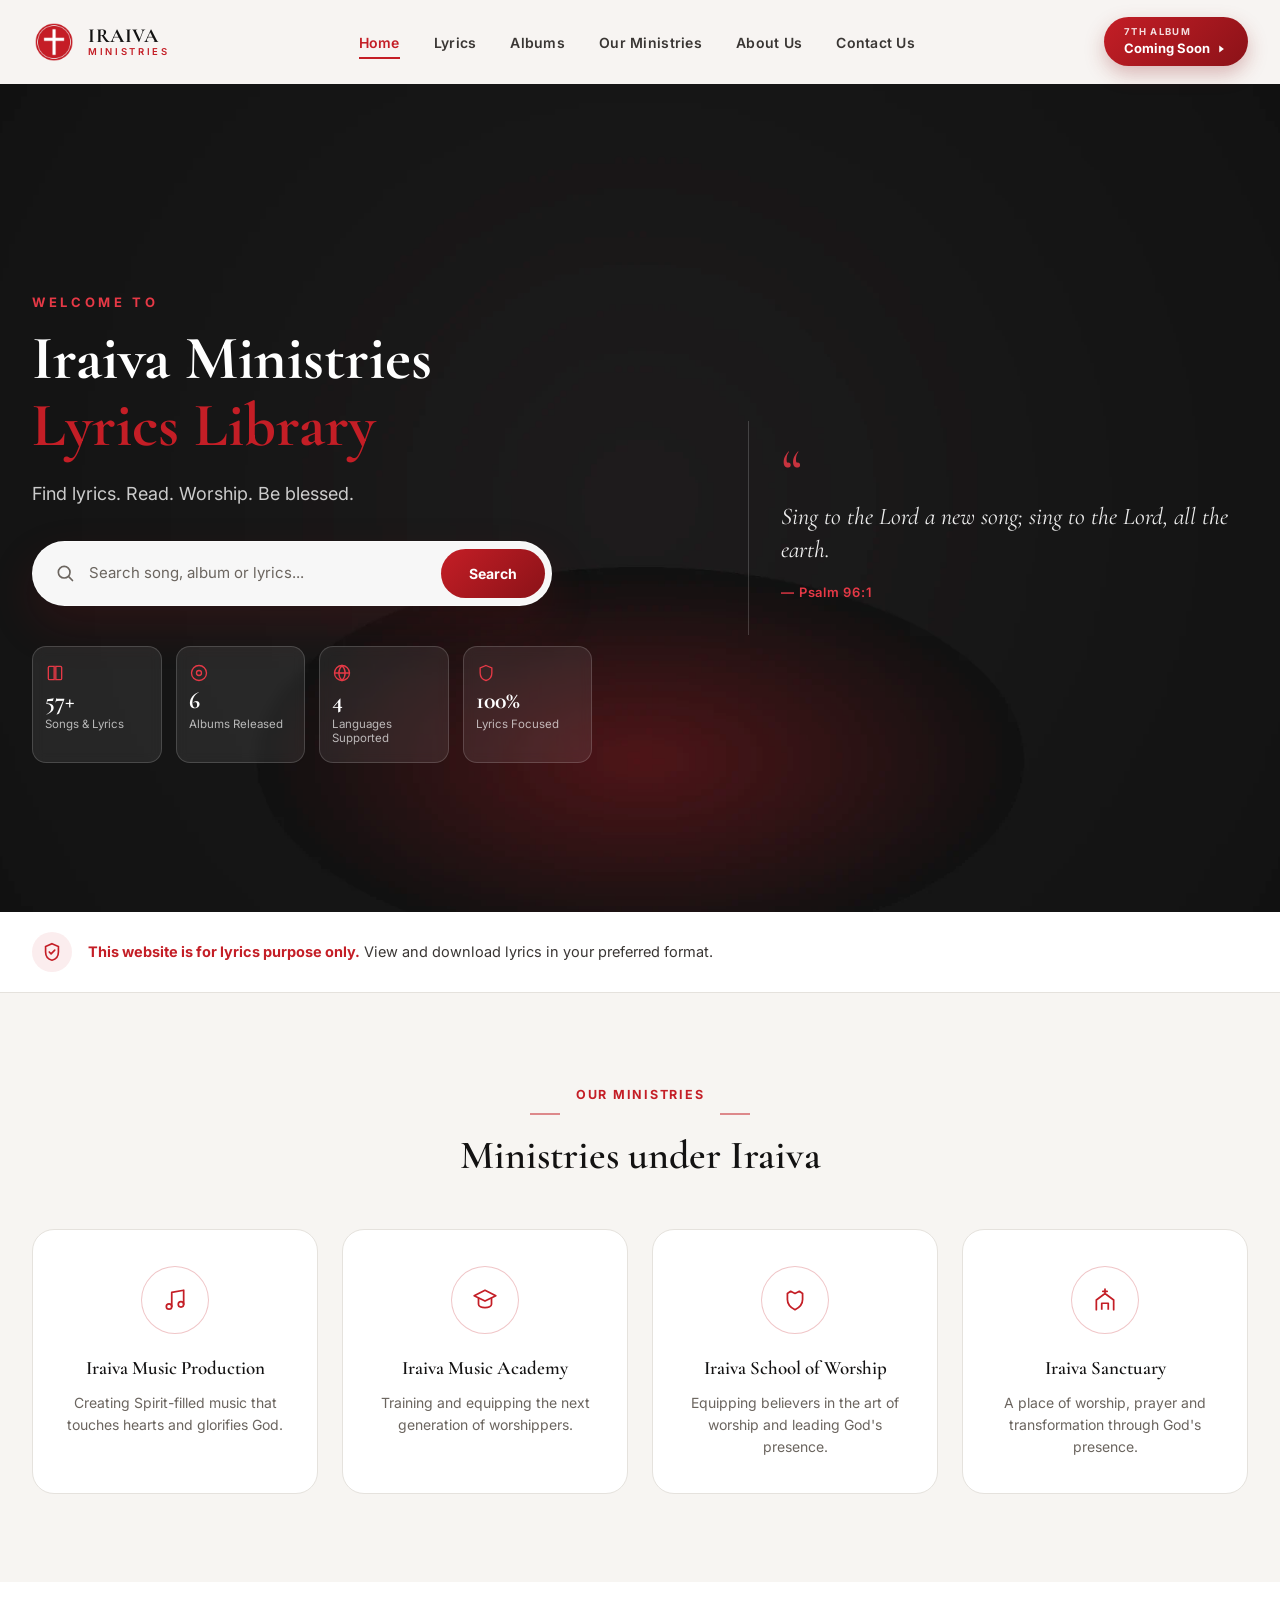
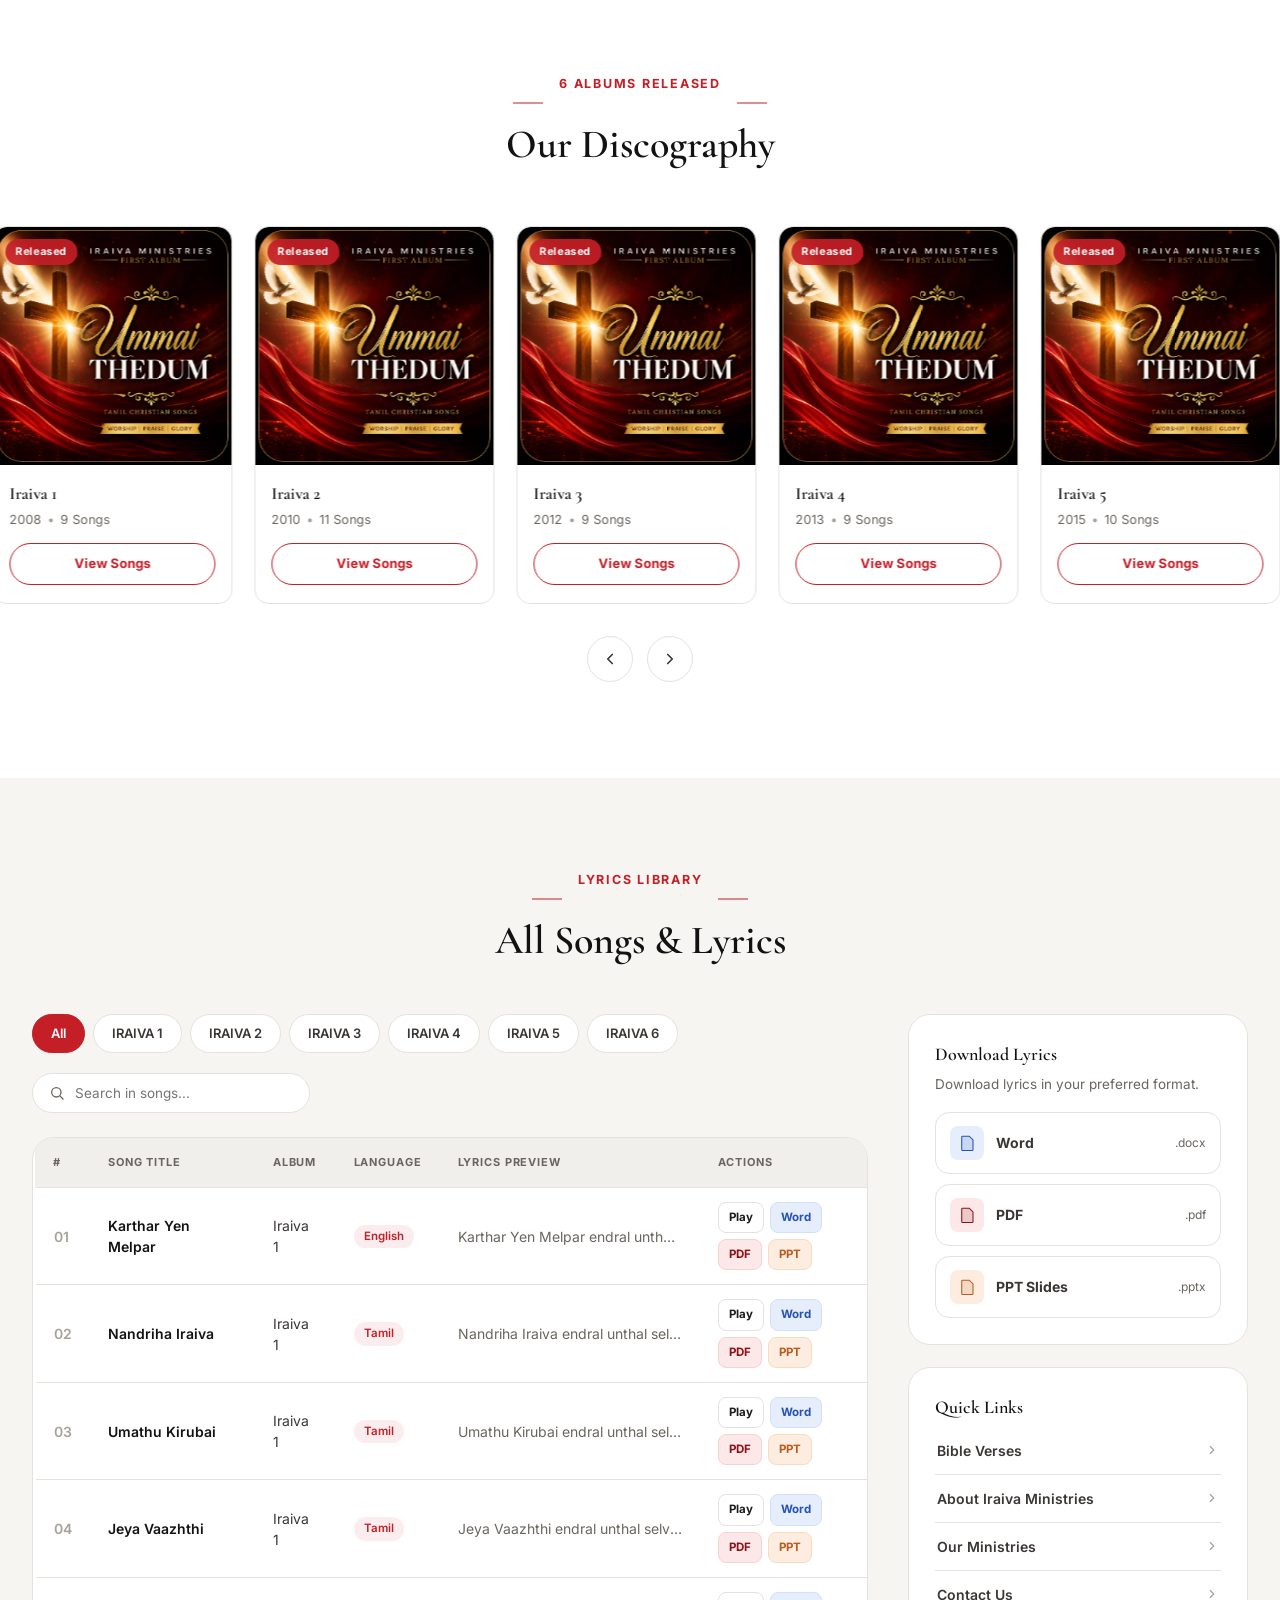
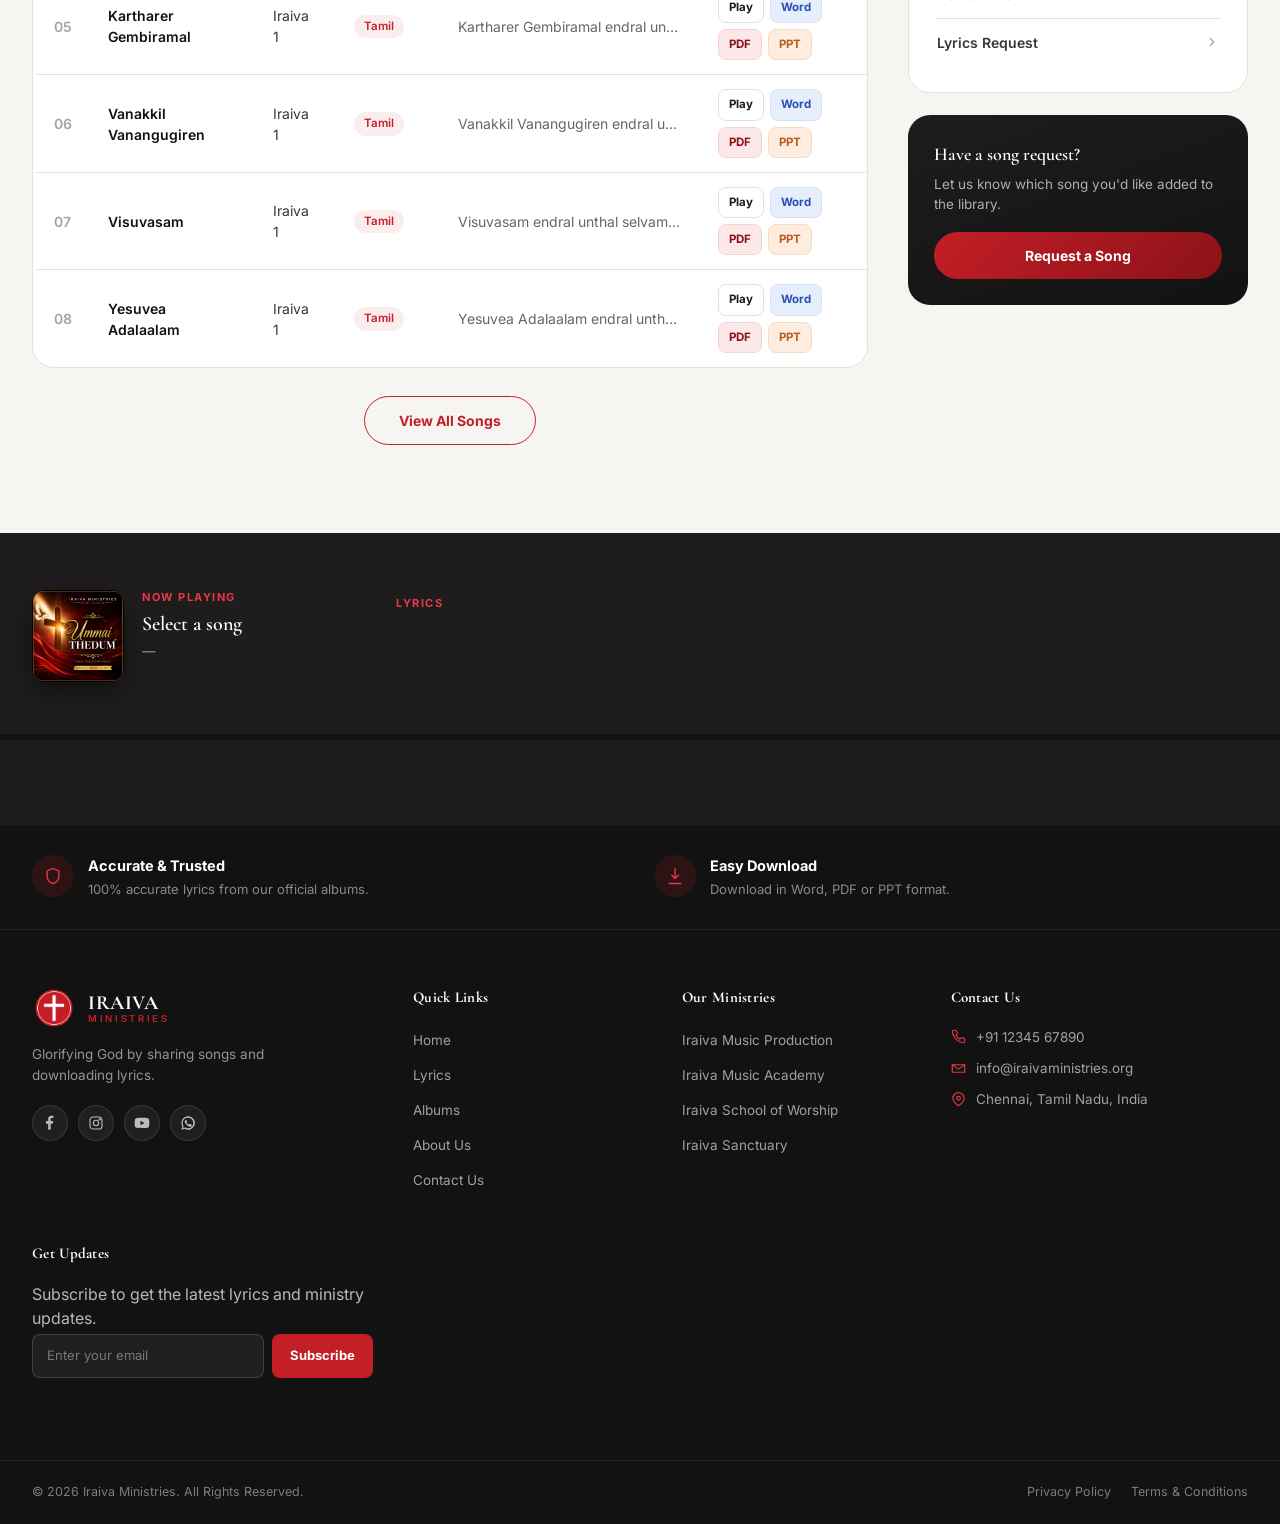
<file: index.html>
<!DOCTYPE html>
<html lang="en">
<head>
<meta charset="UTF-8">
<meta name="viewport" content="width=device-width, initial-scale=1.0">
<title>Iraiva Ministries — Lyrics Library</title>
<meta name="description" content="Find lyrics, read, worship and be blessed. The official lyrics library of Iraiva Ministries.">
<link rel="icon" type="image/webp" href="assets/images/iraiva-logo.webp">
<link rel="preconnect" href="https://fonts.googleapis.com">
<link href="https://fonts.googleapis.com/css2?family=Cormorant+Garamond:ital,wght@0,500;0,600;0,700;1,500&family=Inter:wght@400;500;600;700;800&display=swap" rel="stylesheet">
<link rel="stylesheet" href="style.css">
</head>
<body>

<!-- ============ SKIP LINK ============ -->
<a class="skip-link" href="#main">Skip to content</a>

<!-- ============ HEADER ============ -->
<header class="site-header" id="siteHeader">
  <div class="header-inner">
    <a href="#home" class="brand" aria-label="Iraiva Ministries home">
      <img src="assets/images/iraiva-logo.webp" alt="Iraiva Ministries logo" class="brand-logo" width="48" height="48">
      <span class="brand-name">IRAIVA<small>MINISTRIES</small></span>
    </a>

    <nav class="main-nav" id="mainNav" aria-label="Primary">
      <ul>
        <li><a href="#home" class="nav-link active">Home</a></li>
        <li><a href="#lyrics" class="nav-link">Lyrics</a></li>
        <li><a href="#albums" class="nav-link">Albums</a></li>
        <li><a href="#ministries" class="nav-link">Our Ministries</a></li>
        <li><a href="#about" class="nav-link">About Us</a></li>
        <li><a href="#contact" class="nav-link">Contact Us</a></li>
      </ul>
    </nav>

    <div class="header-actions">
      <a href="#albums" class="cta-pill">
        <span class="cta-pill-top">7th Album</span>
        <span class="cta-pill-bottom">Coming Soon <svg width="14" height="14" viewBox="0 0 24 24" fill="none"><path d="M9 18V6l8 6-8 6z" fill="currentColor"/></svg></span>
      </a>
      <button class="menu-toggle" id="menuToggle" aria-label="Toggle navigation menu" aria-expanded="false" aria-controls="mainNav">
        <span></span><span></span><span></span>
      </button>
    </div>
  </div>
</header>

<main id="main">

  <!-- ============ HERO ============ -->
  <section class="hero" id="home">
    <div class="hero-media">
      <video class="hero-video" id="heroVideo" autoplay muted loop playsinline poster="assets/images/hero-poster.webp">
        <source src="assets/videos/hero-background.mp4" type="video/mp4">
      </video>
      <div class="hero-overlay"></div>
    </div>

    <div class="hero-content">
      <div class="hero-left">
        <p class="eyebrow">Welcome to</p>
        <h1 class="hero-title">
          Iraiva Ministries<br>
          <span class="text-accent">Lyrics Library</span>
        </h1>
        <p class="hero-subtitle">Find lyrics. Read. Worship. Be blessed.</p>

        <form class="search-box" id="heroSearchForm" role="search">
          <label for="heroSearchInput" class="visually-hidden">Search song, album or lyrics</label>
          <svg class="search-icon" width="20" height="20" viewBox="0 0 24 24" fill="none" aria-hidden="true"><circle cx="11" cy="11" r="7" stroke="currentColor" stroke-width="2"/><path d="M21 21l-4.3-4.3" stroke="currentColor" stroke-width="2" stroke-linecap="round"/></svg>
          <input type="text" id="heroSearchInput" placeholder="Search song, album or lyrics...">
          <button type="submit" class="btn-search">Search</button>
        </form>

        <div class="stats-row" id="statsRow"></div>
      </div>

      <aside class="hero-right" aria-label="Scripture verse">
        <span class="quote-mark" aria-hidden="true">&ldquo;</span>
        <blockquote>
          <p>Sing to the Lord a new song; sing to the Lord, all the earth.</p>
          <cite>— Psalm 96:1</cite>
        </blockquote>
      </aside>
    </div>
  </section>

  <!-- ============ NOTICE STRIP ============ -->
  <section class="notice-strip">
    <div class="container notice-inner">
      <span class="notice-icon" aria-hidden="true">
        <svg width="22" height="22" viewBox="0 0 24 24" fill="none"><path d="M12 3l7 3v6c0 4.5-3 8-7 9-4-1-7-4.5-7-9V6l7-3z" stroke="currentColor" stroke-width="1.8"/><path d="M9 12l2 2 4-4" stroke="currentColor" stroke-width="1.8" stroke-linecap="round" stroke-linejoin="round"/></svg>
      </span>
      <p><strong>This website is for lyrics purpose only.</strong> View and download lyrics in your preferred format.</p>
    </div>
  </section>

  <!-- ============ OUR MINISTRIES ============ -->
  <section class="ministries" id="ministries">
    <div class="container">
      <div class="section-heading">
        <span class="section-tag">Our Ministries</span>
        <h2>Ministries under Iraiva</h2>
      </div>

      <div class="ministries-grid" id="ministriesGrid"></div>
    </div>
  </section>

  <!-- ============ ALBUMS ============ -->
  <section class="albums" id="albums">
    <div class="container">
      <div class="section-heading">
        <span class="section-tag" id="albumsCountTag">6 Albums Released</span>
        <h2>Our Discography</h2>
      </div>
    </div>

    <div class="album-slider-viewport">
      <div class="album-slider-track" id="albumSliderTrack" tabindex="0" aria-label="Album carousel, scrollable"></div>
    </div>

    <div class="container">
      <div class="slider-controls">
        <button class="slider-btn" id="sliderPrev" aria-label="Previous albums">
          <svg width="18" height="18" viewBox="0 0 24 24" fill="none"><path d="M15 18l-6-6 6-6" stroke="currentColor" stroke-width="2.2" stroke-linecap="round" stroke-linejoin="round"/></svg>
        </button>
        <button class="slider-btn" id="sliderNext" aria-label="Next albums">
          <svg width="18" height="18" viewBox="0 0 24 24" fill="none"><path d="M9 18l6-6-6-6" stroke="currentColor" stroke-width="2.2" stroke-linecap="round" stroke-linejoin="round"/></svg>
        </button>
      </div>
    </div>
  </section>

  <!-- ============ ALL SONGS & LYRICS ============ -->
  <section class="songs-section" id="lyrics">
    <div class="container">
      <div class="section-heading">
        <span class="section-tag">Lyrics Library</span>
        <h2>All Songs &amp; Lyrics</h2>
      </div>

      <div class="songs-layout">
        <div class="songs-main">

          <div class="songs-toolbar">
            <div class="filter-tabs" id="filterTabs" role="tablist" aria-label="Filter songs by album"></div>
            <div class="table-search">
              <svg width="16" height="16" viewBox="0 0 24 24" fill="none" aria-hidden="true"><circle cx="11" cy="11" r="7" stroke="currentColor" stroke-width="2"/><path d="M21 21l-4.3-4.3" stroke="currentColor" stroke-width="2" stroke-linecap="round"/></svg>
              <input type="text" id="tableSearchInput" placeholder="Search in songs...">
            </div>
          </div>

          <div class="songs-table-wrap">
            <table class="songs-table" id="songsTable">
              <thead>
                <tr>
                  <th class="col-num">#</th>
                  <th class="col-title">Song Title</th>
                  <th class="col-album">Album</th>
                  <th class="col-lang">Language</th>
                  <th class="col-preview">Lyrics Preview</th>
                  <th class="col-actions">Actions</th>
                </tr>
              </thead>
              <tbody id="songsTableBody"></tbody>
            </table>
          </div>

          <div class="songs-cards" id="songsCards"></div>

          <div class="view-all-wrap">
            <button class="btn-outline" id="viewAllBtn">View All Songs</button>
          </div>
        </div>

        <aside class="songs-sidebar">
          <div class="sidebar-card download-card">
            <h3>Download Lyrics</h3>
            <p>Download lyrics in your preferred format.</p>
            <div class="download-list">
              <button class="download-row" data-format="word">
                <span class="dl-icon dl-word" aria-hidden="true">
                  <svg width="18" height="18" viewBox="0 0 24 24" fill="none"><path d="M6 3h9l5 5v13a1 1 0 0 1-1 1H6a1 1 0 0 1-1-1V4a1 1 0 0 1 1-1z" fill="currentColor" opacity="0.15"/><path d="M6 3h9l5 5v13a1 1 0 0 1-1 1H6a1 1 0 0 1-1-1V4a1 1 0 0 1 1-1z" stroke="currentColor" stroke-width="1.4"/></svg>
                </span>
                <span class="dl-label">Word</span>
                <span class="dl-ext">.docx</span>
              </button>
              <button class="download-row" data-format="pdf">
                <span class="dl-icon dl-pdf" aria-hidden="true">
                  <svg width="18" height="18" viewBox="0 0 24 24" fill="none"><path d="M6 3h9l5 5v13a1 1 0 0 1-1 1H6a1 1 0 0 1-1-1V4a1 1 0 0 1 1-1z" fill="currentColor" opacity="0.15"/><path d="M6 3h9l5 5v13a1 1 0 0 1-1 1H6a1 1 0 0 1-1-1V4a1 1 0 0 1 1-1z" stroke="currentColor" stroke-width="1.4"/></svg>
                </span>
                <span class="dl-label">PDF</span>
                <span class="dl-ext">.pdf</span>
              </button>
              <button class="download-row" data-format="ppt">
                <span class="dl-icon dl-ppt" aria-hidden="true">
                  <svg width="18" height="18" viewBox="0 0 24 24" fill="none"><path d="M6 3h9l5 5v13a1 1 0 0 1-1 1H6a1 1 0 0 1-1-1V4a1 1 0 0 1 1-1z" fill="currentColor" opacity="0.15"/><path d="M6 3h9l5 5v13a1 1 0 0 1-1 1H6a1 1 0 0 1-1-1V4a1 1 0 0 1 1-1z" stroke="currentColor" stroke-width="1.4"/></svg>
                </span>
                <span class="dl-label">PPT Slides</span>
                <span class="dl-ext">.pptx</span>
              </button>
            </div>
          </div>

          <div class="sidebar-card">
            <h3>Quick Links</h3>
            <ul class="quick-links">
              <li><a href="#">Bible Verses <svg width="14" height="14" viewBox="0 0 24 24" fill="none"><path d="M9 18l6-6-6-6" stroke="currentColor" stroke-width="2" stroke-linecap="round" stroke-linejoin="round"/></svg></a></li>
              <li><a href="#about">About Iraiva Ministries <svg width="14" height="14" viewBox="0 0 24 24" fill="none"><path d="M9 18l6-6-6-6" stroke="currentColor" stroke-width="2" stroke-linecap="round" stroke-linejoin="round"/></svg></a></li>
              <li><a href="#ministries">Our Ministries <svg width="14" height="14" viewBox="0 0 24 24" fill="none"><path d="M9 18l6-6-6-6" stroke="currentColor" stroke-width="2" stroke-linecap="round" stroke-linejoin="round"/></svg></a></li>
              <li><a href="#contact">Contact Us <svg width="14" height="14" viewBox="0 0 24 24" fill="none"><path d="M9 18l6-6-6-6" stroke="currentColor" stroke-width="2" stroke-linecap="round" stroke-linejoin="round"/></svg></a></li>
              <li><a href="#">Lyrics Request <svg width="14" height="14" viewBox="0 0 24 24" fill="none"><path d="M9 18l6-6-6-6" stroke="currentColor" stroke-width="2" stroke-linecap="round" stroke-linejoin="round"/></svg></a></li>
            </ul>
          </div>

          <div class="sidebar-card request-card">
            <h3>Have a song request?</h3>
            <p>Let us know which song you'd like added to the library.</p>
            <button class="btn-solid full-width" id="requestSongBtn">Request a Song</button>
          </div>
        </aside>
      </div>
    </div>
  </section>

  <!-- ============ NOW PLAYING ============ -->
  <section class="now-playing" id="nowPlaying">
    <div class="container now-playing-inner">
      <div class="np-left">
        <img id="npCover" src="assets/images/album-1.webp" alt="" class="np-cover">
        <div class="np-meta">
          <p class="np-eyebrow">Now Playing</p>
          <h3 id="npTitle">Select a song</h3>
          <p id="npAlbum" class="np-album">—</p>
          <p id="npStatus" class="np-status" aria-live="polite"></p>
        </div>
      </div>
      <div class="np-lyrics">
        <span class="np-lyrics-tag">Lyrics</span>
        <ol id="npLyricsList" class="np-lyrics-list"></ol>
      </div>
    </div>
  </section>

</main>

<!-- ============ STICKY MUSIC PLAYER ============ -->
<div class="player-bar" id="playerBar">
  <audio id="audioPlayer" preload="none"></audio>
  <div class="player-inner">
    <div class="player-track">
      <img id="playerCover" src="assets/images/album-1.webp" alt="" class="player-cover">
      <div class="player-track-text">
        <p id="playerTitle" class="player-title">No song selected</p>
        <p id="playerAlbum" class="player-album">—</p>
        <p id="playerStatus" class="player-status" aria-live="polite"></p>
      </div>
    </div>

    <div class="player-controls">
      <div class="player-buttons">
        <button class="player-btn" id="prevBtn" aria-label="Previous song">
          <svg width="18" height="18" viewBox="0 0 24 24" fill="currentColor"><path d="M6 6h2v12H6zM20 6L10 12l10 6z"/></svg>
        </button>
        <button class="player-btn player-btn-main" id="playBtn" aria-label="Play">
          <svg id="playIcon" width="18" height="18" viewBox="0 0 24 24" fill="currentColor"><path d="M8 5v14l11-7z"/></svg>
        </button>
        <button class="player-btn" id="nextBtn" aria-label="Next song">
          <svg width="18" height="18" viewBox="0 0 24 24" fill="currentColor"><path d="M18 6h-2v12h2zM4 6l10 6L4 18z"/></svg>
        </button>
      </div>
      <div class="player-progress-row">
        <span id="currentTime" class="player-time">0:00</span>
        <input type="range" id="progressBar" class="progress-bar" value="0" min="0" max="100" aria-label="Seek">
        <span id="duration" class="player-time">0:00</span>
      </div>
    </div>

    <div class="player-volume">
      <button class="mute-btn" id="muteBtn" aria-label="Mute" type="button">
        <svg id="volumeIcon" width="18" height="18" viewBox="0 0 24 24" fill="currentColor" aria-hidden="true"><path d="M4 9v6h4l5 5V4L8 9H4z"/></svg>
      </button>
      <input type="range" id="volumeBar" class="volume-bar" value="80" min="0" max="100" aria-label="Volume">
    </div>
  </div>
</div>

<!-- ============ FOOTER ============ -->
<footer class="site-footer">
  <div class="container footer-top">
    <div class="footer-badge">
      <span class="badge-icon" aria-hidden="true">
        <svg width="20" height="20" viewBox="0 0 24 24" fill="none"><path d="M12 3l7 3v6c0 4.5-3 8-7 9-4-1-7-4.5-7-9V6l7-3z" stroke="currentColor" stroke-width="1.6"/></svg>
      </span>
      <div><strong>Accurate &amp; Trusted</strong><p>100% accurate lyrics from our official albums.</p></div>
    </div>
    <div class="footer-badge">
      <span class="badge-icon" aria-hidden="true">
        <svg width="20" height="20" viewBox="0 0 24 24" fill="none"><path d="M12 3v12m0 0l-4-4m4 4l4-4M5 21h14" stroke="currentColor" stroke-width="1.6" stroke-linecap="round" stroke-linejoin="round"/></svg>
      </span>
      <div><strong>Easy Download</strong><p>Download in Word, PDF or PPT format.</p></div>
    </div>
  </div>

  <div class="container footer-main">
    <div class="footer-col footer-brand">
      <a href="#home" class="brand">
        <img src="assets/images/iraiva-logo.webp" alt="Iraiva Ministries logo" class="brand-logo" width="44" height="44">
        <span class="brand-name">IRAIVA<small>MINISTRIES</small></span>
      </a>
      <p>Glorifying God by sharing songs and downloading lyrics.</p>
      <div class="social-row">
        <a href="#" id="socialFacebookLink" aria-label="Facebook" class="social-icon"><svg width="16" height="16" viewBox="0 0 24 24" fill="currentColor"><path d="M13 22v-9h3l1-4h-4V6.5C13 5.4 13.4 4.6 15 4.6h2V1.1C16.6 1 15.5 1 14.2 1 11.3 1 9.3 2.7 9.3 5.9V9H6v4h3.3v9H13z"/></svg></a>
        <a href="#" id="socialInstagramLink" aria-label="Instagram" class="social-icon"><svg width="16" height="16" viewBox="0 0 24 24" fill="none" stroke="currentColor" stroke-width="1.6"><rect x="3" y="3" width="18" height="18" rx="5"/><circle cx="12" cy="12" r="4"/><circle cx="17.5" cy="6.5" r="1"/></svg></a>
        <a href="#" id="socialYoutubeLink" aria-label="YouTube" class="social-icon"><svg width="16" height="16" viewBox="0 0 24 24" fill="currentColor"><path d="M23 12s0-3.6-.5-5.2c-.3-1-1-1.7-2-2C18.9 4.3 12 4.3 12 4.3s-6.9 0-8.5.5c-1 .3-1.7 1-2 2C1 8.4 1 12 1 12s0 3.6.5 5.2c.3 1 1 1.7 2 2 1.6.5 8.5.5 8.5.5s6.9 0 8.5-.5c1-.3 1.7-1 2-2 .5-1.6.5-5.2.5-5.2zM9.7 15.5v-7l6.2 3.5-6.2 3.5z"/></svg></a>
        <a href="#" aria-label="WhatsApp" class="social-icon"><svg width="16" height="16" viewBox="0 0 24 24" fill="currentColor"><path d="M12 2a10 10 0 0 0-8.6 15L2 22l5.2-1.4A10 10 0 1 0 12 2zm0 18a8 8 0 0 1-4.1-1.1l-.3-.2-3 .8.8-2.9-.2-.3A8 8 0 1 1 12 20zm4.4-6c-.2-.1-1.4-.7-1.6-.8-.2-.1-.4-.1-.5.1s-.6.8-.7.9-.2.2-.4.1a6.5 6.5 0 0 1-3.3-2.9c-.2-.4.2-.4.6-1.2.1-.2 0-.3 0-.5s-.5-1.3-.7-1.7-.4-.4-.5-.4h-.5a1 1 0 0 0-.7.3 3 3 0 0 0-.9 2.2c0 1.3.9 2.6 1.1 2.8.1.2 1.9 2.9 4.6 4 .6.3 1.1.4 1.5.6.6.2 1.2.1 1.6 0 .5-.1 1.4-.6 1.6-1.1.2-.5.2-1 .1-1.1s-.2-.2-.4-.3z"/></svg></a>
      </div>
    </div>

    <div class="footer-col">
      <h4>Quick Links</h4>
      <ul>
        <li><a href="#home">Home</a></li>
        <li><a href="#lyrics">Lyrics</a></li>
        <li><a href="#albums">Albums</a></li>
        <li><a href="#about">About Us</a></li>
        <li><a href="#contact">Contact Us</a></li>
      </ul>
    </div>

    <div class="footer-col">
      <h4>Our Ministries</h4>
      <ul id="footerMinistries"></ul>
    </div>

    <div class="footer-col">
      <h4>Contact Us</h4>
      <ul class="contact-list">
        <li><svg width="15" height="15" viewBox="0 0 24 24" fill="none" stroke="currentColor" stroke-width="1.8"><path d="M22 16.9v3a2 2 0 0 1-2.2 2 19.8 19.8 0 0 1-8.6-3 19.5 19.5 0 0 1-6-6 19.8 19.8 0 0 1-3-8.7A2 2 0 0 1 4.1 2h3a2 2 0 0 1 2 1.7c.1 1 .3 2 .7 3a2 2 0 0 1-.5 2.1L8 10a16 16 0 0 0 6 6l1.2-1.3a2 2 0 0 1 2.1-.5c1 .4 2 .6 3 .7a2 2 0 0 1 1.7 2z"/></svg><span id="contactPhoneText">+91 12345 67890</span></li>
        <li><svg width="15" height="15" viewBox="0 0 24 24" fill="none" stroke="currentColor" stroke-width="1.8"><path d="M4 4h16v16H4z" opacity="0"/><path d="M22 6l-10 7L2 6"/><path d="M2 6h20v12H2z"/></svg><span id="contactEmailText">info@iraivaministries.org</span></li>
        <li><svg width="15" height="15" viewBox="0 0 24 24" fill="none" stroke="currentColor" stroke-width="1.8"><path d="M21 10c0 6-9 12-9 12s-9-6-9-12a9 9 0 1 1 18 0z"/><circle cx="12" cy="10" r="3"/></svg><span id="contactLocationText">Chennai, Tamil Nadu, India</span></li>
      </ul>
    </div>

    <div class="footer-col footer-newsletter">
      <h4>Get Updates</h4>
      <p>Subscribe to get the latest lyrics and ministry updates.</p>
      <form class="newsletter-form" id="newsletterForm">
        <label for="newsletterEmail" class="visually-hidden">Email address</label>
        <input type="email" id="newsletterEmail" placeholder="Enter your email" required>
        <button type="submit">Subscribe</button>
      </form>
      <p class="newsletter-msg" id="newsletterMsg" role="status" aria-live="polite"></p>
    </div>
  </div>

  <div class="container footer-bottom">
    <p>&copy; <span id="footerYear"></span> <span id="footerCopyrightText">Iraiva Ministries. All Rights Reserved.</span></p>
    <div class="footer-legal">
      <a href="#">Privacy Policy</a>
      <a href="#">Terms &amp; Conditions</a>
    </div>
  </div>
</footer>

<!-- ============ REQUEST SONG MODAL ============ -->
<div class="modal-overlay" id="modalOverlay">
  <div class="modal-box" role="dialog" aria-modal="true" aria-labelledby="modalTitle">
    <button class="modal-close" id="modalClose" aria-label="Close dialog">&times;</button>
    <h3 id="modalTitle">Request a Song</h3>
    <p>Tell us the song and album, and our team will add it to the library.</p>
    <form id="requestForm">
      <label for="reqSong" class="visually-hidden">Song name</label>
      <input type="text" id="reqSong" placeholder="Song name" required>
      <label for="reqAlbum" class="visually-hidden">Album (optional)</label>
      <input type="text" id="reqAlbum" placeholder="Album (optional)">
      <button type="submit" class="btn-solid full-width">Submit Request</button>
    </form>
  </div>
</div>

<script src="assets/js/data.js"></script>
<script src="assets/js/song-documents.js"></script>
<script src="assets/js/song-lyrics.js"></script>
<script src="assets/js/requests-data.js"></script>
<script src="assets/js/settings-data.js"></script>
<script src="assets/js/settings-apply.js"></script>
<script src="script.js"></script>
</body>
</html>
</file>
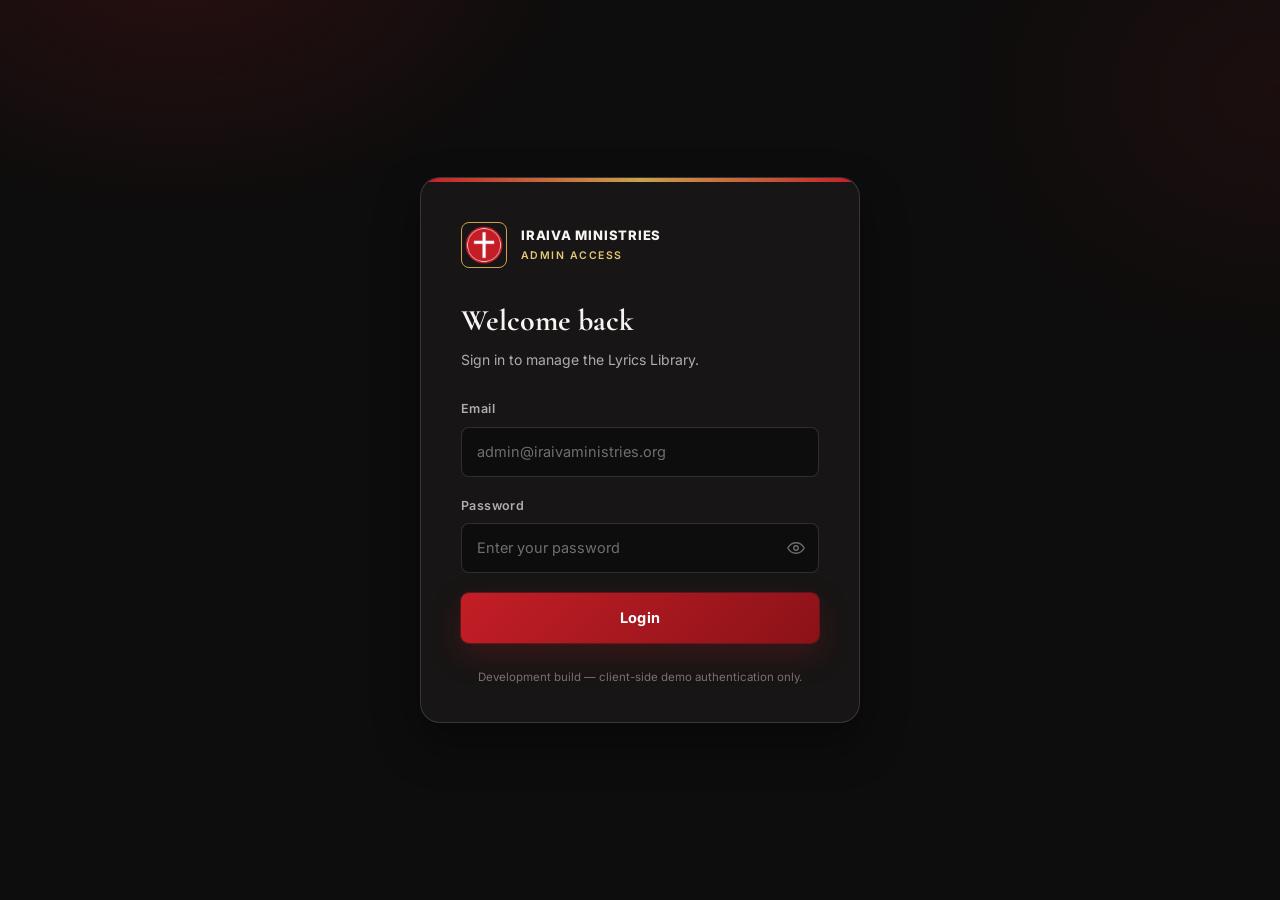
<file: admin/index.html>
<!DOCTYPE html>
<html lang="en">
<head>
<meta charset="UTF-8">
<meta name="viewport" content="width=device-width, initial-scale=1.0">
<title>Dashboard — Iraiva Ministries Admin</title>
<meta name="robots" content="noindex, nofollow">
<script src="auth.js"></script>
<link rel="icon" type="image/webp" href="../assets/images/iraiva-logo.webp">
<link rel="preconnect" href="https://fonts.googleapis.com">
<link href="https://fonts.googleapis.com/css2?family=Cormorant+Garamond:ital,wght@0,500;0,600;0,700;1,500&family=Inter:wght@400;500;600;700;800&display=swap" rel="stylesheet">
<link rel="stylesheet" href="admin.css">
</head>
<body class="admin-body">

<div class="admin-shell" id="adminShell">

  <!-- ============ SIDEBAR ============ -->
  <aside class="sidebar" id="sidebar">
    <div class="sidebar-brand">
      <img src="../assets/images/iraiva-logo.webp" alt="Iraiva Ministries logo">
      <div class="sidebar-brand-text">
        <strong>IRAIVA MINISTRIES</strong>
        <small>LYRICS LIBRARY ADMIN</small>
      </div>
    </div>

    <nav class="sidebar-nav" aria-label="Admin navigation">
      <a class="nav-item active" href="index.html">
        <svg viewBox="0 0 24 24" fill="none" stroke-width="1.8" stroke-linecap="round" stroke-linejoin="round"><rect x="3" y="3" width="7" height="9" rx="1.5"/><rect x="14" y="3" width="7" height="5" rx="1.5"/><rect x="14" y="12" width="7" height="9" rx="1.5"/><rect x="3" y="16" width="7" height="5" rx="1.5"/></svg>
        <span>Dashboard</span>
      </a>
      <a class="nav-item" href="albums.html">
        <svg viewBox="0 0 24 24" fill="none" stroke-width="1.8" stroke-linecap="round" stroke-linejoin="round"><rect x="3" y="3" width="18" height="18" rx="2"/><circle cx="8.5" cy="9" r="1.5"/><path d="M21 15l-5-5-9 9"/></svg>
        <span>Albums</span>
      </a>
      <a class="nav-item" href="songs.html">
        <svg viewBox="0 0 24 24" fill="none" stroke-width="1.8" stroke-linecap="round" stroke-linejoin="round"><path d="M9 18V5l11-2v13"/><circle cx="6" cy="18" r="3"/><circle cx="17" cy="16" r="3"/></svg>
        <span>Songs &amp; Lyrics</span>
      </a>
      <a class="nav-item" href="#">
        <svg viewBox="0 0 24 24" fill="none" stroke-width="1.8" stroke-linecap="round" stroke-linejoin="round"><path d="M12 3v12"/><path d="M8 11l4 4 4-4"/><path d="M4 17v2a2 2 0 002 2h12a2 2 0 002-2v-2"/></svg>
        <span>Audio Library</span>
      </a>
      <a class="nav-item" href="#">
        <svg viewBox="0 0 24 24" fill="none" stroke-width="1.8" stroke-linecap="round" stroke-linejoin="round"><path d="M14 2H6a2 2 0 00-2 2v16a2 2 0 002 2h12a2 2 0 002-2V8z"/><path d="M14 2v6h6"/><path d="M9 15h6"/><path d="M9 11h6"/></svg>
        <span>Documents</span>
      </a>
      <a class="nav-item" href="#">
        <svg viewBox="0 0 24 24" fill="none" stroke-width="1.8" stroke-linecap="round" stroke-linejoin="round"><circle cx="12" cy="12" r="9"/><path d="M3 12h18"/><path d="M12 3a13 13 0 010 18"/><path d="M12 3a13 13 0 000 18"/></svg>
        <span>Languages</span>
      </a>

      <div class="nav-divider"></div>

      <a class="nav-item" href="#">
        <svg viewBox="0 0 24 24" fill="none" stroke-width="1.8" stroke-linecap="round" stroke-linejoin="round"><path d="M3 10l9-7 9 7"/><path d="M5 9v11h14V9"/><path d="M9 20v-6h6v6"/></svg>
        <span>Homepage</span>
      </a>
      <a class="nav-item" href="#">
        <svg viewBox="0 0 24 24" fill="none" stroke-width="1.8" stroke-linecap="round" stroke-linejoin="round"><path d="M12 21s-7-4.6-9.5-9C.6 8.2 2.4 5 5.8 5c1.9 0 3.3 1 4.2 2.3C11 6 12.4 5 14.3 5c3.4 0 5.2 3.2 3.3 7-2.5 4.4-9.5 9-9.5 9z"/></svg>
        <span>Ministries</span>
      </a>
      <a class="nav-item" href="requests.html">
        <svg viewBox="0 0 24 24" fill="none" stroke-width="1.8" stroke-linecap="round" stroke-linejoin="round"><path d="M21 15a2 2 0 01-2 2H7l-4 4V5a2 2 0 012-2h14a2 2 0 012 2z"/></svg>
        <span>Song Requests</span>
      </a>
      <a class="nav-item" href="#">
        <svg viewBox="0 0 24 24" fill="none" stroke-width="1.8" stroke-linecap="round" stroke-linejoin="round"><rect x="3" y="3" width="18" height="18" rx="2"/><circle cx="9" cy="9" r="2"/><path d="M21 15l-5-4-9 8"/></svg>
        <span>Media Library</span>
      </a>
      <a class="nav-item" href="settings.html">
        <svg viewBox="0 0 24 24" fill="none" stroke-width="1.8" stroke-linecap="round" stroke-linejoin="round"><circle cx="12" cy="12" r="3"/><path d="M19.4 15a1.7 1.7 0 00.3 1.9l.1.1a2 2 0 11-2.8 2.8l-.1-.1a1.7 1.7 0 00-1.9-.3 1.7 1.7 0 00-1 1.5V21a2 2 0 11-4 0v-.1a1.7 1.7 0 00-1-1.6 1.7 1.7 0 00-1.9.3l-.1.1a2 2 0 11-2.8-2.8l.1-.1a1.7 1.7 0 00.3-1.9 1.7 1.7 0 00-1.5-1H3a2 2 0 110-4h.1a1.7 1.7 0 001.5-1 1.7 1.7 0 00-.3-1.9l-.1-.1a2 2 0 112.8-2.8l.1.1a1.7 1.7 0 001.9.3H9a1.7 1.7 0 001-1.5V3a2 2 0 114 0v.1a1.7 1.7 0 001 1.5 1.7 1.7 0 001.9-.3l.1-.1a2 2 0 112.8 2.8l-.1.1a1.7 1.7 0 00-.3 1.9V9a1.7 1.7 0 001.5 1h.1a2 2 0 110 4h-.1a1.7 1.7 0 00-1.5 1z"/></svg>
        <span>Settings</span>
      </a>
    </nav>

    <div class="sidebar-footer">
      <a class="sidebar-profile" href="#">
        <span class="sidebar-avatar">A</span>
        <span class="sidebar-profile-text">
          <strong>Admin</strong>
          <small>Super Admin</small>
        </span>
      </a>
      <button class="logout-btn" type="button">
        <svg viewBox="0 0 24 24" fill="none" stroke-width="1.8" stroke-linecap="round" stroke-linejoin="round"><path d="M9 21H5a2 2 0 01-2-2V5a2 2 0 012-2h4"/><path d="M16 17l5-5-5-5"/><path d="M21 12H9"/></svg>
        <span>Logout</span>
      </button>
    </div>
  </aside>

  <div class="sidebar-scrim" id="sidebarScrim"></div>

  <!-- ============ MAIN ============ -->
  <div class="main-wrap">

    <header class="topbar">
      <div class="topbar-left">
        <button class="mobile-menu-btn" id="mobileMenuBtn" aria-label="Open menu">
          <svg viewBox="0 0 24 24" fill="none" stroke-width="1.8" stroke-linecap="round" stroke-linejoin="round"><path d="M3 6h18"/><path d="M3 12h18"/><path d="M3 18h18"/></svg>
        </button>
        <button class="menu-btn" id="collapseBtn" aria-label="Collapse sidebar">
          <svg viewBox="0 0 24 24" fill="none" stroke-width="1.8" stroke-linecap="round" stroke-linejoin="round"><rect x="3" y="4" width="18" height="16" rx="2"/><path d="M9 4v16"/></svg>
        </button>
        <div class="topbar-welcome">
          <strong>Welcome back, Admin!</strong>
          <small>Tuesday, 19 August 2026</small>
        </div>
      </div>

      <div class="topbar-right">
        <label class="search-box">
          <svg viewBox="0 0 24 24" fill="none" stroke-width="2" stroke-linecap="round" stroke-linejoin="round"><circle cx="11" cy="11" r="7"/><path d="M21 21l-4.3-4.3"/></svg>
          <input type="search" placeholder="Search songs, albums…">
        </label>
        <button class="icon-btn" aria-label="Notifications">
          <svg viewBox="0 0 24 24" fill="none" stroke-width="1.8" stroke-linecap="round" stroke-linejoin="round"><path d="M18 8a6 6 0 10-12 0c0 7-3 9-3 9h18s-3-2-3-9"/><path d="M13.7 21a2 2 0 01-3.4 0"/></svg>
          <span class="badge-dot"></span>
        </button>
        <a class="topbar-profile" href="#">
          <span class="sidebar-avatar">A</span>
          <span class="topbar-profile-text">
            <strong>Admin</strong>
            <small>Super Admin</small>
          </span>
        </a>
      </div>
    </header>

    <main class="admin-content">

      <div class="page-heading">
        <h1>Dashboard</h1>
        <p>Welcome back, Admin. Here's what's happening with your ministry today.</p>
      </div>

      <!-- ============ STATS ============ -->
      <section class="dash-section stats-grid" aria-label="Overview statistics">
        <div class="stat-card shine">
          <div class="stat-icon"><svg viewBox="0 0 24 24" fill="none" stroke-width="1.8" stroke-linecap="round" stroke-linejoin="round"><rect x="3" y="3" width="18" height="18" rx="2"/><circle cx="8.5" cy="9" r="1.5"/><path d="M21 15l-5-5-9 9"/></svg></div>
          <div class="stat-value">7</div>
          <div class="stat-label">Total Albums</div>
          <div class="stat-trend"><svg viewBox="0 0 24 24" fill="none" stroke-width="2" stroke-linecap="round" stroke-linejoin="round"><path d="M5 12h14"/></svg>Across every release</div>
        </div>
        <div class="stat-card shine">
          <div class="stat-icon"><svg viewBox="0 0 24 24" fill="none" stroke-width="1.8" stroke-linecap="round" stroke-linejoin="round"><path d="M20 6L9 17l-5-5"/></svg></div>
          <div class="stat-value">6</div>
          <div class="stat-label">Released Albums</div>
          <div class="stat-trend up"><svg viewBox="0 0 24 24" fill="none" stroke-width="2" stroke-linecap="round" stroke-linejoin="round"><path d="M5 12l5 5L20 6"/></svg>Fully published</div>
        </div>
        <div class="stat-card shine">
          <div class="stat-icon"><svg viewBox="0 0 24 24" fill="none" stroke-width="1.8" stroke-linecap="round" stroke-linejoin="round"><circle cx="12" cy="12" r="9"/><path d="M12 7v5l3 3"/></svg></div>
          <div class="stat-value">1</div>
          <div class="stat-label">Coming Soon</div>
          <div class="stat-trend warn"><svg viewBox="0 0 24 24" fill="none" stroke-width="2" stroke-linecap="round" stroke-linejoin="round"><circle cx="12" cy="12" r="9"/></svg>Iraiva 7 in progress</div>
        </div>
        <div class="stat-card shine">
          <div class="stat-icon"><svg viewBox="0 0 24 24" fill="none" stroke-width="1.8" stroke-linecap="round" stroke-linejoin="round"><path d="M9 18V5l11-2v13"/><circle cx="6" cy="18" r="3"/><circle cx="17" cy="16" r="3"/></svg></div>
          <div class="stat-value">57</div>
          <div class="stat-label">Total Songs</div>
          <div class="stat-trend up"><svg viewBox="0 0 24 24" fill="none" stroke-width="2" stroke-linecap="round" stroke-linejoin="round"><path d="M5 12l5 5L20 6"/></svg>+4 this month</div>
        </div>
        <div class="stat-card shine">
          <div class="stat-icon"><svg viewBox="0 0 24 24" fill="none" stroke-width="1.8" stroke-linecap="round" stroke-linejoin="round"><path d="M4 4h16v16H4z"/><path d="M9 9h6v6H9z"/></svg></div>
          <div class="stat-value">57</div>
          <div class="stat-label">Published Songs</div>
          <div class="stat-trend up"><svg viewBox="0 0 24 24" fill="none" stroke-width="2" stroke-linecap="round" stroke-linejoin="round"><path d="M5 12l5 5L20 6"/></svg>Live on the site</div>
        </div>
        <div class="stat-card shine">
          <div class="stat-icon"><svg viewBox="0 0 24 24" fill="none" stroke-width="1.8" stroke-linecap="round" stroke-linejoin="round"><circle cx="12" cy="12" r="9"/><path d="M3 12h18"/><path d="M12 3a13 13 0 010 18"/><path d="M12 3a13 13 0 000 18"/></svg></div>
          <div class="stat-value">4</div>
          <div class="stat-label">Languages</div>
          <div class="stat-trend">Tamil · English · Telugu · Malayalam</div>
        </div>
        <div class="stat-card shine">
          <div class="stat-icon"><svg viewBox="0 0 24 24" fill="none" stroke-width="1.8" stroke-linecap="round" stroke-linejoin="round"><path d="M12 3v13"/><path d="M7 11l5 5 5-5"/><path d="M4 20h16"/></svg></div>
          <div class="stat-value">2,438</div>
          <div class="stat-label">Downloads</div>
          <div class="stat-trend up"><svg viewBox="0 0 24 24" fill="none" stroke-width="2" stroke-linecap="round" stroke-linejoin="round"><path d="M5 12l5 5L20 6"/></svg>+12% this week</div>
        </div>
        <div class="stat-card shine">
          <div class="stat-icon"><svg viewBox="0 0 24 24" fill="none" stroke-width="1.8" stroke-linecap="round" stroke-linejoin="round"><path d="M21 15a2 2 0 01-2 2H7l-4 4V5a2 2 0 012-2h14a2 2 0 012 2z"/></svg></div>
          <div class="stat-value">9</div>
          <div class="stat-label">Song Requests</div>
          <div class="stat-trend warn"><svg viewBox="0 0 24 24" fill="none" stroke-width="2" stroke-linecap="round" stroke-linejoin="round"><circle cx="12" cy="12" r="9"/></svg>3 awaiting review</div>
        </div>
      </section>

      <!-- ============ QUICK ACTIONS ============ -->
      <section class="dash-section" aria-label="Quick actions">
        <div class="section-head"><h2>Quick Actions</h2></div>
        <div class="actions-grid">
          <a class="action-card shine" href="albums.html">
            <div class="action-icon"><svg viewBox="0 0 24 24" fill="none" stroke-width="1.8" stroke-linecap="round" stroke-linejoin="round"><rect x="3" y="3" width="18" height="18" rx="2"/><path d="M12 8v8"/><path d="M8 12h8"/></svg></div>
            <strong>Add Album</strong>
            <p>Create a new album entry with cover art, year and status.</p>
          </a>
          <a class="action-card shine" href="#">
            <div class="action-icon"><svg viewBox="0 0 24 24" fill="none" stroke-width="1.8" stroke-linecap="round" stroke-linejoin="round"><path d="M9 18V5l11-2v13"/><circle cx="6" cy="18" r="3"/><circle cx="17" cy="16" r="3"/><path d="M12 10l4-1"/></svg></div>
            <strong>Add Song</strong>
            <p>Add a new song with lyrics, language and album assignment.</p>
          </a>
          <a class="action-card shine" href="#">
            <div class="action-icon"><svg viewBox="0 0 24 24" fill="none" stroke-width="1.8" stroke-linecap="round" stroke-linejoin="round"><path d="M12 3v12"/><path d="M8 11l4 4 4-4"/><path d="M4 17v2a2 2 0 002 2h12a2 2 0 002-2v-2"/></svg></div>
            <strong>Upload Audio</strong>
            <p>Add a playable track to the audio library for a song.</p>
          </a>
          <a class="action-card shine" href="#">
            <div class="action-icon"><svg viewBox="0 0 24 24" fill="none" stroke-width="1.8" stroke-linecap="round" stroke-linejoin="round"><path d="M14 2H6a2 2 0 00-2 2v16a2 2 0 002 2h12a2 2 0 002-2V8z"/><path d="M14 2v6h6"/><path d="M12 11v6"/><path d="M9 14h6"/></svg></div>
            <strong>Upload Document</strong>
            <p>Attach a Word, PDF or PPT lyric sheet to a song.</p>
          </a>
          <a class="action-card shine" href="#">
            <div class="action-icon"><svg viewBox="0 0 24 24" fill="none" stroke-width="1.8" stroke-linecap="round" stroke-linejoin="round"><path d="M21 15a2 2 0 01-2 2H7l-4 4V5a2 2 0 012-2h14a2 2 0 012 2z"/><path d="M8 9h8"/><path d="M8 13h5"/></svg></div>
            <strong>Add Song Request</strong>
            <p>Log a request that came in by message, call or in person.</p>
          </a>
          <a class="action-card shine" href="../index.html" target="_blank" rel="noopener">
            <div class="action-icon"><svg viewBox="0 0 24 24" fill="none" stroke-width="1.8" stroke-linecap="round" stroke-linejoin="round"><path d="M2 12s4-7 10-7 10 7 10 7-4 7-10 7-10-7-10-7z"/><circle cx="12" cy="12" r="3"/></svg></div>
            <strong>Preview Website</strong>
            <p>Open the live public site in a new tab to check your changes.</p>
          </a>
        </div>
      </section>

      <!-- ============ ACTIVITY + ALBUMS ============ -->
      <div class="dash-columns">
        <section class="dash-section" aria-label="Recent activity">
          <div class="section-head"><h2>Recent Activity</h2></div>
          <div class="panel">
            <div class="activity-list">
              <div class="activity-item">
                <div class="activity-icon"><svg viewBox="0 0 24 24" fill="none" stroke-width="1.8" stroke-linecap="round" stroke-linejoin="round"><rect x="3" y="3" width="18" height="18" rx="2"/><path d="M12 8v8"/><path d="M8 12h8"/></svg></div>
                <div>
                  <div class="activity-text">Album <strong>"Iraiva 7"</strong> added</div>
                  <div class="activity-time">12 minutes ago</div>
                </div>
              </div>
              <div class="activity-item">
                <div class="activity-icon"><svg viewBox="0 0 24 24" fill="none" stroke-width="1.8" stroke-linecap="round" stroke-linejoin="round"><path d="M12 3v12"/><path d="M8 11l4 4 4-4"/><path d="M4 17v2a2 2 0 002 2h12a2 2 0 002-2v-2"/></svg></div>
                <div>
                  <div class="activity-text">Song audio uploaded to <strong>Iraiva 6</strong></div>
                  <div class="activity-time">48 minutes ago</div>
                </div>
              </div>
              <div class="activity-item">
                <div class="activity-icon"><svg viewBox="0 0 24 24" fill="none" stroke-width="1.8" stroke-linecap="round" stroke-linejoin="round"><path d="M9 18V5l11-2v13"/><circle cx="6" cy="18" r="3"/><circle cx="17" cy="16" r="3"/></svg></div>
                <div>
                  <div class="activity-text">Lyrics updated for <strong>"Sthothira Geetham"</strong></div>
                  <div class="activity-time">2 hours ago</div>
                </div>
              </div>
              <div class="activity-item">
                <div class="activity-icon"><svg viewBox="0 0 24 24" fill="none" stroke-width="1.8" stroke-linecap="round" stroke-linejoin="round"><path d="M14 2H6a2 2 0 00-2 2v16a2 2 0 002 2h12a2 2 0 002-2V8z"/><path d="M14 2v6h6"/></svg></div>
                <div>
                  <div class="activity-text">PDF lyric sheet replaced for <strong>"Visuvasam"</strong></div>
                  <div class="activity-time">5 hours ago</div>
                </div>
              </div>
              <div class="activity-item">
                <div class="activity-icon"><svg viewBox="0 0 24 24" fill="none" stroke-width="1.8" stroke-linecap="round" stroke-linejoin="round"><path d="M21 15a2 2 0 01-2 2H7l-4 4V5a2 2 0 012-2h14a2 2 0 012 2z"/></svg></div>
                <div>
                  <div class="activity-text">New song request received from <strong>Divya R.</strong></div>
                  <div class="activity-time">Yesterday</div>
                </div>
              </div>
              <div class="activity-item">
                <div class="activity-icon"><svg viewBox="0 0 24 24" fill="none" stroke-width="1.8" stroke-linecap="round" stroke-linejoin="round"><path d="M20 6L9 17l-5-5"/></svg></div>
                <div>
                  <div class="activity-text">Album <strong>"Iraiva 6"</strong> published</div>
                  <div class="activity-time">2 days ago</div>
                </div>
              </div>
            </div>
          </div>
        </section>

        <section class="dash-section" aria-label="Album overview">
          <div class="section-head">
            <h2>Album Overview</h2>
            <a class="link-btn" href="albums.html">View All Albums <svg viewBox="0 0 24 24" fill="none" stroke-width="2" stroke-linecap="round" stroke-linejoin="round"><path d="M5 12h14"/><path d="M13 6l6 6-6 6"/></svg></a>
          </div>
          <div class="album-grid">
            <div class="album-card">
              <div class="album-cover"><img src="../assets/images/album-1.webp" alt="Iraiva 1 cover"><span class="album-status released">Released</span></div>
              <div class="album-meta"><strong>Iraiva 1</strong><span>2008</span></div>
            </div>
            <div class="album-card">
              <div class="album-cover"><img src="../assets/images/album-2.webp" alt="Iraiva 2 cover"><span class="album-status released">Released</span></div>
              <div class="album-meta"><strong>Iraiva 2</strong><span>2010</span></div>
            </div>
            <div class="album-card">
              <div class="album-cover"><img src="../assets/images/album-3.webp" alt="Iraiva 3 cover"><span class="album-status released">Released</span></div>
              <div class="album-meta"><strong>Iraiva 3</strong><span>2012</span></div>
            </div>
            <div class="album-card">
              <div class="album-cover"><img src="../assets/images/album-4.webp" alt="Iraiva 4 cover"><span class="album-status released">Released</span></div>
              <div class="album-meta"><strong>Iraiva 4</strong><span>2013</span></div>
            </div>
            <div class="album-card">
              <div class="album-cover"><img src="../assets/images/album-5.webp" alt="Iraiva 5 cover"><span class="album-status released">Released</span></div>
              <div class="album-meta"><strong>Iraiva 5</strong><span>2015</span></div>
            </div>
            <div class="album-card">
              <div class="album-cover"><img src="../assets/images/album-6.webp" alt="Iraiva 6 cover"><span class="album-status released">Released</span></div>
              <div class="album-meta"><strong>Iraiva 6</strong><span>2018</span></div>
            </div>
            <div class="album-card">
              <div class="album-cover"><img src="../assets/images/album-7.webp" alt="Iraiva 7 cover"><span class="album-status coming-soon">Coming Soon</span></div>
              <div class="album-meta"><strong>Iraiva 7</strong><span>TBA</span></div>
            </div>
          </div>
        </section>
      </div>

      <!-- ============ SONG REQUESTS ============ -->
      <section class="dash-section" aria-label="Song requests">
        <div class="section-head">
          <h2>Song Requests</h2>
          <a class="link-btn" href="requests.html">View All Requests <svg viewBox="0 0 24 24" fill="none" stroke-width="2" stroke-linecap="round" stroke-linejoin="round"><path d="M5 12h14"/><path d="M13 6l6 6-6 6"/></svg></a>
        </div>
        <div class="panel table-wrap">
          <table class="data-table">
            <thead>
              <tr><th>Requester</th><th>Song</th><th>Artist</th><th>Status</th><th>Date</th></tr>
            </thead>
            <tbody>
              <tr>
                <td>Divya R.<div class="cell-sub">divya.r@example.com</div></td>
                <td>Anbin Karangal</td>
                <td>Iraiva Ministries</td>
                <td><span class="status-badge new"><span class="status-dot"></span>New</span></td>
                <td>19 Aug 2026</td>
              </tr>
              <tr>
                <td>Samuel J.<div class="cell-sub">samuel.j@example.com</div></td>
                <td>Un Sannidhiyil</td>
                <td>Iraiva Ministries</td>
                <td><span class="status-badge review"><span class="status-dot"></span>In Review</span></td>
                <td>18 Aug 2026</td>
              </tr>
              <tr>
                <td>Grace P.<div class="cell-sub">grace.p@example.com</div></td>
                <td>Sthuthi Paadal</td>
                <td>Iraiva Ministries</td>
                <td><span class="status-badge completed"><span class="status-dot"></span>Completed</span></td>
                <td>17 Aug 2026</td>
              </tr>
              <tr>
                <td>Arun K.<div class="cell-sub">arun.k@example.com</div></td>
                <td>Iraiva Aaradanai</td>
                <td>Iraiva Ministries</td>
                <td><span class="status-badge review"><span class="status-dot"></span>In Review</span></td>
                <td>16 Aug 2026</td>
              </tr>
              <tr>
                <td>Nithya S.<div class="cell-sub">nithya.s@example.com</div></td>
                <td>Deiva Snegam</td>
                <td>Iraiva Ministries</td>
                <td><span class="status-badge new"><span class="status-dot"></span>New</span></td>
                <td>15 Aug 2026</td>
              </tr>
            </tbody>
          </table>
        </div>
      </section>

      <footer class="admin-footer">
        <span>© <span id="footerYear">2026</span> Iraiva Ministries. All rights reserved.</span>
        <span>Version 1.0.0</span>
      </footer>

    </main>
  </div>
</div>

<script src="admin.js"></script>
</body>
</html>
</file>
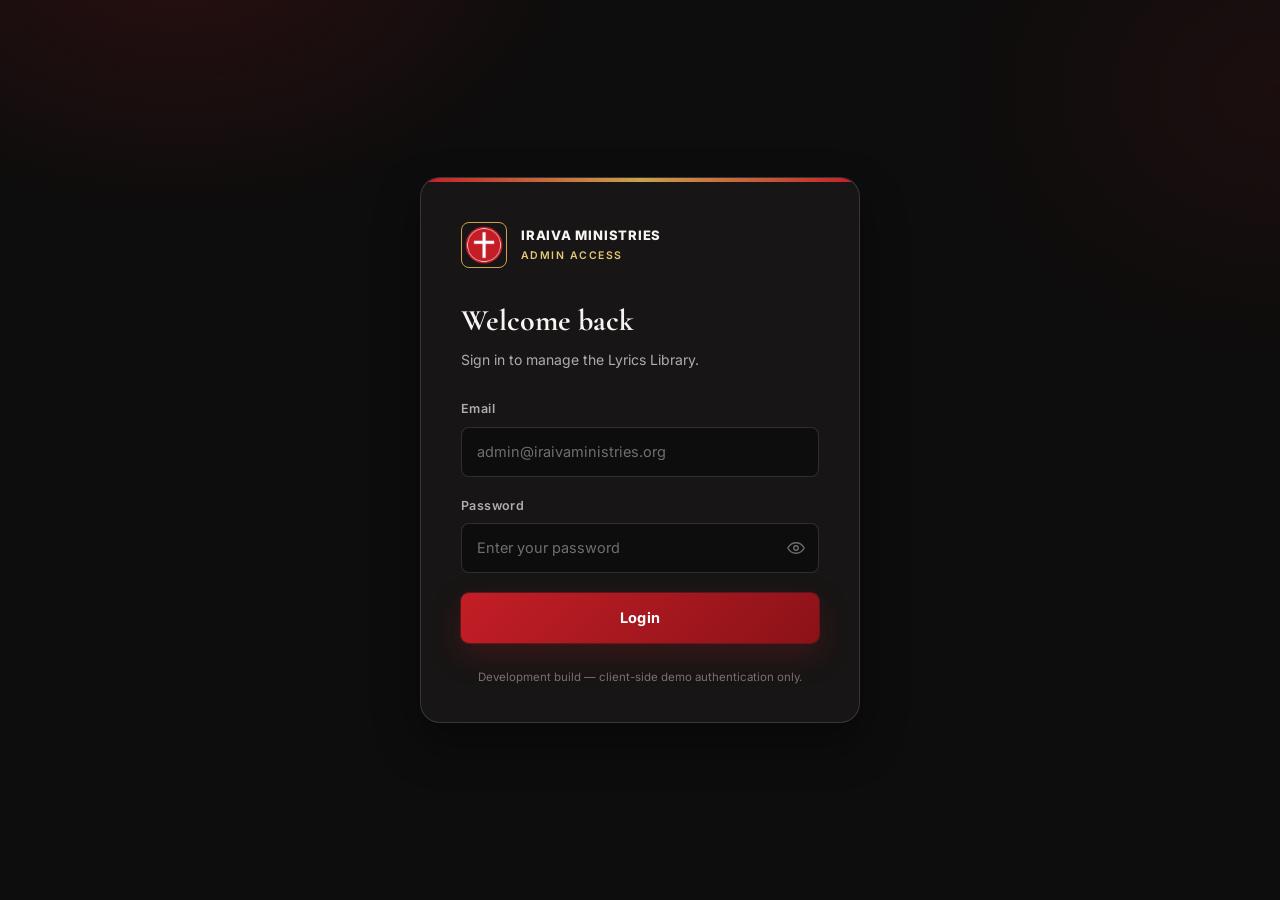
<file: admin/albums.html>
<!DOCTYPE html>
<html lang="en">
<head>
<meta charset="UTF-8">
<meta name="viewport" content="width=device-width, initial-scale=1.0">
<title>Albums — Iraiva Ministries Admin</title>
<meta name="robots" content="noindex, nofollow">
<script src="auth.js"></script>
<link rel="icon" type="image/webp" href="../assets/images/iraiva-logo.webp">
<link rel="preconnect" href="https://fonts.googleapis.com">
<link href="https://fonts.googleapis.com/css2?family=Cormorant+Garamond:ital,wght@0,500;0,600;0,700;1,500&family=Inter:wght@400;500;600;700;800&display=swap" rel="stylesheet">
<link rel="stylesheet" href="admin.css">
<link rel="stylesheet" href="albums.css">
</head>
<body class="admin-body">

<div class="admin-shell" id="adminShell">

  <!-- ============ SIDEBAR (unchanged from STEP 4A dashboard shell) ============ -->
  <aside class="sidebar" id="sidebar">
    <div class="sidebar-brand">
      <img src="../assets/images/iraiva-logo.webp" alt="Iraiva Ministries logo">
      <div class="sidebar-brand-text">
        <strong>IRAIVA MINISTRIES</strong>
        <small>LYRICS LIBRARY ADMIN</small>
      </div>
    </div>

    <nav class="sidebar-nav" aria-label="Admin navigation">
      <a class="nav-item" href="index.html">
        <svg viewBox="0 0 24 24" fill="none" stroke-width="1.8" stroke-linecap="round" stroke-linejoin="round"><rect x="3" y="3" width="7" height="9" rx="1.5"/><rect x="14" y="3" width="7" height="5" rx="1.5"/><rect x="14" y="12" width="7" height="9" rx="1.5"/><rect x="3" y="16" width="7" height="5" rx="1.5"/></svg>
        <span>Dashboard</span>
      </a>
      <a class="nav-item active" href="albums.html">
        <svg viewBox="0 0 24 24" fill="none" stroke-width="1.8" stroke-linecap="round" stroke-linejoin="round"><rect x="3" y="3" width="18" height="18" rx="2"/><circle cx="8.5" cy="9" r="1.5"/><path d="M21 15l-5-5-9 9"/></svg>
        <span>Albums</span>
      </a>
      <a class="nav-item" href="songs.html">
        <svg viewBox="0 0 24 24" fill="none" stroke-width="1.8" stroke-linecap="round" stroke-linejoin="round"><path d="M9 18V5l11-2v13"/><circle cx="6" cy="18" r="3"/><circle cx="17" cy="16" r="3"/></svg>
        <span>Songs &amp; Lyrics</span>
      </a>
      <a class="nav-item" href="#">
        <svg viewBox="0 0 24 24" fill="none" stroke-width="1.8" stroke-linecap="round" stroke-linejoin="round"><path d="M12 3v12"/><path d="M8 11l4 4 4-4"/><path d="M4 17v2a2 2 0 002 2h12a2 2 0 002-2v-2"/></svg>
        <span>Audio Library</span>
      </a>
      <a class="nav-item" href="#">
        <svg viewBox="0 0 24 24" fill="none" stroke-width="1.8" stroke-linecap="round" stroke-linejoin="round"><path d="M14 2H6a2 2 0 00-2 2v16a2 2 0 002 2h12a2 2 0 002-2V8z"/><path d="M14 2v6h6"/><path d="M9 15h6"/><path d="M9 11h6"/></svg>
        <span>Documents</span>
      </a>
      <a class="nav-item" href="#">
        <svg viewBox="0 0 24 24" fill="none" stroke-width="1.8" stroke-linecap="round" stroke-linejoin="round"><circle cx="12" cy="12" r="9"/><path d="M3 12h18"/><path d="M12 3a13 13 0 010 18"/><path d="M12 3a13 13 0 000 18"/></svg>
        <span>Languages</span>
      </a>

      <div class="nav-divider"></div>

      <a class="nav-item" href="#">
        <svg viewBox="0 0 24 24" fill="none" stroke-width="1.8" stroke-linecap="round" stroke-linejoin="round"><path d="M3 10l9-7 9 7"/><path d="M5 9v11h14V9"/><path d="M9 20v-6h6v6"/></svg>
        <span>Homepage</span>
      </a>
      <a class="nav-item" href="#">
        <svg viewBox="0 0 24 24" fill="none" stroke-width="1.8" stroke-linecap="round" stroke-linejoin="round"><path d="M12 21s-7-4.6-9.5-9C.6 8.2 2.4 5 5.8 5c1.9 0 3.3 1 4.2 2.3C11 6 12.4 5 14.3 5c3.4 0 5.2 3.2 3.3 7-2.5 4.4-9.5 9-9.5 9z"/></svg>
        <span>Ministries</span>
      </a>
      <a class="nav-item" href="requests.html">
        <svg viewBox="0 0 24 24" fill="none" stroke-width="1.8" stroke-linecap="round" stroke-linejoin="round"><path d="M21 15a2 2 0 01-2 2H7l-4 4V5a2 2 0 012-2h14a2 2 0 012 2z"/></svg>
        <span>Song Requests</span>
      </a>
      <a class="nav-item" href="#">
        <svg viewBox="0 0 24 24" fill="none" stroke-width="1.8" stroke-linecap="round" stroke-linejoin="round"><rect x="3" y="3" width="18" height="18" rx="2"/><circle cx="9" cy="9" r="2"/><path d="M21 15l-5-4-9 8"/></svg>
        <span>Media Library</span>
      </a>
      <a class="nav-item" href="settings.html">
        <svg viewBox="0 0 24 24" fill="none" stroke-width="1.8" stroke-linecap="round" stroke-linejoin="round"><circle cx="12" cy="12" r="3"/><path d="M19.4 15a1.7 1.7 0 00.3 1.9l.1.1a2 2 0 11-2.8 2.8l-.1-.1a1.7 1.7 0 00-1.9-.3 1.7 1.7 0 00-1 1.5V21a2 2 0 11-4 0v-.1a1.7 1.7 0 00-1-1.6 1.7 1.7 0 00-1.9.3l-.1.1a2 2 0 11-2.8-2.8l.1-.1a1.7 1.7 0 00.3-1.9 1.7 1.7 0 00-1.5-1H3a2 2 0 110-4h.1a1.7 1.7 0 001.5-1 1.7 1.7 0 00-.3-1.9l-.1-.1a2 2 0 112.8-2.8l.1.1a1.7 1.7 0 001.9.3H9a1.7 1.7 0 001-1.5V3a2 2 0 114 0v.1a1.7 1.7 0 001 1.5 1.7 1.7 0 001.9-.3l.1-.1a2 2 0 112.8 2.8l-.1.1a1.7 1.7 0 00-.3 1.9V9a1.7 1.7 0 001.5 1h.1a2 2 0 110 4h-.1a1.7 1.7 0 00-1.5 1z"/></svg>
        <span>Settings</span>
      </a>
    </nav>

    <div class="sidebar-footer">
      <a class="sidebar-profile" href="#">
        <span class="sidebar-avatar">A</span>
        <span class="sidebar-profile-text">
          <strong>Admin</strong>
          <small>Super Admin</small>
        </span>
      </a>
      <button class="logout-btn" type="button">
        <svg viewBox="0 0 24 24" fill="none" stroke-width="1.8" stroke-linecap="round" stroke-linejoin="round"><path d="M9 21H5a2 2 0 01-2-2V5a2 2 0 012-2h4"/><path d="M16 17l5-5-5-5"/><path d="M21 12H9"/></svg>
        <span>Logout</span>
      </button>
    </div>
  </aside>

  <div class="sidebar-scrim" id="sidebarScrim"></div>

  <!-- ============ MAIN ============ -->
  <div class="main-wrap">

    <header class="topbar">
      <div class="topbar-left">
        <button class="mobile-menu-btn" id="mobileMenuBtn" aria-label="Open menu">
          <svg viewBox="0 0 24 24" fill="none" stroke-width="1.8" stroke-linecap="round" stroke-linejoin="round"><path d="M3 6h18"/><path d="M3 12h18"/><path d="M3 18h18"/></svg>
        </button>
        <button class="menu-btn" id="collapseBtn" aria-label="Collapse sidebar">
          <svg viewBox="0 0 24 24" fill="none" stroke-width="1.8" stroke-linecap="round" stroke-linejoin="round"><rect x="3" y="4" width="18" height="16" rx="2"/><path d="M9 4v16"/></svg>
        </button>
        <div class="topbar-welcome">
          <strong>Albums Management</strong>
          <small>Tuesday, 19 August 2026</small>
        </div>
      </div>

      <div class="topbar-right">
        <label class="search-box">
          <svg viewBox="0 0 24 24" fill="none" stroke-width="2" stroke-linecap="round" stroke-linejoin="round"><circle cx="11" cy="11" r="7"/><path d="M21 21l-4.3-4.3"/></svg>
          <input type="search" placeholder="Search songs, albums…">
        </label>
        <button class="icon-btn" aria-label="Notifications">
          <svg viewBox="0 0 24 24" fill="none" stroke-width="1.8" stroke-linecap="round" stroke-linejoin="round"><path d="M18 8a6 6 0 10-12 0c0 7-3 9-3 9h18s-3-2-3-9"/><path d="M13.7 21a2 2 0 01-3.4 0"/></svg>
          <span class="badge-dot"></span>
        </button>
        <a class="topbar-profile" href="#">
          <span class="sidebar-avatar">A</span>
          <span class="topbar-profile-text">
            <strong>Admin</strong>
            <small>Super Admin</small>
          </span>
        </a>
      </div>
    </header>

    <main class="admin-content">

      <div class="page-heading">
        <h1>Albums</h1>
        <p>Manage every album on the site — add new releases, edit details, and control what's published.</p>
      </div>

      <!-- ============ TOOLBAR ============ -->
      <section class="dash-section" aria-label="Album tools">
        <div class="albums-toolbar">
          <label class="search-box">
            <svg viewBox="0 0 24 24" fill="none" stroke-width="2" stroke-linecap="round" stroke-linejoin="round"><circle cx="11" cy="11" r="7"/><path d="M21 21l-4.3-4.3"/></svg>
            <input type="search" id="albumSearchInput" placeholder="Search albums by name or year…" autocomplete="off">
          </label>
          <div class="toolbar-spacer"></div>
          <button class="btn btn-primary" type="button" id="addAlbumBtn">
            <svg viewBox="0 0 24 24" fill="none" stroke-width="2" stroke-linecap="round" stroke-linejoin="round"><path d="M12 5v14"/><path d="M5 12h14"/></svg>
            Add Album
          </button>
        </div>

        <div class="filter-chips" id="filterChips" role="tablist" aria-label="Filter albums">
          <button class="filter-chip active" type="button" data-filter="all">All <span class="chip-count" id="count-all">0</span></button>
          <button class="filter-chip" type="button" data-filter="released">Released <span class="chip-count" id="count-released">0</span></button>
          <button class="filter-chip" type="button" data-filter="coming-soon">Coming Soon <span class="chip-count" id="count-coming-soon">0</span></button>
          <button class="filter-chip" type="button" data-filter="draft">Draft <span class="chip-count" id="count-draft">0</span></button>
          <button class="filter-chip" type="button" data-filter="published">Published <span class="chip-count" id="count-published">0</span></button>
          <button class="filter-chip" type="button" data-filter="unpublished">Unpublished <span class="chip-count" id="count-unpublished">0</span></button>
        </div>

        <p class="results-meta" id="resultsMeta"></p>

        <div class="albums-mgmt-grid" id="albumsGrid" aria-live="polite">
          <!-- rendered by albums.js -->
        </div>
      </section>

      <footer class="admin-footer">
        <span>© <span id="footerYear">2026</span> Iraiva Ministries. All rights reserved.</span>
        <span>Version 1.0.0</span>
      </footer>

    </main>
  </div>
</div>

<!-- ============ ADD / EDIT ALBUM MODAL ============ -->
<div class="modal-overlay" id="albumModalOverlay">
  <div class="modal" role="dialog" aria-modal="true" aria-labelledby="albumModalTitle">
    <div class="modal-header">
      <h3 id="albumModalTitle">Add Album</h3>
      <button class="modal-close" type="button" id="albumModalCloseBtn" aria-label="Close">
        <svg viewBox="0 0 24 24" fill="none" stroke-width="2" stroke-linecap="round" stroke-linejoin="round"><path d="M18 6L6 18"/><path d="M6 6l12 12"/></svg>
      </button>
    </div>
    <form id="albumForm" novalidate>
      <div class="modal-body">

        <div class="form-group span-2">
          <label class="form-label">Album Cover</label>
          <div class="upload-dropzone" id="uploadDropzone">
            <div class="upload-preview" id="uploadPreview">
              <svg viewBox="0 0 24 24" fill="none" stroke-width="1.6" stroke-linecap="round" stroke-linejoin="round"><rect x="3" y="3" width="18" height="18" rx="2"/><circle cx="8.5" cy="8.5" r="1.5"/><path d="M21 15l-5-5-9 9"/></svg>
            </div>
            <div class="upload-info">
              <button type="button" class="btn btn-outline btn-sm" id="chooseCoverBtn">Choose Image</button>
              <span class="upload-filename" id="uploadFilename">JPG, JPEG, PNG or WEBP</span>
              <input type="file" id="coverFileInput" accept=".jpg,.jpeg,.png,.webp,image/jpeg,image/png,image/webp" hidden>
            </div>
          </div>
          <span class="field-error" id="err-cover"></span>
        </div>

        <div class="form-grid">
          <div class="form-group span-2">
            <label class="form-label" for="albumName">Album Name <span class="req">*</span></label>
            <input class="form-input" type="text" id="albumName" name="name" placeholder="e.g. Iraiva 8" maxlength="80">
            <span class="field-error" id="err-name"></span>
          </div>

          <div class="form-group">
            <label class="form-label" for="albumNumber">Album Number</label>
            <input class="form-input" type="number" id="albumNumber" name="albumNumber" min="1" placeholder="Auto">
            <span class="field-error" id="err-albumNumber"></span>
          </div>

          <div class="form-group">
            <label class="form-label" for="albumYear">Release Year</label>
            <input class="form-input" type="number" id="albumYear" name="releaseYear" min="1900" max="2100" placeholder="e.g. 2026">
            <span class="field-error" id="err-releaseYear"></span>
          </div>

          <div class="form-group">
            <label class="form-label" for="albumStatus">Status <span class="req">*</span></label>
            <select class="form-select" id="albumStatus" name="status">
              <option value="released">Released</option>
              <option value="coming-soon">Coming Soon</option>
              <option value="draft">Draft</option>
            </select>
            <span class="field-error" id="err-status"></span>
          </div>

          <div class="form-group">
            <label class="form-label" for="albumSongCount">Song Count</label>
            <input class="form-input" type="number" id="albumSongCount" name="songCount" min="0" placeholder="0">
            <span class="field-error" id="err-songCount"></span>
            <span class="form-hint">Baseline only — replaced automatically once real songs are added.</span>
          </div>

          <div class="form-group span-2">
            <label class="form-label" for="albumDescription">Description</label>
            <textarea class="form-textarea" id="albumDescription" name="description" placeholder="Short description shown on the public site…" maxlength="400"></textarea>
          </div>

          <div class="form-group span-2">
            <div class="toggle-row">
              <span class="toggle-row-text">
                <strong>Published</strong>
                <small>Visible on the public website when on</small>
              </span>
              <label class="switch">
                <input type="checkbox" id="albumPublished">
                <span class="switch-track"></span>
              </label>
            </div>
          </div>
        </div>
      </div>

      <div class="modal-footer">
        <button type="button" class="btn btn-outline" id="albumCancelBtn">Cancel</button>
        <button type="submit" class="btn btn-primary" id="albumSaveBtn">Save Album</button>
      </div>
    </form>
  </div>
</div>

<!-- ============ DELETE CONFIRM MODAL ============ -->
<div class="modal-overlay" id="deleteModalOverlay">
  <div class="modal modal-sm" role="dialog" aria-modal="true" aria-labelledby="deleteModalTitle">
    <div class="modal-header">
      <h3 id="deleteModalTitle">Delete Album</h3>
      <button class="modal-close" type="button" id="deleteModalCloseBtn" aria-label="Close">
        <svg viewBox="0 0 24 24" fill="none" stroke-width="2" stroke-linecap="round" stroke-linejoin="round"><path d="M18 6L6 18"/><path d="M6 6l12 12"/></svg>
      </button>
    </div>
    <div class="modal-body confirm-body">
      <div class="confirm-icon">
        <svg viewBox="0 0 24 24" fill="none" stroke-width="1.8" stroke-linecap="round" stroke-linejoin="round"><path d="M3 6h18"/><path d="M8 6V4a2 2 0 012-2h4a2 2 0 012 2v2"/><path d="M19 6l-1 14a2 2 0 01-2 2H8a2 2 0 01-2-2L5 6"/></svg>
      </div>
      <p>Are you sure you want to delete <strong id="deleteAlbumName">this album</strong>? This will remove it and cannot be undone.</p>
    </div>
    <div class="modal-footer">
      <button type="button" class="btn btn-outline" id="deleteCancelBtn">Cancel</button>
      <button type="button" class="btn btn-danger" id="deleteConfirmBtn">Delete Album</button>
    </div>
  </div>
</div>

<div class="toast-stack" id="toastStack"></div>

<script src="admin.js"></script>
<script src="../assets/js/data.js"></script>
<script src="albums-data.js"></script>
<script src="albums.js"></script>
</body>
</html>
</file>
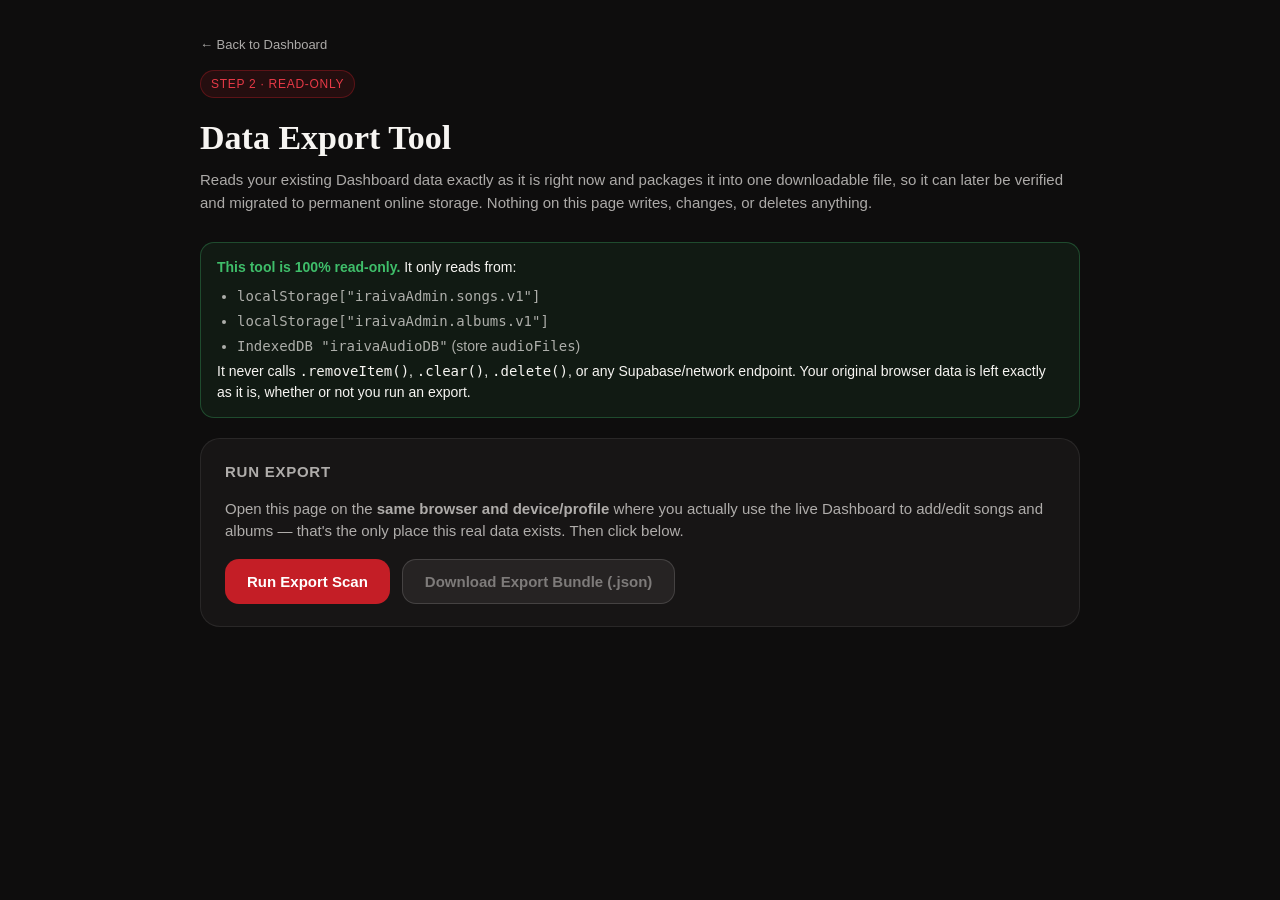
<file: admin/export.html>
<!DOCTYPE html>
<html lang="en">
<head>
<meta charset="UTF-8">
<meta name="viewport" content="width=device-width, initial-scale=1.0">
<title>Data Export Tool — Iraiva Ministries Admin</title>
<meta name="robots" content="noindex, nofollow">

<!--
  ==========================================================================
  IRAIVA MINISTRIES — ADMIN DASHBOARD
  admin/export.html

  STEP 2 SCOPE ONLY — READ-ONLY MIGRATION EXPORT TOOL
  --------------------------------------------------------------------------
  This page does NOT modify any existing file, and does NOT modify or
  delete anything in localStorage or IndexedDB. It only READS:

    - localStorage["iraivaAdmin.songs.v1"]
    - localStorage["iraivaAdmin.albums.v1"]
    - IndexedDB "iraivaAudioDB" (object store "audioFiles")

  ...and assembles a single downloadable JSON "export bundle" containing
  everything needed for a later Supabase migration (Step 3+), which has
  NOT been built yet. No network calls are made anywhere in this file —
  view the Network tab if you want to confirm that yourself.

  This is a brand-new, standalone page. It is not linked from the existing
  dashboard navigation and does not alter admin/index.html, admin/songs.js,
  admin/albums.js, admin/songs-data.js, admin/albums-data.js, or any other
  existing file in this project.
  ==========================================================================
-->

<style>
  :root {
    --red: #C41E26;
    --red-dark: #8B1218;
    --red-light: #E63946;
    --black: #131212;
    --surface-0: #0E0D0D;
    --surface-1: #171515;
    --surface-2: #1E1C1C;
    --surface-3: #262323;
    --hairline: rgba(255, 255, 255, 0.08);
    --hairline-strong: rgba(255, 255, 255, 0.14);
    --text-hi: #F7F5F2;
    --text-mid: rgba(247, 245, 242, 0.68);
    --text-low: rgba(247, 245, 242, 0.42);
    --font-display: 'Cormorant Garamond', Georgia, serif;
    --font-body: -apple-system, BlinkMacSystemFont, 'Segoe UI', Inter, sans-serif;
    --radius-md: 14px;
    --radius-lg: 20px;
    --good: #3FBE6A;
    --warn: #E6A23C;
  }
  * { box-sizing: border-box; }
  body {
    margin: 0;
    background: var(--surface-0);
    color: var(--text-hi);
    font-family: var(--font-body);
    line-height: 1.5;
    padding: 32px 20px 80px;
  }
  .wrap { max-width: 880px; margin: 0 auto; }
  .badge {
    display: inline-block;
    font-size: 12px;
    letter-spacing: 0.06em;
    text-transform: uppercase;
    color: var(--red-light);
    background: rgba(196,30,38,0.12);
    border: 1px solid rgba(196,30,38,0.35);
    padding: 4px 10px;
    border-radius: 999px;
    margin-bottom: 14px;
  }
  h1 {
    font-family: var(--font-display);
    font-size: 34px;
    margin: 0 0 6px;
    color: var(--text-hi);
  }
  .sub { color: var(--text-mid); margin: 0 0 28px; font-size: 15px; }
  .card {
    background: var(--surface-1);
    border: 1px solid var(--hairline);
    border-radius: var(--radius-lg);
    padding: 22px 24px;
    margin-bottom: 20px;
  }
  .card h2 {
    font-size: 15px;
    text-transform: uppercase;
    letter-spacing: 0.05em;
    color: var(--text-mid);
    margin: 0 0 14px;
    font-weight: 600;
  }
  .notice {
    background: rgba(63,190,106,0.08);
    border: 1px solid rgba(63,190,106,0.3);
    color: var(--text-hi);
    border-radius: var(--radius-md);
    padding: 14px 16px;
    font-size: 14px;
    margin-bottom: 20px;
  }
  .notice strong { color: var(--good); }
  ul.readonly-list { margin: 8px 0 0; padding-left: 20px; color: var(--text-mid); font-size: 14px; }
  ul.readonly-list li { margin-bottom: 4px; }
  button.primary {
    background: var(--red);
    color: #fff;
    border: none;
    padding: 13px 22px;
    border-radius: var(--radius-md);
    font-size: 15px;
    font-weight: 600;
    cursor: pointer;
    transition: background 0.15s ease;
  }
  button.primary:hover { background: var(--red-dark); }
  button.primary:disabled { background: var(--surface-3); color: var(--text-low); cursor: not-allowed; }
  button.secondary {
    background: var(--surface-3);
    color: var(--text-hi);
    border: 1px solid var(--hairline-strong);
    padding: 13px 22px;
    border-radius: var(--radius-md);
    font-size: 15px;
    font-weight: 600;
    cursor: pointer;
  }
  button.secondary:disabled { color: var(--text-low); cursor: not-allowed; }
  .btn-row { display: flex; gap: 12px; flex-wrap: wrap; margin-top: 4px; }
  .grid {
    display: grid;
    grid-template-columns: repeat(auto-fit, minmax(150px, 1fr));
    gap: 14px;
    margin-top: 4px;
  }
  .stat {
    background: var(--surface-2);
    border: 1px solid var(--hairline);
    border-radius: var(--radius-md);
    padding: 14px 16px;
  }
  .stat .n { font-size: 26px; font-weight: 700; font-family: var(--font-display); color: var(--text-hi); }
  .stat .l { font-size: 12px; color: var(--text-mid); text-transform: uppercase; letter-spacing: 0.04em; margin-top: 2px; }
  .stat.ok .n { color: var(--good); }
  .stat.warn .n { color: var(--warn); }
  table { width: 100%; border-collapse: collapse; margin-top: 6px; font-size: 14px; }
  table th, table td { text-align: left; padding: 8px 10px; border-bottom: 1px solid var(--hairline); }
  table th { color: var(--text-mid); font-weight: 600; font-size: 12px; text-transform: uppercase; letter-spacing: 0.04em; }
  table td { color: var(--text-hi); }
  .pill { display: inline-block; padding: 2px 8px; border-radius: 999px; font-size: 12px; }
  .pill.yes { background: rgba(63,190,106,0.15); color: var(--good); }
  .pill.no { background: rgba(255,255,255,0.06); color: var(--text-low); }
  .log {
    background: var(--surface-0);
    border: 1px solid var(--hairline);
    border-radius: var(--radius-md);
    padding: 14px 16px;
    font-family: 'SFMono-Regular', Consolas, monospace;
    font-size: 12.5px;
    color: var(--text-mid);
    max-height: 220px;
    overflow-y: auto;
    white-space: pre-wrap;
    margin-top: 14px;
  }
  a.back { color: var(--text-mid); font-size: 13px; text-decoration: none; }
  a.back:hover { color: var(--text-hi); }
  .hidden { display: none !important; }
  .footnote { font-size: 12.5px; color: var(--text-low); margin-top: 10px; }
</style>
</head>
<body>
<div class="wrap">
  <a class="back" href="index.html">&larr; Back to Dashboard</a>
  <div style="height:14px"></div>
  <span class="badge">Step 2 &middot; Read-only</span>
  <h1>Data Export Tool</h1>
  <p class="sub">
    Reads your existing Dashboard data exactly as it is right now and packages it into one downloadable file, so it can later be verified and migrated to permanent online storage. Nothing on this page writes, changes, or deletes anything.
  </p>

  <div class="notice">
    <strong>This tool is 100% read-only.</strong> It only reads from:
    <ul class="readonly-list">
      <li><code>localStorage["iraivaAdmin.songs.v1"]</code></li>
      <li><code>localStorage["iraivaAdmin.albums.v1"]</code></li>
      <li><code>IndexedDB "iraivaAudioDB"</code> (store <code>audioFiles</code>)</li>
    </ul>
    It never calls <code>.removeItem()</code>, <code>.clear()</code>, <code>.delete()</code>, or any Supabase/network endpoint. Your original browser data is left exactly as it is, whether or not you run an export.
  </div>

  <div class="card">
    <h2>Run Export</h2>
    <p class="sub" style="margin-bottom:16px;">
      Open this page on the <strong>same browser and device/profile</strong> where you actually use the live Dashboard to add/edit songs and albums — that's the only place this real data exists. Then click below.
    </p>
    <div class="btn-row">
      <button id="runBtn" class="primary">Run Export Scan</button>
      <button id="downloadBtn" class="secondary" disabled>Download Export Bundle (.json)</button>
    </div>
    <div id="log" class="log hidden"></div>
  </div>

  <div id="summaryCard" class="card hidden">
    <h2>Verification Summary</h2>
    <div class="grid" id="statGrid"></div>
    <div style="height:18px"></div>
    <table id="docTable">
      <thead><tr><th>Document type</th><th>Songs with it</th><th>Uploaded via Dashboard</th><th>Legacy static path</th></tr></thead>
      <tbody></tbody>
    </table>
    <p class="footnote" id="fallbackNote"></p>
  </div>

  <div id="detailCard" class="card hidden">
    <h2>Songs Included (order preserved)</h2>
    <table>
      <thead><tr><th>#</th><th>ID</th><th>Title</th><th>Album ID</th><th>Audio</th><th>Lyrics lines</th><th>Timed lines</th></tr></thead>
      <tbody id="songRows"></tbody>
    </table>
  </div>
</div>

<script>
(function () {
  "use strict";

  var SONGS_KEY = "iraivaAdmin.songs.v1";
  var ALBUMS_KEY = "iraivaAdmin.albums.v1";
  var AUDIO_DB_NAME = "iraivaAudioDB";
  var AUDIO_STORE = "audioFiles";

  var logEl = document.getElementById("log");
  var runBtn = document.getElementById("runBtn");
  var downloadBtn = document.getElementById("downloadBtn");
  var summaryCard = document.getElementById("summaryCard");
  var detailCard = document.getElementById("detailCard");

  var exportBundle = null; // built once per run, only ever read for download

  function log(msg) {
    logEl.classList.remove("hidden");
    logEl.textContent += (logEl.textContent ? "\n" : "") + msg;
    logEl.scrollTop = logEl.scrollHeight;
  }

  /* ---------- READ-ONLY localStorage access ---------- */
  function readLocalStorageArray(key) {
    try {
      var raw = window.localStorage.getItem(key); // read-only: getItem
      if (!raw) return { found: false, data: null };
      var parsed = JSON.parse(raw);
      return { found: true, data: Array.isArray(parsed) ? parsed : null };
    } catch (err) {
      log("Warning: could not parse " + key + " — " + err.message);
      return { found: true, data: null, error: String(err.message || err) };
    }
  }

  /* ---------- READ-ONLY IndexedDB access ---------- */
  function openAudioDBReadOnly() {
    return new Promise(function (resolve, reject) {
      if (!window.indexedDB) { resolve(null); return; }
      // NOTE: no explicit version passed — this opens whatever version
      // already exists without triggering onupgradeneeded, so the schema
      // is never touched by this page.
      var req = window.indexedDB.open(AUDIO_DB_NAME);
      req.onsuccess = function () { resolve(req.result); };
      req.onerror = function () { resolve(null); }; // DB may simply not exist yet — not an error for export purposes
      req.onblocked = function () { resolve(null); };
    });
  }

  function readAllAudioBlobs(db) {
    return new Promise(function (resolve) {
      if (!db || !db.objectStoreNames.contains(AUDIO_STORE)) { resolve({}); return; }
      try {
        var tx = db.transaction(AUDIO_STORE, "readonly");
        var store = tx.objectStore(AUDIO_STORE);
        var keysReq = store.getAllKeys();
        var valsReq = store.getAll();
        var result = {};
        tx.oncomplete = function () {
          var keys = keysReq.result || [];
          var vals = valsReq.result || [];
          for (var i = 0; i < keys.length; i++) {
            result[keys[i]] = vals[i];
          }
          resolve(result);
        };
        tx.onerror = function () { resolve({}); };
      } catch (err) {
        resolve({});
      }
    });
  }

  function blobToBase64(blob) {
    return new Promise(function (resolve, reject) {
      var reader = new FileReader();
      reader.onload = function () {
        // reader.result is a full data: URL — keep only the base64 payload,
        // mime type is captured separately from the Blob itself.
        var result = String(reader.result || "");
        var comma = result.indexOf(",");
        resolve(comma !== -1 ? result.slice(comma + 1) : result);
      };
      reader.onerror = function () { reject(reader.error); };
      reader.readAsDataURL(blob);
    });
  }

  function bytesToSize(bytes) {
    if (!bytes) return "0 B";
    var units = ["B", "KB", "MB", "GB"];
    var i = Math.floor(Math.log(bytes) / Math.log(1024));
    return (bytes / Math.pow(1024, i)).toFixed(i === 0 ? 0 : 1) + " " + units[i];
  }

  async function runExport() {
    runBtn.disabled = true;
    downloadBtn.disabled = true;
    exportBundle = null;
    logEl.textContent = "";
    summaryCard.classList.add("hidden");
    detailCard.classList.add("hidden");

    log("Starting read-only scan...");

    /* ---- songs ---- */
    var songsResult = readLocalStorageArray(SONGS_KEY);
    if (songsResult.found && songsResult.data) {
      log("Found " + songsResult.data.length + " song(s) in localStorage[\"" + SONGS_KEY + "\"].");
    } else if (songsResult.found) {
      log("localStorage[\"" + SONGS_KEY + "\"] exists but could not be parsed as an array. No songs will be included.");
    } else {
      log("No localStorage[\"" + SONGS_KEY + "\"] record found — the Dashboard may never have been opened on this browser, or this is not the right browser/device.");
    }
    var songs = (songsResult.found && songsResult.data) ? songsResult.data : [];

    /* ---- albums ---- */
    var albumsResult = readLocalStorageArray(ALBUMS_KEY);
    if (albumsResult.found && albumsResult.data) {
      log("Found " + albumsResult.data.length + " album(s) in localStorage[\"" + ALBUMS_KEY + "\"].");
    } else if (albumsResult.found) {
      log("localStorage[\"" + ALBUMS_KEY + "\"] exists but could not be parsed as an array. No albums will be included.");
    } else {
      log("No localStorage[\"" + ALBUMS_KEY + "\"] record found.");
    }
    var albums = (albumsResult.found && albumsResult.data) ? albumsResult.data : [];

    /* ---- audio blobs from IndexedDB ---- */
    log("Opening IndexedDB \"" + AUDIO_DB_NAME + "\" (read-only, no schema changes)...");
    var db = await openAudioDBReadOnly();
    var rawBlobs = await readAllAudioBlobs(db);
    var blobKeys = Object.keys(rawBlobs);
    log("Found " + blobKeys.length + " audio blob(s) in IndexedDB.");
    if (db) db.close();

    /* ---- resolve each song's audio into the export bundle ---- */
    log("Encoding audio blobs as base64 for portability (this can take a moment for large files)...");
    var audioBlobsOut = {};
    var audioEncodeErrors = 0;
    for (var i = 0; i < blobKeys.length; i++) {
      var key = blobKeys[i];
      var blob = rawBlobs[key];
      if (!blob) continue;
      try {
        var base64 = await blobToBase64(blob);
        audioBlobsOut[key] = {
          mimeType: blob.type || "application/octet-stream",
          byteLength: blob.size || 0,
          base64: base64
        };
      } catch (err) {
        audioEncodeErrors++;
        log("Could not encode audio blob for key \"" + key + "\": " + (err && err.message ? err.message : err));
      }
    }
    if (audioEncodeErrors) {
      log("Warning: " + audioEncodeErrors + " audio blob(s) failed to encode. They are left out of the bundle but were NOT modified or deleted in IndexedDB.");
    }

    /* ---- per-song audio classification (does not alter the song object) ---- */
    var songDetails = songs.map(function (s, idx) {
      var audioFile = s.audioFile || "";
      var audioSourceType = "none";
      if (audioFile.indexOf("indexeddb:") === 0) {
        audioSourceType = audioBlobsOut[s.id] ? "indexeddb" : "indexeddb-missing";
      } else if (audioFile.indexOf("data:") === 0) {
        audioSourceType = "inline-data-url";
      } else if (audioFile) {
        audioSourceType = "static-path";
      }

      var lyrics = Array.isArray(s.lyrics) ? s.lyrics : [];
      var timedLines = lyrics.filter(function (l) { return l && typeof l.time === "number"; }).length;

      var docs = s.documents || {};
      var docInfo = {};
      ["word", "pdf", "ppt"].forEach(function (t) {
        var entry = docs[t];
        if (!entry) { docInfo[t] = { present: false }; return; }
        var uploaded = !!(entry && typeof entry === "object" && entry.dataUrl);
        docInfo[t] = { present: true, uploaded: uploaded, path: uploaded ? null : entry };
      });

      return {
        order: idx + 1,
        id: s.id,
        title: s.title,
        albumId: s.albumId,
        audioSourceType: audioSourceType,
        lyricsLineCount: lyrics.length,
        timedLineCount: timedLines,
        docInfo: docInfo
      };
    });

    var songsWithAudio = songDetails.filter(function (d) { return d.audioSourceType !== "none"; }).length;
    var songsWithLyrics = songDetails.filter(function (d) { return d.lyricsLineCount > 0; }).length;
    var songsWithTimedLyrics = songDetails.filter(function (d) { return d.timedLineCount > 0; }).length;

    var docCounts = { word: { present: 0, uploaded: 0, legacy: 0 }, pdf: { present: 0, uploaded: 0, legacy: 0 }, ppt: { present: 0, uploaded: 0, legacy: 0 } };
    songDetails.forEach(function (d) {
      ["word", "pdf", "ppt"].forEach(function (t) {
        if (d.docInfo[t].present) {
          docCounts[t].present++;
          if (d.docInfo[t].uploaded) docCounts[t].uploaded++;
          else docCounts[t].legacy++;
        }
      });
    });

    var albumsWithCover = albums.filter(function (a) {
      return !!a.coverImage;
    }).length;
    var albumsWithUploadedCover = albums.filter(function (a) {
      return typeof a.coverImage === "string" && a.coverImage.indexOf("data:") === 0;
    }).length;

    log("Scan complete.");

    exportBundle = {
      exportTool: "iraiva-admin-export",
      exportToolVersion: 1,
      exportedAt: new Date().toISOString(),
      sourceUrl: window.location.href,
      readOnly: true,
      dataFoundOnThisBrowser: {
        songsKeyPresent: songsResult.found,
        albumsKeyPresent: albumsResult.found
      },
      albums: albums,
      songs: songs,
      audioBlobs: audioBlobsOut,
      verification: {
        totalAlbums: albums.length,
        totalSongs: songs.length,
        songsWithAudio: songsWithAudio,
        songsWithLyrics: songsWithLyrics,
        songsWithTimedLyrics: songsWithTimedLyrics,
        albumsWithCover: albumsWithCover,
        albumsWithUploadedCover: albumsWithUploadedCover,
        documentCounts: docCounts,
        audioBlobsEncoded: Object.keys(audioBlobsOut).length,
        audioBlobsFoundInIndexedDB: blobKeys.length
      },
      songDetails: songDetails
    };

    renderSummary(exportBundle, songsResult, albumsResult);
    downloadBtn.disabled = false;
    runBtn.disabled = false;
    log("Ready. Review the summary below, then click \"Download Export Bundle\".");
  }

  function statBlock(n, label, cls) {
    var div = document.createElement("div");
    div.className = "stat" + (cls ? " " + cls : "");
    div.innerHTML = '<div class="n">' + n + '</div><div class="l">' + label + '</div>';
    return div;
  }

  function renderSummary(bundle, songsResult, albumsResult) {
    var v = bundle.verification;
    var grid = document.getElementById("statGrid");
    grid.innerHTML = "";
    grid.appendChild(statBlock(v.totalAlbums, "Albums"));
    grid.appendChild(statBlock(v.totalSongs, "Songs"));
    grid.appendChild(statBlock(v.songsWithAudio, "Songs with audio", "ok"));
    grid.appendChild(statBlock(v.songsWithLyrics, "Songs with lyrics", "ok"));
    grid.appendChild(statBlock(v.songsWithTimedLyrics, "Songs with timestamps", "ok"));
    grid.appendChild(statBlock(v.audioBlobsEncoded + " / " + v.audioBlobsFoundInIndexedDB, "Audio blobs encoded"));
    grid.appendChild(statBlock(v.albumsWithCover, "Albums with a cover"));

    var tbody = document.querySelector("#docTable tbody");
    tbody.innerHTML = "";
    ["word", "pdf", "ppt"].forEach(function (t) {
      var row = document.createElement("tr");
      var label = t === "word" ? "Word (.docx)" : t === "pdf" ? "PDF" : "PowerPoint (.pptx)";
      row.innerHTML = "<td>" + label + "</td><td>" + v.documentCounts[t].present + "</td><td>" + v.documentCounts[t].uploaded + "</td><td>" + v.documentCounts[t].legacy + "</td>";
      tbody.appendChild(row);
    });

    var note = document.getElementById("fallbackNote");
    var notes = [];
    if (!songsResult.found) notes.push("No admin song record was found on this browser — if you expected real songs here, make sure you're on the correct browser/device/profile where the live Dashboard has actually been used.");
    if (!albumsResult.found) notes.push("No admin album record was found on this browser.");
    note.textContent = notes.join(" ");

    var rowsEl = document.getElementById("songRows");
    rowsEl.innerHTML = "";
    bundle.songDetails.forEach(function (d) {
      var tr = document.createElement("tr");
      var audioPill = d.audioSourceType === "none"
        ? '<span class="pill no">None</span>'
        : '<span class="pill yes">' + d.audioSourceType + '</span>';
      tr.innerHTML =
        "<td>" + d.order + "</td>" +
        "<td>" + escapeHtml(d.id) + "</td>" +
        "<td>" + escapeHtml(d.title || "") + "</td>" +
        "<td>" + escapeHtml(d.albumId || "") + "</td>" +
        "<td>" + audioPill + "</td>" +
        "<td>" + d.lyricsLineCount + "</td>" +
        "<td>" + d.timedLineCount + "</td>";
      rowsEl.appendChild(tr);
    });

    summaryCard.classList.remove("hidden");
    detailCard.classList.remove("hidden");
  }

  function escapeHtml(str) {
    return String(str).replace(/[&<>"']/g, function (c) {
      return { "&": "&amp;", "<": "&lt;", ">": "&gt;", '"': "&quot;", "'": "&#39;" }[c];
    });
  }

  function downloadBundle() {
    if (!exportBundle) return;
    var json = JSON.stringify(exportBundle, null, 2);
    var blob = new Blob([json], { type: "application/json" });
    var url = URL.createObjectURL(blob);
    var a = document.createElement("a");
    var stamp = new Date().toISOString().replace(/[:.]/g, "-");
    a.href = url;
    a.download = "iraiva-export-" + stamp + ".json";
    document.body.appendChild(a);
    a.click();
    document.body.removeChild(a);
    setTimeout(function () { URL.revokeObjectURL(url); }, 2000);
    log("Downloaded bundle as " + a.download + " (" + bytesToSize(json.length) + ").");
  }

  runBtn.addEventListener("click", function () {
    runExport().catch(function (err) {
      log("Export failed: " + (err && err.message ? err.message : err));
      runBtn.disabled = false;
    });
  });
  downloadBtn.addEventListener("click", downloadBundle);
})();
</script>
</body>
</html>
</file>
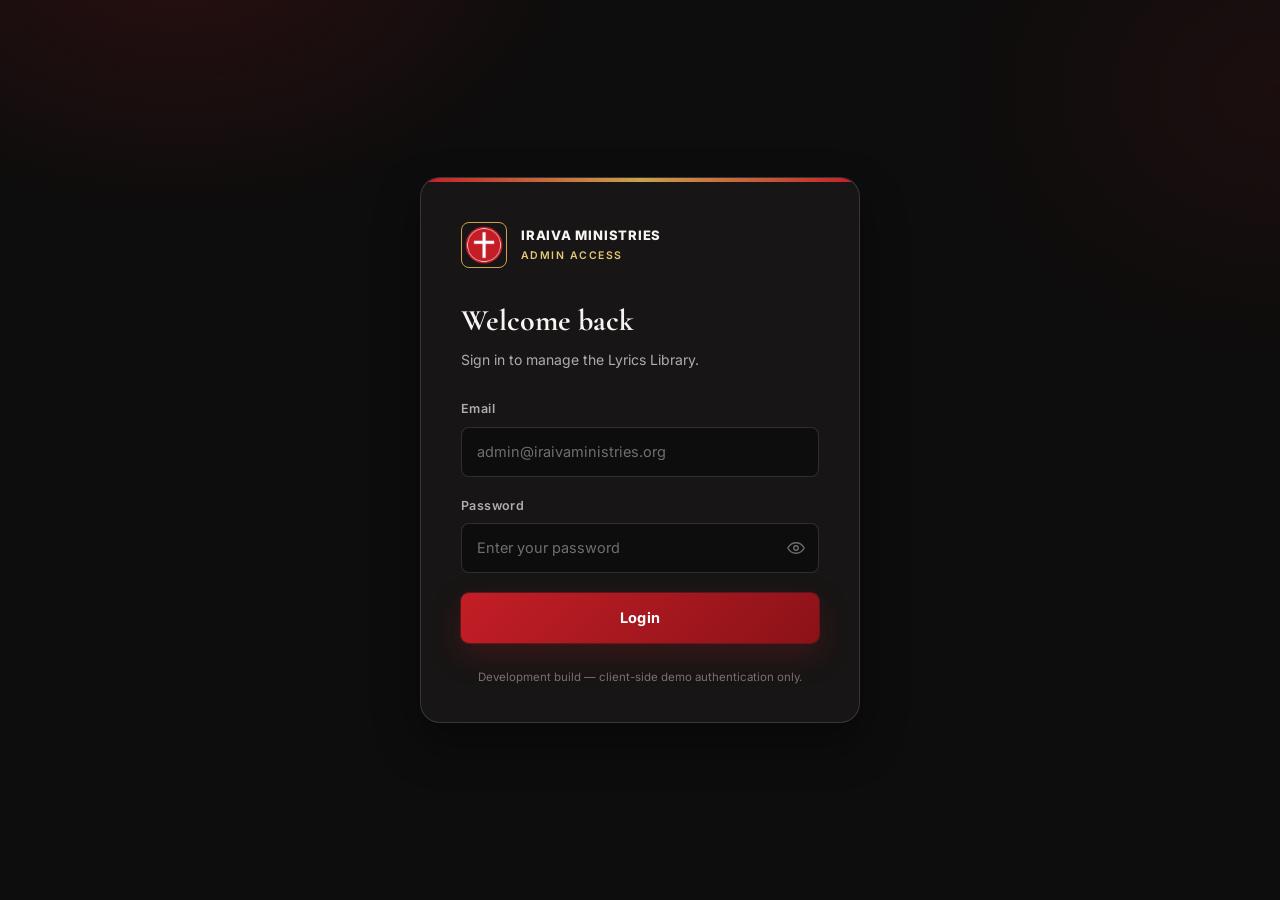
<file: admin/login.html>
<!DOCTYPE html>
<html lang="en">
<head>
<meta charset="UTF-8">
<meta name="viewport" content="width=device-width, initial-scale=1.0">
<title>Admin Login — Iraiva Ministries</title>
<meta name="robots" content="noindex, nofollow">
<link rel="icon" type="image/webp" href="../assets/images/iraiva-logo.webp">
<link rel="preconnect" href="https://fonts.googleapis.com">
<link href="https://fonts.googleapis.com/css2?family=Cormorant+Garamond:ital,wght@0,500;0,600;0,700;1,500&family=Inter:wght@400;500;600;700;800&display=swap" rel="stylesheet">
<link rel="stylesheet" href="admin.css">
<link rel="stylesheet" href="login.css">
</head>
<body class="admin-body login-body">

<div class="login-page">
  <div class="login-card">

    <div class="login-brand">
      <img src="../assets/images/iraiva-logo.webp" alt="Iraiva Ministries logo">
      <div class="login-brand-text">
        <strong>IRAIVA MINISTRIES</strong>
        <small>ADMIN ACCESS</small>
      </div>
    </div>

    <h1 class="login-title">Welcome back</h1>
    <p class="login-subtitle">Sign in to manage the Lyrics Library.</p>

    <form id="loginForm" class="login-form" novalidate>
      <div class="field-group">
        <label for="loginEmail">Email</label>
        <input type="email" id="loginEmail" name="email" placeholder="admin@iraivaministries.org" autocomplete="username" required>
      </div>

      <div class="field-group">
        <label for="loginPassword">Password</label>
        <div class="password-wrap">
          <input type="password" id="loginPassword" name="password" placeholder="Enter your password" autocomplete="current-password" required>
          <button type="button" id="togglePassword" class="toggle-password" aria-label="Show password">
            <svg class="icon-eye" viewBox="0 0 24 24" fill="none" stroke-width="1.8" stroke-linecap="round" stroke-linejoin="round"><path d="M1 12s4-7 11-7 11 7 11 7-4 7-11 7-11-7-11-7z"/><circle cx="12" cy="12" r="3"/></svg>
            <svg class="icon-eye-off" viewBox="0 0 24 24" fill="none" stroke-width="1.8" stroke-linecap="round" stroke-linejoin="round"><path d="M17.94 17.94A10.94 10.94 0 0112 20c-7 0-11-7-11-7a20.4 20.4 0 015.06-5.94M9.9 4.24A9.12 9.12 0 0112 4c7 0 11 7 11 7a20.32 20.32 0 01-3.11 4.24M14.12 14.12a3 3 0 11-4.24-4.24"/><path d="M1 1l22 22"/></svg>
          </button>
        </div>
      </div>

      <div id="loginError" class="login-error" role="alert"></div>

      <button type="submit" class="login-submit">Login</button>
    </form>

    <p class="login-footnote">Development build — client-side demo authentication only.</p>
  </div>
</div>

<script src="login.js"></script>
</body>
</html>
</file>
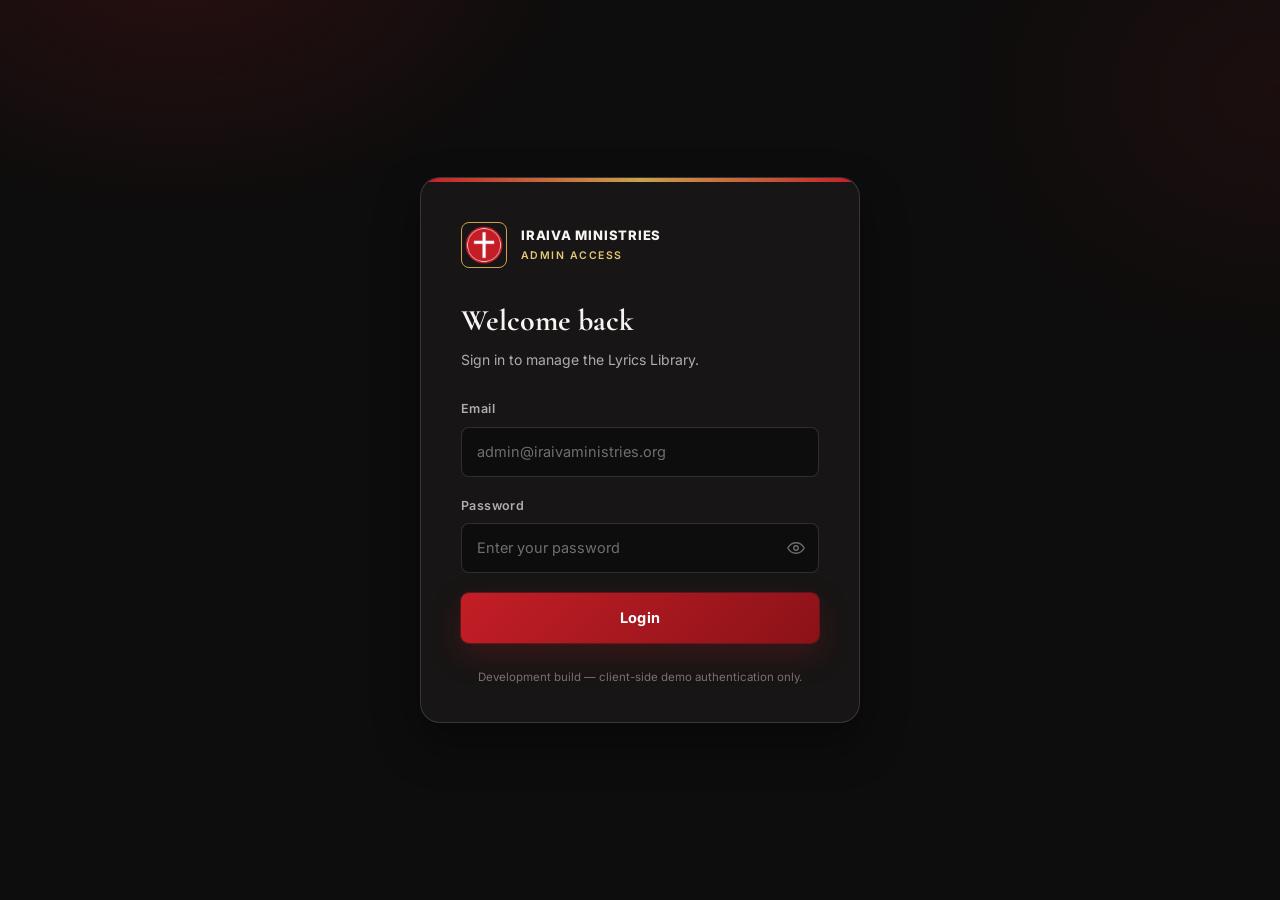
<file: admin/requests.html>
<!DOCTYPE html>
<html lang="en">
<head>
<meta charset="UTF-8">
<meta name="viewport" content="width=device-width, initial-scale=1.0">
<title>Song Requests — Iraiva Ministries Admin</title>
<meta name="robots" content="noindex, nofollow">
<script src="auth.js"></script>
<link rel="icon" type="image/webp" href="../assets/images/iraiva-logo.webp">
<link rel="preconnect" href="https://fonts.googleapis.com">
<link href="https://fonts.googleapis.com/css2?family=Cormorant+Garamond:ital,wght@0,500;0,600;0,700;1,500&family=Inter:wght@400;500;600;700;800&display=swap" rel="stylesheet">
<link rel="stylesheet" href="admin.css">
<link rel="stylesheet" href="requests.css">
</head>
<body class="admin-body">

<div class="admin-shell" id="adminShell">

  <!-- ============ SIDEBAR (unchanged from STEP 4A dashboard shell) ============ -->
  <aside class="sidebar" id="sidebar">
    <div class="sidebar-brand">
      <img src="../assets/images/iraiva-logo.webp" alt="Iraiva Ministries logo">
      <div class="sidebar-brand-text">
        <strong>IRAIVA MINISTRIES</strong>
        <small>LYRICS LIBRARY ADMIN</small>
      </div>
    </div>

    <nav class="sidebar-nav" aria-label="Admin navigation">
      <a class="nav-item" href="index.html">
        <svg viewBox="0 0 24 24" fill="none" stroke-width="1.8" stroke-linecap="round" stroke-linejoin="round"><rect x="3" y="3" width="7" height="9" rx="1.5"/><rect x="14" y="3" width="7" height="5" rx="1.5"/><rect x="14" y="12" width="7" height="9" rx="1.5"/><rect x="3" y="16" width="7" height="5" rx="1.5"/></svg>
        <span>Dashboard</span>
      </a>
      <a class="nav-item" href="albums.html">
        <svg viewBox="0 0 24 24" fill="none" stroke-width="1.8" stroke-linecap="round" stroke-linejoin="round"><rect x="3" y="3" width="18" height="18" rx="2"/><circle cx="8.5" cy="9" r="1.5"/><path d="M21 15l-5-5-9 9"/></svg>
        <span>Albums</span>
      </a>
      <a class="nav-item" href="songs.html">
        <svg viewBox="0 0 24 24" fill="none" stroke-width="1.8" stroke-linecap="round" stroke-linejoin="round"><path d="M9 18V5l11-2v13"/><circle cx="6" cy="18" r="3"/><circle cx="17" cy="16" r="3"/></svg>
        <span>Songs &amp; Lyrics</span>
      </a>
      <a class="nav-item" href="#">
        <svg viewBox="0 0 24 24" fill="none" stroke-width="1.8" stroke-linecap="round" stroke-linejoin="round"><path d="M12 3v12"/><path d="M8 11l4 4 4-4"/><path d="M4 17v2a2 2 0 002 2h12a2 2 0 002-2v-2"/></svg>
        <span>Audio Library</span>
      </a>
      <a class="nav-item" href="#">
        <svg viewBox="0 0 24 24" fill="none" stroke-width="1.8" stroke-linecap="round" stroke-linejoin="round"><path d="M14 2H6a2 2 0 00-2 2v16a2 2 0 002 2h12a2 2 0 002-2V8z"/><path d="M14 2v6h6"/><path d="M9 15h6"/><path d="M9 11h6"/></svg>
        <span>Documents</span>
      </a>
      <a class="nav-item" href="#">
        <svg viewBox="0 0 24 24" fill="none" stroke-width="1.8" stroke-linecap="round" stroke-linejoin="round"><circle cx="12" cy="12" r="9"/><path d="M3 12h18"/><path d="M12 3a13 13 0 010 18"/><path d="M12 3a13 13 0 000 18"/></svg>
        <span>Languages</span>
      </a>

      <div class="nav-divider"></div>

      <a class="nav-item" href="#">
        <svg viewBox="0 0 24 24" fill="none" stroke-width="1.8" stroke-linecap="round" stroke-linejoin="round"><path d="M3 10l9-7 9 7"/><path d="M5 9v11h14V9"/><path d="M9 20v-6h6v6"/></svg>
        <span>Homepage</span>
      </a>
      <a class="nav-item" href="#">
        <svg viewBox="0 0 24 24" fill="none" stroke-width="1.8" stroke-linecap="round" stroke-linejoin="round"><path d="M12 21s-7-4.6-9.5-9C.6 8.2 2.4 5 5.8 5c1.9 0 3.3 1 4.2 2.3C11 6 12.4 5 14.3 5c3.4 0 5.2 3.2 3.3 7-2.5 4.4-9.5 9-9.5 9z"/></svg>
        <span>Ministries</span>
      </a>
      <a class="nav-item active" href="requests.html">
        <svg viewBox="0 0 24 24" fill="none" stroke-width="1.8" stroke-linecap="round" stroke-linejoin="round"><path d="M21 15a2 2 0 01-2 2H7l-4 4V5a2 2 0 012-2h14a2 2 0 012 2z"/></svg>
        <span>Song Requests</span>
      </a>
      <a class="nav-item" href="#">
        <svg viewBox="0 0 24 24" fill="none" stroke-width="1.8" stroke-linecap="round" stroke-linejoin="round"><rect x="3" y="3" width="18" height="18" rx="2"/><circle cx="9" cy="9" r="2"/><path d="M21 15l-5-4-9 8"/></svg>
        <span>Media Library</span>
      </a>
      <a class="nav-item" href="settings.html">
        <svg viewBox="0 0 24 24" fill="none" stroke-width="1.8" stroke-linecap="round" stroke-linejoin="round"><circle cx="12" cy="12" r="3"/><path d="M19.4 15a1.7 1.7 0 00.3 1.9l.1.1a2 2 0 11-2.8 2.8l-.1-.1a1.7 1.7 0 00-1.9-.3 1.7 1.7 0 00-1 1.5V21a2 2 0 11-4 0v-.1a1.7 1.7 0 00-1-1.6 1.7 1.7 0 00-1.9.3l-.1.1a2 2 0 11-2.8-2.8l.1-.1a1.7 1.7 0 00.3-1.9 1.7 1.7 0 00-1.5-1H3a2 2 0 110-4h.1a1.7 1.7 0 001.5-1 1.7 1.7 0 00-.3-1.9l-.1-.1a2 2 0 112.8-2.8l.1.1a1.7 1.7 0 001.9.3H9a1.7 1.7 0 001-1.5V3a2 2 0 114 0v.1a1.7 1.7 0 001 1.5 1.7 1.7 0 001.9-.3l.1-.1a2 2 0 112.8 2.8l-.1.1a1.7 1.7 0 00-.3 1.9V9a1.7 1.7 0 001.5 1h.1a2 2 0 110 4h-.1a1.7 1.7 0 00-1.5 1z"/></svg>
        <span>Settings</span>
      </a>
    </nav>

    <div class="sidebar-footer">
      <a class="sidebar-profile" href="#">
        <span class="sidebar-avatar">A</span>
        <span class="sidebar-profile-text">
          <strong>Admin</strong>
          <small>Super Admin</small>
        </span>
      </a>
      <button class="logout-btn" type="button">
        <svg viewBox="0 0 24 24" fill="none" stroke-width="1.8" stroke-linecap="round" stroke-linejoin="round"><path d="M9 21H5a2 2 0 01-2-2V5a2 2 0 012-2h4"/><path d="M16 17l5-5-5-5"/><path d="M21 12H9"/></svg>
        <span>Logout</span>
      </button>
    </div>
  </aside>

  <div class="sidebar-scrim" id="sidebarScrim"></div>

  <!-- ============ MAIN ============ -->
  <div class="main-wrap">

    <header class="topbar">
      <div class="topbar-left">
        <button class="mobile-menu-btn" id="mobileMenuBtn" aria-label="Open menu">
          <svg viewBox="0 0 24 24" fill="none" stroke-width="1.8" stroke-linecap="round" stroke-linejoin="round"><path d="M3 6h18"/><path d="M3 12h18"/><path d="M3 18h18"/></svg>
        </button>
        <button class="menu-btn" id="collapseBtn" aria-label="Collapse sidebar">
          <svg viewBox="0 0 24 24" fill="none" stroke-width="1.8" stroke-linecap="round" stroke-linejoin="round"><rect x="3" y="4" width="18" height="16" rx="2"/><path d="M9 4v16"/></svg>
        </button>
        <div class="topbar-welcome">
          <strong>Song Requests</strong>
          <small>Tuesday, 19 August 2026</small>
        </div>
      </div>

      <div class="topbar-right">
        <label class="search-box">
          <svg viewBox="0 0 24 24" fill="none" stroke-width="2" stroke-linecap="round" stroke-linejoin="round"><circle cx="11" cy="11" r="7"/><path d="M21 21l-4.3-4.3"/></svg>
          <input type="search" placeholder="Search songs, albums…">
        </label>
        <button class="icon-btn" aria-label="Notifications">
          <svg viewBox="0 0 24 24" fill="none" stroke-width="1.8" stroke-linecap="round" stroke-linejoin="round"><path d="M18 8a6 6 0 10-12 0c0 7-3 9-3 9h18s-3-2-3-9"/><path d="M13.7 21a2 2 0 01-3.4 0"/></svg>
          <span class="badge-dot"></span>
        </button>
        <a class="topbar-profile" href="#">
          <span class="sidebar-avatar">A</span>
          <span class="topbar-profile-text">
            <strong>Admin</strong>
            <small>Super Admin</small>
          </span>
        </a>
      </div>
    </header>

    <main class="admin-content">

      <div class="page-heading">
        <h1>Song Requests</h1>
        <p>Review songs requested by visitors through the public website and track their status.</p>
      </div>

      <!-- ============ TOOLBAR ============ -->
      <section class="dash-section" aria-label="Request tools">
        <div class="requests-toolbar">
          <label class="search-box">
            <svg viewBox="0 0 24 24" fill="none" stroke-width="2" stroke-linecap="round" stroke-linejoin="round"><circle cx="11" cy="11" r="7"/><path d="M21 21l-4.3-4.3"/></svg>
            <input type="search" id="requestSearchInput" placeholder="Search by requester or song…" autocomplete="off">
          </label>
        </div>

        <div class="filter-chips" id="filterChips" role="tablist" aria-label="Filter requests">
          <button class="filter-chip active" type="button" data-filter="all">All <span class="chip-count" id="count-all">0</span></button>
          <button class="filter-chip" type="button" data-filter="pending">Pending <span class="chip-count" id="count-pending">0</span></button>
          <button class="filter-chip" type="button" data-filter="completed">Completed <span class="chip-count" id="count-completed">0</span></button>
        </div>

        <p class="results-meta" id="resultsMeta"></p>

        <div class="panel table-wrap">
          <table class="data-table">
            <thead>
              <tr><th>Requester</th><th>Song</th><th>Status</th><th>Date</th><th>Actions</th></tr>
            </thead>
            <tbody id="requestsTableBody">
              <!-- rendered by requests.js -->
            </tbody>
          </table>
          <div class="empty-state" id="emptyState" hidden>
            <svg viewBox="0 0 24 24" fill="none" stroke-width="1.8" stroke-linecap="round" stroke-linejoin="round"><path d="M21 15a2 2 0 01-2 2H7l-4 4V5a2 2 0 012-2h14a2 2 0 012 2z"/></svg>
            <strong>No song requests yet</strong>
            <p>Requests submitted from the public website will appear here.</p>
          </div>
        </div>
      </section>

      <footer class="admin-footer">
        <span>© <span id="footerYear">2026</span> Iraiva Ministries. All rights reserved.</span>
        <span>Version 1.0.0</span>
      </footer>

    </main>
  </div>
</div>

<!-- ============ VIEW REQUEST MODAL ============ -->
<div class="modal-overlay" id="viewModalOverlay">
  <div class="modal modal-sm" role="dialog" aria-modal="true" aria-labelledby="viewModalTitle">
    <div class="modal-header">
      <h3 id="viewModalTitle">Song Request</h3>
      <button class="modal-close" type="button" id="viewModalCloseBtn" aria-label="Close">
        <svg viewBox="0 0 24 24" fill="none" stroke-width="2" stroke-linecap="round" stroke-linejoin="round"><path d="M18 6L6 18"/><path d="M6 6l12 12"/></svg>
      </button>
    </div>
    <div class="modal-body request-detail" id="requestDetailBody">
      <!-- rendered by requests.js -->
    </div>
    <div class="modal-footer">
      <button type="button" class="btn btn-outline" id="viewCloseBtn">Close</button>
      <button type="button" class="btn btn-primary" id="viewCompleteBtn">Mark as Completed</button>
    </div>
  </div>
</div>

<!-- ============ DELETE CONFIRM MODAL ============ -->
<div class="modal-overlay" id="deleteModalOverlay">
  <div class="modal modal-sm" role="dialog" aria-modal="true" aria-labelledby="deleteModalTitle">
    <div class="modal-header">
      <h3 id="deleteModalTitle">Delete Request</h3>
      <button class="modal-close" type="button" id="deleteModalCloseBtn" aria-label="Close">
        <svg viewBox="0 0 24 24" fill="none" stroke-width="2" stroke-linecap="round" stroke-linejoin="round"><path d="M18 6L6 18"/><path d="M6 6l12 12"/></svg>
      </button>
    </div>
    <div class="modal-body confirm-body">
      <div class="confirm-icon">
        <svg viewBox="0 0 24 24" fill="none" stroke-width="1.8" stroke-linecap="round" stroke-linejoin="round"><path d="M3 6h18"/><path d="M8 6V4a2 2 0 012-2h4a2 2 0 012 2v2"/><path d="M19 6l-1 14a2 2 0 01-2 2H8a2 2 0 01-2-2L5 6"/></svg>
      </div>
      <p>Are you sure you want to delete the request for <strong id="deleteRequestSong">this song</strong>? This cannot be undone.</p>
    </div>
    <div class="modal-footer">
      <button type="button" class="btn btn-outline" id="deleteCancelBtn">Cancel</button>
      <button type="button" class="btn btn-danger" id="deleteConfirmBtn">Delete Request</button>
    </div>
  </div>
</div>

<div class="toast-stack" id="toastStack"></div>

<script src="admin.js"></script>
<script src="../assets/js/requests-data.js"></script>
<script src="requests.js"></script>
</body>
</html>
</file>
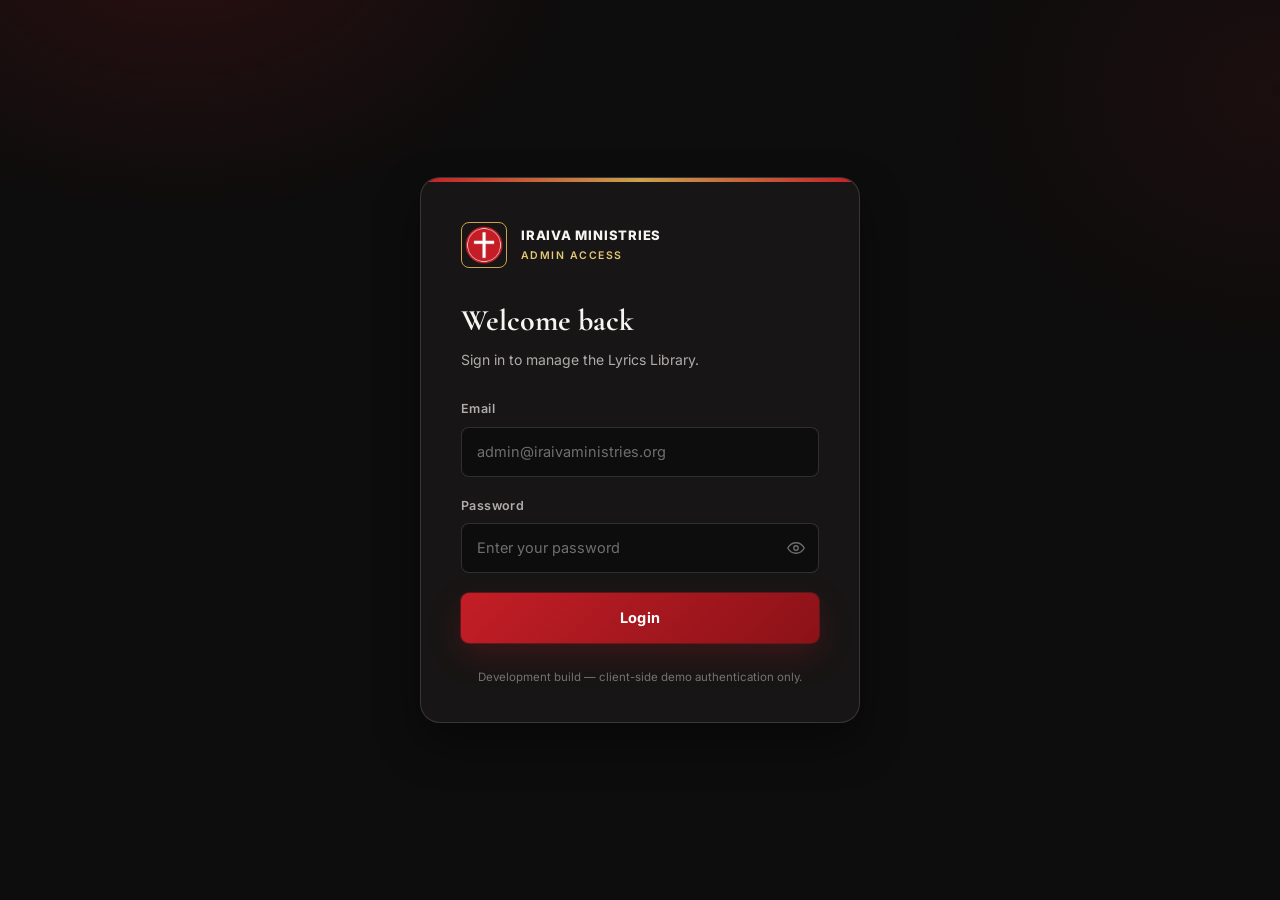
<file: admin/settings.html>
<!DOCTYPE html>
<html lang="en">
<head>
<meta charset="UTF-8">
<meta name="viewport" content="width=device-width, initial-scale=1.0">
<title>Settings — Iraiva Ministries Admin</title>
<meta name="robots" content="noindex, nofollow">
<script src="auth.js"></script>
<link rel="icon" type="image/webp" href="../assets/images/iraiva-logo.webp">
<link rel="preconnect" href="https://fonts.googleapis.com">
<link href="https://fonts.googleapis.com/css2?family=Cormorant+Garamond:ital,wght@0,500;0,600;0,700;1,500&family=Inter:wght@400;500;600;700;800&display=swap" rel="stylesheet">
<link rel="stylesheet" href="admin.css">
<link rel="stylesheet" href="settings.css">
</head>
<body class="admin-body">

<div class="admin-shell" id="adminShell">

  <!-- ============ SIDEBAR (unchanged from STEP 4A dashboard shell) ============ -->
  <aside class="sidebar" id="sidebar">
    <div class="sidebar-brand">
      <img src="../assets/images/iraiva-logo.webp" alt="Iraiva Ministries logo">
      <div class="sidebar-brand-text">
        <strong>IRAIVA MINISTRIES</strong>
        <small>LYRICS LIBRARY ADMIN</small>
      </div>
    </div>

    <nav class="sidebar-nav" aria-label="Admin navigation">
      <a class="nav-item" href="index.html">
        <svg viewBox="0 0 24 24" fill="none" stroke-width="1.8" stroke-linecap="round" stroke-linejoin="round"><rect x="3" y="3" width="7" height="9" rx="1.5"/><rect x="14" y="3" width="7" height="5" rx="1.5"/><rect x="14" y="12" width="7" height="9" rx="1.5"/><rect x="3" y="16" width="7" height="5" rx="1.5"/></svg>
        <span>Dashboard</span>
      </a>
      <a class="nav-item" href="albums.html">
        <svg viewBox="0 0 24 24" fill="none" stroke-width="1.8" stroke-linecap="round" stroke-linejoin="round"><rect x="3" y="3" width="18" height="18" rx="2"/><circle cx="8.5" cy="9" r="1.5"/><path d="M21 15l-5-5-9 9"/></svg>
        <span>Albums</span>
      </a>
      <a class="nav-item" href="songs.html">
        <svg viewBox="0 0 24 24" fill="none" stroke-width="1.8" stroke-linecap="round" stroke-linejoin="round"><path d="M9 18V5l11-2v13"/><circle cx="6" cy="18" r="3"/><circle cx="17" cy="16" r="3"/></svg>
        <span>Songs &amp; Lyrics</span>
      </a>
      <a class="nav-item" href="#">
        <svg viewBox="0 0 24 24" fill="none" stroke-width="1.8" stroke-linecap="round" stroke-linejoin="round"><path d="M12 3v12"/><path d="M8 11l4 4 4-4"/><path d="M4 17v2a2 2 0 002 2h12a2 2 0 002-2v-2"/></svg>
        <span>Audio Library</span>
      </a>
      <a class="nav-item" href="#">
        <svg viewBox="0 0 24 24" fill="none" stroke-width="1.8" stroke-linecap="round" stroke-linejoin="round"><path d="M14 2H6a2 2 0 00-2 2v16a2 2 0 002 2h12a2 2 0 002-2V8z"/><path d="M14 2v6h6"/><path d="M9 15h6"/><path d="M9 11h6"/></svg>
        <span>Documents</span>
      </a>
      <a class="nav-item" href="#">
        <svg viewBox="0 0 24 24" fill="none" stroke-width="1.8" stroke-linecap="round" stroke-linejoin="round"><circle cx="12" cy="12" r="9"/><path d="M3 12h18"/><path d="M12 3a13 13 0 010 18"/><path d="M12 3a13 13 0 000 18"/></svg>
        <span>Languages</span>
      </a>

      <div class="nav-divider"></div>

      <a class="nav-item" href="#">
        <svg viewBox="0 0 24 24" fill="none" stroke-width="1.8" stroke-linecap="round" stroke-linejoin="round"><path d="M3 10l9-7 9 7"/><path d="M5 9v11h14V9"/><path d="M9 20v-6h6v6"/></svg>
        <span>Homepage</span>
      </a>
      <a class="nav-item" href="#">
        <svg viewBox="0 0 24 24" fill="none" stroke-width="1.8" stroke-linecap="round" stroke-linejoin="round"><path d="M12 21s-7-4.6-9.5-9C.6 8.2 2.4 5 5.8 5c1.9 0 3.3 1 4.2 2.3C11 6 12.4 5 14.3 5c3.4 0 5.2 3.2 3.3 7-2.5 4.4-9.5 9-9.5 9z"/></svg>
        <span>Ministries</span>
      </a>
      <a class="nav-item" href="requests.html">
        <svg viewBox="0 0 24 24" fill="none" stroke-width="1.8" stroke-linecap="round" stroke-linejoin="round"><path d="M21 15a2 2 0 01-2 2H7l-4 4V5a2 2 0 012-2h14a2 2 0 012 2z"/></svg>
        <span>Song Requests</span>
      </a>
      <a class="nav-item" href="#">
        <svg viewBox="0 0 24 24" fill="none" stroke-width="1.8" stroke-linecap="round" stroke-linejoin="round"><rect x="3" y="3" width="18" height="18" rx="2"/><circle cx="9" cy="9" r="2"/><path d="M21 15l-5-4-9 8"/></svg>
        <span>Media Library</span>
      </a>
      <a class="nav-item active" href="settings.html">
        <svg viewBox="0 0 24 24" fill="none" stroke-width="1.8" stroke-linecap="round" stroke-linejoin="round"><circle cx="12" cy="12" r="3"/><path d="M19.4 15a1.7 1.7 0 00.3 1.9l.1.1a2 2 0 11-2.8 2.8l-.1-.1a1.7 1.7 0 00-1.9-.3 1.7 1.7 0 00-1 1.5V21a2 2 0 11-4 0v-.1a1.7 1.7 0 00-1-1.6 1.7 1.7 0 00-1.9.3l-.1.1a2 2 0 11-2.8-2.8l.1-.1a1.7 1.7 0 00.3-1.9 1.7 1.7 0 00-1.5-1H3a2 2 0 110-4h.1a1.7 1.7 0 001.5-1 1.7 1.7 0 00-.3-1.9l-.1-.1a2 2 0 112.8-2.8l.1.1a1.7 1.7 0 001.9.3H9a1.7 1.7 0 001-1.5V3a2 2 0 114 0v.1a1.7 1.7 0 001 1.5 1.7 1.7 0 001.9-.3l.1-.1a2 2 0 112.8 2.8l-.1.1a1.7 1.7 0 00-.3 1.9V9a1.7 1.7 0 001.5 1h.1a2 2 0 110 4h-.1a1.7 1.7 0 00-1.5 1z"/></svg>
        <span>Settings</span>
      </a>
    </nav>

    <div class="sidebar-footer">
      <a class="sidebar-profile" href="#">
        <span class="sidebar-avatar">A</span>
        <span class="sidebar-profile-text">
          <strong>Admin</strong>
          <small>Super Admin</small>
        </span>
      </a>
      <button class="logout-btn" type="button">
        <svg viewBox="0 0 24 24" fill="none" stroke-width="1.8" stroke-linecap="round" stroke-linejoin="round"><path d="M9 21H5a2 2 0 01-2-2V5a2 2 0 012-2h4"/><path d="M16 17l5-5-5-5"/><path d="M21 12H9"/></svg>
        <span>Logout</span>
      </button>
    </div>
  </aside>

  <div class="sidebar-scrim" id="sidebarScrim"></div>

  <!-- ============ MAIN ============ -->
  <div class="main-wrap">

    <header class="topbar">
      <div class="topbar-left">
        <button class="mobile-menu-btn" id="mobileMenuBtn" aria-label="Open menu">
          <svg viewBox="0 0 24 24" fill="none" stroke-width="1.8" stroke-linecap="round" stroke-linejoin="round"><path d="M3 6h18"/><path d="M3 12h18"/><path d="M3 18h18"/></svg>
        </button>
        <button class="menu-btn" id="collapseBtn" aria-label="Collapse sidebar">
          <svg viewBox="0 0 24 24" fill="none" stroke-width="1.8" stroke-linecap="round" stroke-linejoin="round"><rect x="3" y="4" width="18" height="16" rx="2"/><path d="M9 4v16"/></svg>
        </button>
        <div class="topbar-welcome">
          <strong>Settings</strong>
          <small>Tuesday, 19 August 2026</small>
        </div>
      </div>

      <div class="topbar-right">
        <label class="search-box">
          <svg viewBox="0 0 24 24" fill="none" stroke-width="2" stroke-linecap="round" stroke-linejoin="round"><circle cx="11" cy="11" r="7"/><path d="M21 21l-4.3-4.3"/></svg>
          <input type="search" placeholder="Search songs, albums…">
        </label>
        <button class="icon-btn" aria-label="Notifications">
          <svg viewBox="0 0 24 24" fill="none" stroke-width="1.8" stroke-linecap="round" stroke-linejoin="round"><path d="M18 8a6 6 0 10-12 0c0 7-3 9-3 9h18s-3-2-3-9"/><path d="M13.7 21a2 2 0 01-3.4 0"/></svg>
          <span class="badge-dot"></span>
        </button>
        <a class="topbar-profile" href="#">
          <span class="sidebar-avatar">A</span>
          <span class="topbar-profile-text">
            <strong>Admin</strong>
            <small>Super Admin</small>
          </span>
        </a>
      </div>
    </header>

    <main class="admin-content">

      <div class="page-heading">
        <h1>Settings</h1>
        <p>Basic website information and social links used across the public site.</p>
      </div>

      <form id="settingsForm" novalidate>

        <!-- ============ BASIC WEBSITE SETTINGS ============ -->
        <section class="dash-section" aria-label="Basic website settings">
          <div class="section-head"><h2>Website Settings</h2></div>
          <div class="panel">
            <div class="form-grid">
              <div class="form-group span-2">
                <label class="form-label" for="siteName">Website / Ministry Name</label>
                <input class="form-input" type="text" id="siteName" name="siteName" placeholder="e.g. Iraiva Ministries" maxlength="80">
              </div>
              <div class="form-group">
                <label class="form-label" for="contactEmail">Contact Email</label>
                <input class="form-input" type="email" id="contactEmail" name="contactEmail" placeholder="info@example.org">
              </div>
              <div class="form-group">
                <label class="form-label" for="contactPhone">Contact Phone</label>
                <input class="form-input" type="text" id="contactPhone" name="contactPhone" placeholder="+91 12345 67890">
              </div>
              <div class="form-group span-2">
                <label class="form-label" for="siteLocation">Location</label>
                <input class="form-input" type="text" id="siteLocation" name="location" placeholder="City, State, Country">
              </div>
              <div class="form-group span-2">
                <label class="form-label" for="footerCopyright">Footer Copyright Text</label>
                <input class="form-input" type="text" id="footerCopyright" name="footerCopyright" placeholder="e.g. Iraiva Ministries. All Rights Reserved.">
                <span class="form-hint">Shown after the © year in the public site footer.</span>
              </div>
            </div>
          </div>
        </section>

        <!-- ============ SOCIAL LINKS ============ -->
        <section class="dash-section" aria-label="Social links">
          <div class="section-head"><h2>Social Links</h2></div>
          <div class="panel">
            <div class="form-grid">
              <div class="form-group">
                <label class="form-label" for="socialFacebook">Facebook</label>
                <input class="form-input" type="url" id="socialFacebook" name="socialFacebook" placeholder="https://facebook.com/yourpage">
              </div>
              <div class="form-group">
                <label class="form-label" for="socialInstagram">Instagram</label>
                <input class="form-input" type="url" id="socialInstagram" name="socialInstagram" placeholder="https://instagram.com/yourpage">
              </div>
              <div class="form-group">
                <label class="form-label" for="socialYoutube">YouTube</label>
                <input class="form-input" type="url" id="socialYoutube" name="socialYoutube" placeholder="https://youtube.com/@yourchannel">
              </div>
            </div>
            <p class="form-hint settings-optional-hint">Optional — leave blank to keep the current link on the public site.</p>
          </div>
        </section>

        <!-- ============ SAVE BAR ============ -->
        <div class="settings-save-bar">
          <button type="submit" class="btn btn-primary" id="settingsSaveBtn">Save Settings</button>
        </div>

      </form>

      <footer class="admin-footer">
        <span>© <span id="footerYear">2026</span> Iraiva Ministries. All rights reserved.</span>
        <span>Version 1.0.0</span>
      </footer>

    </main>
  </div>
</div>

<div class="toast-stack" id="toastStack"></div>

<script src="admin.js"></script>
<script src="../assets/js/settings-data.js"></script>
<script src="settings.js"></script>
</body>
</html>
</file>
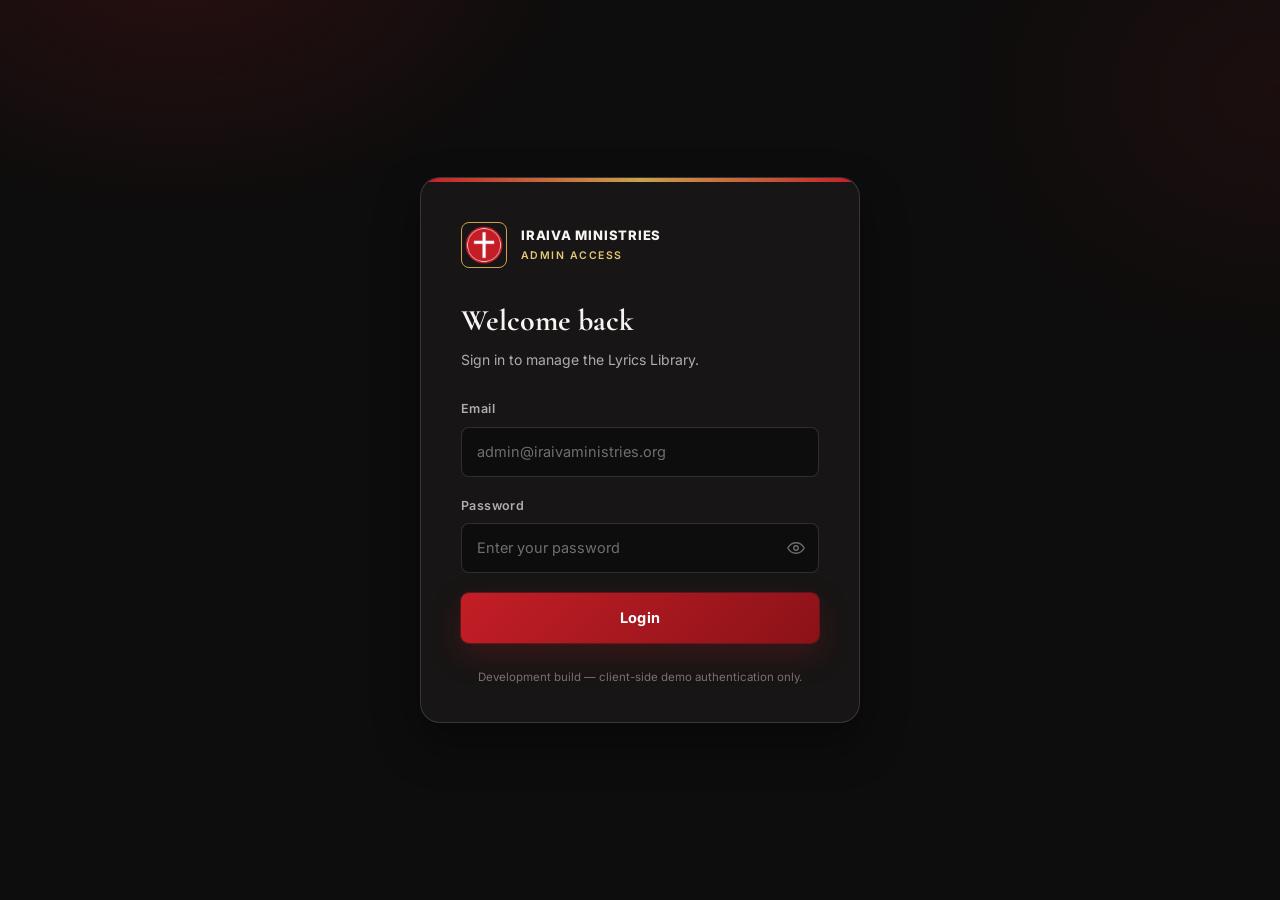
<file: admin/songs.html>
<!DOCTYPE html>
<html lang="en">
<head>
<meta charset="UTF-8">
<meta name="viewport" content="width=device-width, initial-scale=1.0">
<title>Songs &amp; Lyrics — Iraiva Ministries Admin</title>
<meta name="robots" content="noindex, nofollow">
<script src="auth.js"></script>
<link rel="icon" type="image/webp" href="../assets/images/iraiva-logo.webp">
<link rel="preconnect" href="https://fonts.googleapis.com">
<link href="https://fonts.googleapis.com/css2?family=Cormorant+Garamond:ital,wght@0,500;0,600;0,700;1,500&family=Inter:wght@400;500;600;700;800&display=swap" rel="stylesheet">
<link rel="stylesheet" href="admin.css">
<link rel="stylesheet" href="songs.css">
</head>
<body class="admin-body">

<div class="admin-shell" id="adminShell">

  <!-- ============ SIDEBAR (unchanged from STEP 4B1 dashboard shell) ============ -->
  <aside class="sidebar" id="sidebar">
    <div class="sidebar-brand">
      <img src="../assets/images/iraiva-logo.webp" alt="Iraiva Ministries logo">
      <div class="sidebar-brand-text">
        <strong>IRAIVA MINISTRIES</strong>
        <small>LYRICS LIBRARY ADMIN</small>
      </div>
    </div>

    <nav class="sidebar-nav" aria-label="Admin navigation">
      <a class="nav-item" href="index.html">
        <svg viewBox="0 0 24 24" fill="none" stroke-width="1.8" stroke-linecap="round" stroke-linejoin="round"><rect x="3" y="3" width="7" height="9" rx="1.5"/><rect x="14" y="3" width="7" height="5" rx="1.5"/><rect x="14" y="12" width="7" height="9" rx="1.5"/><rect x="3" y="16" width="7" height="5" rx="1.5"/></svg>
        <span>Dashboard</span>
      </a>
      <a class="nav-item" href="albums.html">
        <svg viewBox="0 0 24 24" fill="none" stroke-width="1.8" stroke-linecap="round" stroke-linejoin="round"><rect x="3" y="3" width="18" height="18" rx="2"/><circle cx="8.5" cy="9" r="1.5"/><path d="M21 15l-5-5-9 9"/></svg>
        <span>Albums</span>
      </a>
      <a class="nav-item active" href="songs.html">
        <svg viewBox="0 0 24 24" fill="none" stroke-width="1.8" stroke-linecap="round" stroke-linejoin="round"><path d="M9 18V5l11-2v13"/><circle cx="6" cy="18" r="3"/><circle cx="17" cy="16" r="3"/></svg>
        <span>Songs &amp; Lyrics</span>
      </a>
      <a class="nav-item" href="#">
        <svg viewBox="0 0 24 24" fill="none" stroke-width="1.8" stroke-linecap="round" stroke-linejoin="round"><path d="M12 3v12"/><path d="M8 11l4 4 4-4"/><path d="M4 17v2a2 2 0 002 2h12a2 2 0 002-2v-2"/></svg>
        <span>Audio Library</span>
      </a>
      <a class="nav-item" href="#">
        <svg viewBox="0 0 24 24" fill="none" stroke-width="1.8" stroke-linecap="round" stroke-linejoin="round"><path d="M14 2H6a2 2 0 00-2 2v16a2 2 0 002 2h12a2 2 0 002-2V8z"/><path d="M14 2v6h6"/><path d="M9 15h6"/><path d="M9 11h6"/></svg>
        <span>Documents</span>
      </a>
      <a class="nav-item" href="#">
        <svg viewBox="0 0 24 24" fill="none" stroke-width="1.8" stroke-linecap="round" stroke-linejoin="round"><circle cx="12" cy="12" r="9"/><path d="M3 12h18"/><path d="M12 3a13 13 0 010 18"/><path d="M12 3a13 13 0 000 18"/></svg>
        <span>Languages</span>
      </a>

      <div class="nav-divider"></div>

      <a class="nav-item" href="#">
        <svg viewBox="0 0 24 24" fill="none" stroke-width="1.8" stroke-linecap="round" stroke-linejoin="round"><path d="M3 10l9-7 9 7"/><path d="M5 9v11h14V9"/><path d="M9 20v-6h6v6"/></svg>
        <span>Homepage</span>
      </a>
      <a class="nav-item" href="#">
        <svg viewBox="0 0 24 24" fill="none" stroke-width="1.8" stroke-linecap="round" stroke-linejoin="round"><path d="M12 21s-7-4.6-9.5-9C.6 8.2 2.4 5 5.8 5c1.9 0 3.3 1 4.2 2.3C11 6 12.4 5 14.3 5c3.4 0 5.2 3.2 3.3 7-2.5 4.4-9.5 9-9.5 9z"/></svg>
        <span>Ministries</span>
      </a>
      <a class="nav-item" href="requests.html">
        <svg viewBox="0 0 24 24" fill="none" stroke-width="1.8" stroke-linecap="round" stroke-linejoin="round"><path d="M21 15a2 2 0 01-2 2H7l-4 4V5a2 2 0 012-2h14a2 2 0 012 2z"/></svg>
        <span>Song Requests</span>
      </a>
      <a class="nav-item" href="#">
        <svg viewBox="0 0 24 24" fill="none" stroke-width="1.8" stroke-linecap="round" stroke-linejoin="round"><rect x="3" y="3" width="18" height="18" rx="2"/><circle cx="9" cy="9" r="2"/><path d="M21 15l-5-4-9 8"/></svg>
        <span>Media Library</span>
      </a>
      <a class="nav-item" href="settings.html">
        <svg viewBox="0 0 24 24" fill="none" stroke-width="1.8" stroke-linecap="round" stroke-linejoin="round"><circle cx="12" cy="12" r="3"/><path d="M19.4 15a1.7 1.7 0 00.3 1.9l.1.1a2 2 0 11-2.8 2.8l-.1-.1a1.7 1.7 0 00-1.9-.3 1.7 1.7 0 00-1 1.5V21a2 2 0 11-4 0v-.1a1.7 1.7 0 00-1-1.6 1.7 1.7 0 00-1.9.3l-.1.1a2 2 0 11-2.8-2.8l.1-.1a1.7 1.7 0 00.3-1.9 1.7 1.7 0 00-1.5-1H3a2 2 0 110-4h.1a1.7 1.7 0 001.5-1 1.7 1.7 0 00-.3-1.9l-.1-.1a2 2 0 112.8-2.8l.1.1a1.7 1.7 0 001.9.3H9a1.7 1.7 0 001-1.5V3a2 2 0 114 0v.1a1.7 1.7 0 001 1.5 1.7 1.7 0 001.9-.3l.1-.1a2 2 0 112.8 2.8l-.1.1a1.7 1.7 0 00-.3 1.9V9a1.7 1.7 0 001.5 1h.1a2 2 0 110 4h-.1a1.7 1.7 0 00-1.5 1z"/></svg>
        <span>Settings</span>
      </a>
    </nav>

    <div class="sidebar-footer">
      <a class="sidebar-profile" href="#">
        <span class="sidebar-avatar">A</span>
        <span class="sidebar-profile-text">
          <strong>Admin</strong>
          <small>Super Admin</small>
        </span>
      </a>
      <button class="logout-btn" type="button">
        <svg viewBox="0 0 24 24" fill="none" stroke-width="1.8" stroke-linecap="round" stroke-linejoin="round"><path d="M9 21H5a2 2 0 01-2-2V5a2 2 0 012-2h4"/><path d="M16 17l5-5-5-5"/><path d="M21 12H9"/></svg>
        <span>Logout</span>
      </button>
    </div>
  </aside>

  <div class="sidebar-scrim" id="sidebarScrim"></div>

  <!-- ============ MAIN ============ -->
  <div class="main-wrap">

    <header class="topbar">
      <div class="topbar-left">
        <button class="mobile-menu-btn" id="mobileMenuBtn" aria-label="Open menu">
          <svg viewBox="0 0 24 24" fill="none" stroke-width="1.8" stroke-linecap="round" stroke-linejoin="round"><path d="M3 6h18"/><path d="M3 12h18"/><path d="M3 18h18"/></svg>
        </button>
        <button class="menu-btn" id="collapseBtn" aria-label="Collapse sidebar">
          <svg viewBox="0 0 24 24" fill="none" stroke-width="1.8" stroke-linecap="round" stroke-linejoin="round"><rect x="3" y="4" width="18" height="16" rx="2"/><path d="M9 4v16"/></svg>
        </button>
        <div class="topbar-welcome">
          <strong>Songs Management</strong>
          <small>Tuesday, 19 August 2026</small>
        </div>
      </div>

      <div class="topbar-right">
        <label class="search-box">
          <svg viewBox="0 0 24 24" fill="none" stroke-width="2" stroke-linecap="round" stroke-linejoin="round"><circle cx="11" cy="11" r="7"/><path d="M21 21l-4.3-4.3"/></svg>
          <input type="search" placeholder="Search songs, albums…">
        </label>
        <button class="icon-btn" aria-label="Notifications">
          <svg viewBox="0 0 24 24" fill="none" stroke-width="1.8" stroke-linecap="round" stroke-linejoin="round"><path d="M18 8a6 6 0 10-12 0c0 7-3 9-3 9h18s-3-2-3-9"/><path d="M13.7 21a2 2 0 01-3.4 0"/></svg>
          <span class="badge-dot"></span>
        </button>
        <a class="topbar-profile" href="#">
          <span class="sidebar-avatar">A</span>
          <span class="topbar-profile-text">
            <strong>Admin</strong>
            <small>Super Admin</small>
          </span>
        </a>
      </div>
    </header>

    <main class="admin-content">

      <div class="page-heading">
        <h1>Songs &amp; Lyrics</h1>
        <p>Manage every song in the library — add new tracks, edit lyrics and details, and control what's published.</p>
      </div>

      <!-- ============ TOOLBAR ============ -->
      <section class="dash-section" aria-label="Song tools">
        <div class="songs-toolbar">
          <label class="search-box">
            <svg viewBox="0 0 24 24" fill="none" stroke-width="2" stroke-linecap="round" stroke-linejoin="round"><circle cx="11" cy="11" r="7"/><path d="M21 21l-4.3-4.3"/></svg>
            <input type="search" id="songSearchInput" placeholder="Search songs by title…" autocomplete="off">
          </label>
          <div class="toolbar-spacer"></div>
          <button class="btn btn-primary" type="button" id="addSongBtn">
            <svg viewBox="0 0 24 24" fill="none" stroke-width="2" stroke-linecap="round" stroke-linejoin="round"><path d="M12 5v14"/><path d="M5 12h14"/></svg>
            Add New Song
          </button>
        </div>

        <div class="songs-filters">
          <div class="filter-field">
            <label class="filter-label" for="albumFilterSelect">Album</label>
            <select class="form-select" id="albumFilterSelect">
              <option value="all">All Albums</option>
            </select>
          </div>
          <div class="filter-field">
            <label class="filter-label" for="languageFilterSelect">Language</label>
            <select class="form-select" id="languageFilterSelect">
              <option value="all">All Languages</option>
            </select>
          </div>
          <div class="filter-field">
            <label class="filter-label" for="publishedFilterSelect">Status</label>
            <select class="form-select" id="publishedFilterSelect">
              <option value="all">All</option>
              <option value="published">Published</option>
              <option value="unpublished">Unpublished</option>
            </select>
          </div>
          <button class="btn btn-outline btn-sm clear-filters-btn" type="button" id="clearFiltersBtn">
            <svg viewBox="0 0 24 24" fill="none" stroke-width="2" stroke-linecap="round" stroke-linejoin="round"><path d="M18 6L6 18"/><path d="M6 6l12 12"/></svg>
            Clear Filters
          </button>
        </div>

        <p class="results-meta" id="resultsMeta"></p>

        <!-- ============ SONGS TABLE (desktop) / CARDS (mobile, via CSS) ============ -->
        <div class="panel table-wrap songs-table-wrap">
          <table class="data-table songs-table" id="songsTable">
            <thead>
              <tr>
                <th>Song Title</th>
                <th>Album</th>
                <th>Language</th>
                <th>Song #</th>
                <th>Published</th>
                <th>Audio</th>
                <th>Documents</th>
                <th>Actions</th>
              </tr>
            </thead>
            <tbody id="songsTableBody">
              <!-- rendered by songs.js -->
            </tbody>
          </table>
        </div>
      </section>

      <footer class="admin-footer">
        <span>© <span id="footerYear">2026</span> Iraiva Ministries. All rights reserved.</span>
        <span>Version 1.0.0</span>
      </footer>

    </main>
  </div>
</div>

<!-- ============ ADD / EDIT SONG MODAL ============ -->
<div class="modal-overlay" id="songModalOverlay">
  <div class="modal" role="dialog" aria-modal="true" aria-labelledby="songModalTitle">
    <div class="modal-header">
      <h3 id="songModalTitle">Add New Song</h3>
      <button class="modal-close" type="button" id="songModalCloseBtn" aria-label="Close">
        <svg viewBox="0 0 24 24" fill="none" stroke-width="2" stroke-linecap="round" stroke-linejoin="round"><path d="M18 6L6 18"/><path d="M6 6l12 12"/></svg>
      </button>
    </div>
    <form id="songForm" novalidate>
      <div class="modal-body">
        <div class="form-grid">

          <div class="form-group span-2">
            <label class="form-label" for="songTitle">Song Title <span class="req">*</span></label>
            <input class="form-input" type="text" id="songTitle" name="title" placeholder="e.g. Nandriha Iraiva" maxlength="120">
            <span class="field-error" id="err-title"></span>
          </div>

          <div class="form-group">
            <label class="form-label" for="songAlbum">Album <span class="req">*</span></label>
            <select class="form-select" id="songAlbum" name="albumId"></select>
            <span class="field-error" id="err-albumId"></span>
          </div>

          <div class="form-group">
            <label class="form-label" for="songLanguage">Language <span class="req">*</span></label>
            <select class="form-select" id="songLanguage" name="language"></select>
            <span class="field-error" id="err-language"></span>
          </div>

          <div class="form-group">
            <label class="form-label" for="songNumber">Song Number</label>
            <input class="form-input" type="number" id="songNumber" name="trackNumber" min="1" placeholder="Auto">
            <span class="field-error" id="err-trackNumber"></span>
          </div>

          <div class="form-group">
            <label class="form-label" for="songLyricsPreview">Short Lyrics Preview</label>
            <input class="form-input" type="text" id="songLyricsPreview" name="lyricsPreview" placeholder="One line shown in listings…" maxlength="140">
          </div>

          <div class="form-group span-2">
            <label class="form-label" for="songLyrics">Lyrics</label>
            <textarea class="form-textarea lyrics-textarea" id="songLyrics" name="lyrics" placeholder="One line per row…"></textarea>
            <span class="form-hint">Each line becomes one synced lyric line. Timestamp syncing is managed later.</span>
          </div>

          <div class="form-group span-2">
            <label class="form-label">Audio File</label>
            <div class="upload-dropzone" id="uploadDropzone">
              <div class="upload-preview" id="uploadPreview">
                <svg viewBox="0 0 24 24" fill="none" stroke-width="1.6" stroke-linecap="round" stroke-linejoin="round"><path d="M9 18V5l11-2v13"/><circle cx="6" cy="18" r="3"/><circle cx="17" cy="16" r="3"/></svg>
              </div>
              <div class="upload-info">
                <button type="button" class="btn btn-outline btn-sm" id="chooseAudioBtn">Choose Audio</button>
                <span class="upload-filename" id="uploadFilename">MP3, WAV, OGG or M4A</span>
                <input type="file" id="audioFileInput" accept=".mp3,.wav,.ogg,.m4a,audio/mpeg,audio/wav,audio/ogg" hidden>
              </div>
            </div>
            <span class="field-error" id="err-audio"></span>
          </div>

          <div class="form-group span-2">
            <div class="toggle-row">
              <span class="toggle-row-text">
                <strong>Published</strong>
                <small>Visible on the public website when on</small>
              </span>
              <label class="switch">
                <input type="checkbox" id="songPublished">
                <span class="switch-track"></span>
              </label>
            </div>
          </div>
        </div>
      </div>

      <div class="modal-footer">
        <button type="button" class="btn btn-outline" id="songCancelBtn">Cancel</button>
        <button type="submit" class="btn btn-primary" id="songSaveBtn">Save Song</button>
      </div>
    </form>
  </div>
</div>

<!-- ============ VIEW SONG MODAL ============ -->
<div class="modal-overlay" id="viewModalOverlay">
  <div class="modal" role="dialog" aria-modal="true" aria-labelledby="viewModalTitle">
    <div class="modal-header">
      <h3 id="viewModalTitle">Song Details</h3>
      <button class="modal-close" type="button" id="viewModalCloseBtn" aria-label="Close">
        <svg viewBox="0 0 24 24" fill="none" stroke-width="2" stroke-linecap="round" stroke-linejoin="round"><path d="M18 6L6 18"/><path d="M6 6l12 12"/></svg>
      </button>
    </div>
    <div class="modal-body" id="viewModalBody">
      <!-- rendered by songs.js -->
    </div>
    <div class="modal-footer">
      <button type="button" class="btn btn-outline" id="viewCloseBtn">Close</button>
      <button type="button" class="btn btn-primary" id="viewEditBtn">Edit Song</button>
    </div>
  </div>
</div>

<!-- ============ DELETE CONFIRM MODAL ============ -->
<div class="modal-overlay" id="deleteModalOverlay">
  <div class="modal modal-sm" role="dialog" aria-modal="true" aria-labelledby="deleteModalTitle">
    <div class="modal-header">
      <h3 id="deleteModalTitle">Delete Song</h3>
      <button class="modal-close" type="button" id="deleteModalCloseBtn" aria-label="Close">
        <svg viewBox="0 0 24 24" fill="none" stroke-width="2" stroke-linecap="round" stroke-linejoin="round"><path d="M18 6L6 18"/><path d="M6 6l12 12"/></svg>
      </button>
    </div>
    <div class="modal-body confirm-body">
      <div class="confirm-icon">
        <svg viewBox="0 0 24 24" fill="none" stroke-width="1.8" stroke-linecap="round" stroke-linejoin="round"><path d="M3 6h18"/><path d="M8 6V4a2 2 0 012-2h4a2 2 0 012 2v2"/><path d="M19 6l-1 14a2 2 0 01-2 2H8a2 2 0 01-2-2L5 6"/></svg>
      </div>
      <p>Are you sure you want to delete <strong id="deleteSongName">this song</strong>? This will remove it and cannot be undone.</p>
    </div>
    <div class="modal-footer">
      <button type="button" class="btn btn-outline" id="deleteCancelBtn">Cancel</button>
      <button type="button" class="btn btn-danger" id="deleteConfirmBtn">Delete Song</button>
    </div>
  </div>
</div>

<!-- ============ MANAGE DOCUMENTS MODAL (STEP 4B-3) ============ -->
<div class="modal-overlay" id="documentsModalOverlay">
  <div class="modal modal-docs" role="dialog" aria-modal="true" aria-labelledby="documentsModalTitle">
    <div class="modal-header">
      <h3 id="documentsModalTitle">Manage Documents</h3>
      <button class="modal-close" type="button" id="documentsModalCloseBtn" aria-label="Close">
        <svg viewBox="0 0 24 24" fill="none" stroke-width="2" stroke-linecap="round" stroke-linejoin="round"><path d="M18 6L6 18"/><path d="M6 6l12 12"/></svg>
      </button>
    </div>
    <div class="modal-body">
      <div class="docs-song-summary">
        <div class="view-detail-item">
          <span class="view-detail-label">Song Title</span>
          <span class="view-detail-value" id="docsSongTitle">—</span>
        </div>
        <div class="view-detail-item">
          <span class="view-detail-label">Album</span>
          <span class="view-detail-value" id="docsSongAlbum">—</span>
        </div>
        <div class="view-detail-item">
          <span class="view-detail-label">Language</span>
          <span class="view-detail-value" id="docsSongLanguage">—</span>
        </div>
      </div>

      <div class="doc-rows" id="docRowsWrap">
        <!-- rendered by songs.js -->
      </div>
      <span class="form-hint">Word (.docx), PDF (.pdf) and PowerPoint (.pptx) only — up to 3MB per file.</span>
    </div>
    <div class="modal-footer">
      <button type="button" class="btn btn-primary" id="documentsDoneBtn">Done</button>
    </div>
  </div>
</div>

<!-- ============ REMOVE DOCUMENT CONFIRM MODAL (STEP 4B-3) ============ -->
<div class="modal-overlay" id="deleteDocModalOverlay">
  <div class="modal modal-sm" role="dialog" aria-modal="true" aria-labelledby="deleteDocModalTitle">
    <div class="modal-header">
      <h3 id="deleteDocModalTitle">Remove Document</h3>
      <button class="modal-close" type="button" id="deleteDocModalCloseBtn" aria-label="Close">
        <svg viewBox="0 0 24 24" fill="none" stroke-width="2" stroke-linecap="round" stroke-linejoin="round"><path d="M18 6L6 18"/><path d="M6 6l12 12"/></svg>
      </button>
    </div>
    <div class="modal-body confirm-body">
      <div class="confirm-icon">
        <svg viewBox="0 0 24 24" fill="none" stroke-width="1.8" stroke-linecap="round" stroke-linejoin="round"><path d="M3 6h18"/><path d="M8 6V4a2 2 0 012-2h4a2 2 0 012 2v2"/><path d="M19 6l-1 14a2 2 0 01-2 2H8a2 2 0 01-2-2L5 6"/></svg>
      </div>
      <p>Are you sure you want to remove this <strong id="deleteDocLabel">document</strong>?</p>
    </div>
    <div class="modal-footer">
      <button type="button" class="btn btn-outline" id="deleteDocCancelBtn">Cancel</button>
      <button type="button" class="btn btn-danger" id="deleteDocConfirmBtn">Remove</button>
    </div>
  </div>
</div>

<!-- ============ MANAGE LYRICS MODAL (STEP 4B-4) ============ -->
<div class="modal-overlay" id="lyricsModalOverlay">
  <div class="modal modal-docs" role="dialog" aria-modal="true" aria-labelledby="lyricsModalTitle">
    <div class="modal-header">
      <h3 id="lyricsModalTitle">Manage Lyrics</h3>
      <button class="modal-close" type="button" id="lyricsModalCloseBtn" aria-label="Close">
        <svg viewBox="0 0 24 24" fill="none" stroke-width="2" stroke-linecap="round" stroke-linejoin="round"><path d="M18 6L6 18"/><path d="M6 6l12 12"/></svg>
      </button>
    </div>
    <div class="modal-body">
      <div class="docs-song-summary">
        <div class="view-detail-item">
          <span class="view-detail-label">Song Title</span>
          <span class="view-detail-value" id="lyricsSongTitle">—</span>
        </div>
        <div class="view-detail-item">
          <span class="view-detail-label">Album</span>
          <span class="view-detail-value" id="lyricsSongAlbum">—</span>
        </div>
        <div class="view-detail-item">
          <span class="view-detail-label">Language</span>
          <span class="view-detail-value" id="lyricsSongLanguage">—</span>
        </div>
      </div>

      <label class="form-label" for="lyricsTextarea">Lyrics</label>
      <textarea class="form-textarea lyrics-textarea" id="lyricsTextarea" placeholder="One line per row…"></textarea>
      <span class="form-hint">Each line becomes one lyric line on the public player. Timestamp syncing is managed later.</span>
    </div>
    <div class="modal-footer">
      <button type="button" class="btn btn-outline" id="lyricsClearBtn">Clear Lyrics</button>
      <button type="button" class="btn btn-primary" id="lyricsSaveBtn">Save Lyrics</button>
    </div>
  </div>
</div>

<!-- ============ AUDIO PLAYER MODAL ============ -->
<div class="modal-overlay" id="playerModalOverlay">
  <div class="modal modal-sm player-modal" role="dialog" aria-modal="true" aria-labelledby="playerModalTitle">
    <div class="modal-header">
      <h3 id="playerModalTitle">Now Playing</h3>
      <button class="modal-close" type="button" id="playerModalCloseBtn" aria-label="Close">
        <svg viewBox="0 0 24 24" fill="none" stroke-width="2" stroke-linecap="round" stroke-linejoin="round"><path d="M18 6L6 18"/><path d="M6 6l12 12"/></svg>
      </button>
    </div>
    <div class="modal-body player-body">
      <div class="player-art">
        <svg viewBox="0 0 24 24" fill="none" stroke-width="1.6" stroke-linecap="round" stroke-linejoin="round"><path d="M9 18V5l11-2v13"/><circle cx="6" cy="18" r="3"/><circle cx="17" cy="16" r="3"/></svg>
      </div>
      <div class="player-meta">
        <strong id="playerSongTitle">Song title</strong>
        <small id="playerAlbumName">Album name</small>
      </div>
      <div class="player-controls">
        <button class="player-play-btn" type="button" id="playerPlayBtn" aria-label="Play">
          <svg id="playIcon" viewBox="0 0 24 24" fill="currentColor"><path d="M8 5v14l11-7z"/></svg>
          <svg id="pauseIcon" viewBox="0 0 24 24" fill="currentColor" hidden><path d="M6 5h4v14H6zM14 5h4v14h-4z"/></svg>
        </button>
        <div class="player-progress-wrap">
          <input type="range" id="playerProgress" class="player-progress" min="0" max="100" value="0" step="0.1">
          <div class="player-times">
            <span id="playerCurrentTime">0:00</span>
            <span id="playerDuration">0:00</span>
          </div>
        </div>
      </div>
      <audio id="previewAudio" preload="metadata"></audio>
    </div>
  </div>
</div>

<div class="toast-stack" id="toastStack"></div>

<script src="admin.js"></script>
<script src="../assets/js/data.js"></script>
<script src="albums-data.js"></script>
<script src="songs-data.js"></script>
<script src="songs.js"></script>
</body>
</html>
</file>
<file: style.css>
/* ==========================================================================
   IRAIVA MINISTRIES — LYRICS LIBRARY
   Stylesheet
   ========================================================================== */

/* ---------- 1. TOKENS ---------- */
:root {
  --red: #C41E26;
  --red-dark: #8B1218;
  --red-light: #E63946;
  --black: #131212;
  --charcoal: #1E1C1C;
  --charcoal-soft: #2A2727;
  --white: #FFFFFF;
  --offwhite: #F7F5F2;
  --gray-100: #F1EFEC;
  --gray-200: #E5E2DD;
  --gray-400: #A8A29B;
  --gray-600: #6B655F;
  --text-body: #3A3634;

  --font-display: 'Cormorant Garamond', Georgia, serif;
  --font-body: 'Inter', -apple-system, BlinkMacSystemFont, 'Segoe UI', sans-serif;

  --radius-sm: 8px;
  --radius-md: 14px;
  --radius-lg: 22px;
  --radius-pill: 999px;

  --shadow-soft: 0 8px 30px rgba(20, 15, 15, 0.08);
  --shadow-card: 0 4px 18px rgba(20, 15, 15, 0.06);
  --shadow-lift: 0 20px 45px rgba(139, 18, 24, 0.18);

  --ease: cubic-bezier(0.4, 0, 0.2, 1);
  --header-h: 84px;
}

/* ---------- 2. RESET ---------- */
*, *::before, *::after { box-sizing: border-box; }
html { scroll-behavior: smooth; scroll-padding-top: calc(var(--header-h) + 16px); }
body, h1, h2, h3, h4, p, ul, ol, figure, blockquote { margin: 0; }
ul, ol { padding: 0; list-style: none; }
img { max-width: 100%; display: block; }
a { color: inherit; text-decoration: none; }
button, input { font: inherit; color: inherit; }
button { cursor: pointer; background: none; border: none; }

body {
  font-family: var(--font-body);
  color: var(--text-body);
  background: var(--offwhite);
  line-height: 1.5;
  -webkit-font-smoothing: antialiased;
  overflow-x: hidden;
}

.container {
  width: 100%;
  max-width: 1280px;
  margin: 0 auto;
  padding: 0 32px;
}

.visually-hidden {
  position: absolute; width: 1px; height: 1px;
  padding: 0; margin: -1px; overflow: hidden;
  clip: rect(0,0,0,0); white-space: nowrap; border: 0;
}

.skip-link {
  position: absolute; left: 12px; top: -60px;
  background: var(--red); color: var(--white);
  padding: 10px 16px; border-radius: var(--radius-sm);
  z-index: 999; transition: top 0.2s var(--ease);
}
.skip-link:focus { top: 12px; }

:focus-visible {
  outline: 2px solid var(--red);
  outline-offset: 3px;
  border-radius: 4px;
}

@media (prefers-reduced-motion: reduce) {
  *, *::before, *::after {
    animation-duration: 0.001ms !important;
    animation-iteration-count: 1 !important;
    transition-duration: 0.001ms !important;
    scroll-behavior: auto !important;
  }
}

/* ---------- 3. TYPE ---------- */
h1, h2, h3, h4 { font-family: var(--font-display); font-weight: 600; color: var(--black); }
.text-accent { color: var(--red); }

.section-heading { text-align: center; margin-bottom: 44px; }
.section-tag {
  display: inline-block;
  font-size: 12.5px;
  font-weight: 700;
  letter-spacing: 0.14em;
  text-transform: uppercase;
  color: var(--red);
  position: relative;
  padding-bottom: 14px;
}
.section-tag::before, .section-tag::after {
  content: "";
  position: absolute;
  bottom: 4px;
  width: 30px;
  height: 2px;
  background: var(--red);
  opacity: 0.5;
}
.section-tag::before { left: -46px; }
.section-tag::after { right: -46px; }
.section-heading h2 {
  font-size: clamp(28px, 3.2vw, 40px);
  margin-top: 6px;
}

/* ---------- 4. PREMIUM HOVER SYSTEM ---------- */
.shine {
  position: relative;
  overflow: hidden;
}
.shine::after {
  content: "";
  position: absolute;
  top: 0; left: -60%;
  width: 45%; height: 100%;
  background: linear-gradient(120deg, transparent, rgba(255,255,255,0.55), transparent);
  transform: skewX(-20deg);
  transition: left 0.7s var(--ease);
  pointer-events: none;
}
.shine:hover::after { left: 130%; }

/* ---------- 5. HEADER ---------- */
.site-header {
  position: sticky;
  top: 0;
  z-index: 200;
  height: var(--header-h);
  background: rgba(247, 245, 242, 0.82);
  backdrop-filter: blur(0px);
  -webkit-backdrop-filter: blur(0px);
  border-bottom: 1px solid transparent;
  transition: background 0.35s var(--ease), backdrop-filter 0.35s var(--ease), border-color 0.35s var(--ease), box-shadow 0.35s var(--ease);
}
.site-header.scrolled {
  background: rgba(255, 255, 255, 0.72);
  backdrop-filter: blur(16px);
  -webkit-backdrop-filter: blur(16px);
  border-bottom-color: var(--gray-200);
  box-shadow: 0 4px 24px rgba(20,15,15,0.05);
}
.header-inner {
  max-width: 1280px;
  margin: 0 auto;
  height: 100%;
  padding: 0 32px;
  display: flex;
  align-items: center;
  justify-content: space-between;
  gap: 24px;
}

.brand { display: flex; align-items: center; gap: 12px; flex-shrink: 0; }
.brand-logo { width: 44px; height: 44px; object-fit: contain; border-radius: 50%; }
.brand-name {
  font-family: var(--font-display);
  font-weight: 700;
  font-size: 20px;
  letter-spacing: 0.03em;
  color: var(--black);
  display: flex;
  flex-direction: column;
  line-height: 1.1;
}
.brand-name small {
  font-family: var(--font-body);
  font-size: 9.5px;
  font-weight: 600;
  letter-spacing: 0.28em;
  color: var(--red);
}

.main-nav ul { display: flex; align-items: center; gap: 34px; }
.nav-link {
  font-size: 14px;
  font-weight: 600;
  letter-spacing: 0.02em;
  color: var(--text-body);
  position: relative;
  padding: 8px 0;
  transition: color 0.25s var(--ease);
}
.nav-link::after {
  content: "";
  position: absolute;
  left: 0; bottom: 0;
  width: 0; height: 2px;
  background: var(--red);
  transition: width 0.3s var(--ease);
}
.nav-link:hover, .nav-link:focus-visible { color: var(--red); }
.nav-link:hover::after, .nav-link:focus-visible::after, .nav-link.active::after { width: 100%; }
.nav-link.active { color: var(--red); }

.header-actions { display: flex; align-items: center; gap: 16px; flex-shrink: 0; }

.cta-pill {
  position: relative;
  overflow: hidden;
  display: flex;
  flex-direction: column;
  justify-content: center;
  padding: 8px 20px;
  border-radius: var(--radius-pill);
  background: linear-gradient(135deg, var(--red), var(--red-dark));
  color: var(--white);
  box-shadow: 0 8px 20px rgba(139,18,24,0.28);
  transition: transform 0.3s var(--ease), box-shadow 0.3s var(--ease);
}
.cta-pill::after {
  content: "";
  position: absolute;
  top: 0; left: -60%;
  width: 45%; height: 100%;
  background: linear-gradient(120deg, transparent, rgba(255,255,255,0.5), transparent);
  transform: skewX(-20deg);
  transition: left 0.7s var(--ease);
}
.cta-pill:hover {
  transform: translateY(-2px) scale(1.02);
  box-shadow: 0 14px 30px rgba(139,18,24,0.38);
}
.cta-pill:hover::after { left: 130%; }
.cta-pill-top { font-size: 9.5px; font-weight: 700; letter-spacing: 0.14em; text-transform: uppercase; opacity: 0.85; }
.cta-pill-bottom { font-size: 13px; font-weight: 700; display: flex; align-items: center; gap: 4px; }

.menu-toggle {
  display: none;
  flex-direction: column;
  gap: 5px;
  padding: 6px;
}
.menu-toggle span { width: 24px; height: 2px; background: var(--black); border-radius: 2px; transition: transform 0.3s var(--ease), opacity 0.3s var(--ease); }
.menu-toggle.open span:nth-child(1) { transform: translateY(7px) rotate(45deg); }
.menu-toggle.open span:nth-child(2) { opacity: 0; }
.menu-toggle.open span:nth-child(3) { transform: translateY(-7px) rotate(-45deg); }

/* ---------- 6. HERO ---------- */
.hero {
  position: relative;
  min-height: 92vh;
  display: flex;
  align-items: center;
  overflow: hidden;
  background: var(--black);
}
.hero-media { position: absolute; inset: 0; z-index: 0; }
.hero-video {
  width: 100%; height: 100%;
  object-fit: cover;
  object-position: center;
}
.hero-content {
  position: relative;
  z-index: 1;
  width: 100%;
  max-width: 1280px;
  margin: 0 auto;
  padding: 120px 32px 60px;
  display: grid;
  grid-template-columns: 1.15fr 0.85fr;
  gap: 40px;
  align-items: center;
}

.hero-left { color: var(--white); max-width: 600px; }
.eyebrow {
  font-size: 13px;
  font-weight: 700;
  letter-spacing: 0.28em;
  text-transform: uppercase;
  color: var(--red-light);
  margin-bottom: 14px;
}
.hero-title {
  font-size: clamp(38px, 5.2vw, 62px);
  line-height: 1.08;
  font-weight: 700;
  color: var(--white);
  margin-bottom: 20px;
}
.hero-subtitle {
  font-size: 18px;
  color: rgba(255,255,255,0.78);
  margin-bottom: 34px;
  max-width: 420px;
}

.search-box {
  display: flex;
  align-items: center;
  background: rgba(255,255,255,0.97);
  border-radius: var(--radius-pill);
  padding: 6px 6px 6px 22px;
  max-width: 520px;
  box-shadow: var(--shadow-lift);
  border: 1px solid rgba(255,255,255,0.5);
}
.search-icon { color: var(--gray-600); flex-shrink: 0; }
.search-box input {
  flex: 1;
  border: none;
  background: transparent;
  padding: 14px 14px;
  font-size: 15px;
  color: var(--text-body);
  outline: none;
}
.search-box input::placeholder { color: var(--gray-600); }
.btn-search {
  position: relative;
  overflow: hidden;
  background: linear-gradient(135deg, var(--red), var(--red-dark));
  color: var(--white);
  font-weight: 700;
  font-size: 14px;
  padding: 14px 28px;
  border-radius: var(--radius-pill);
  transition: transform 0.3s var(--ease), box-shadow 0.3s var(--ease);
  flex-shrink: 0;
}
.btn-search::after {
  content: "";
  position: absolute;
  top: 0; left: -60%;
  width: 45%; height: 100%;
  background: linear-gradient(120deg, transparent, rgba(255,255,255,0.5), transparent);
  transform: skewX(-20deg);
  transition: left 0.7s var(--ease);
}
.btn-search:hover { transform: translateY(-1px); box-shadow: 0 10px 24px rgba(139,18,24,0.4); }
.btn-search:hover::after { left: 130%; }

.stats-row {
  display: grid;
  grid-template-columns: repeat(4, 1fr);
  gap: 14px;
  margin-top: 40px;
  max-width: 560px;
}
.stat-card {
  position: relative;
  overflow: hidden;
  background: rgba(255,255,255,0.08);
  border: 1px solid rgba(255,255,255,0.16);
  border-radius: var(--radius-md);
  padding: 16px 12px;
  backdrop-filter: blur(6px);
  text-align: left;
  transition: transform 0.3s var(--ease), border-color 0.3s var(--ease), background 0.3s var(--ease);
}
.stat-card:hover {
  transform: translateY(-4px);
  border-color: rgba(196,30,38,0.6);
  background: rgba(196,30,38,0.14);
}
.stat-card .stat-icon { color: var(--red-light); margin-bottom: 8px; }
.stat-card .stat-num { font-family: var(--font-display); font-size: 24px; font-weight: 700; color: var(--white); line-height: 1; }
.stat-card .stat-label { font-size: 11.5px; color: rgba(255,255,255,0.68); margin-top: 4px; line-height: 1.3; }

.hero-right {
  position: relative;
  color: var(--white);
  padding: 32px 8px 32px 32px;
  border-left: 1px solid rgba(255,255,255,0.18);
}
.quote-mark {
  font-family: var(--font-display);
  font-size: 64px;
  color: var(--red-light);
  line-height: 0.6;
  display: block;
  margin-bottom: 8px;
  opacity: 0.85;
}
.hero-right blockquote p {
  font-family: var(--font-display);
  font-style: italic;
  font-size: 24px;
  line-height: 1.4;
  color: rgba(255,255,255,0.92);
}
.hero-right cite {
  display: block;
  margin-top: 16px;
  font-size: 13px;
  font-style: normal;
  font-weight: 600;
  letter-spacing: 0.06em;
  color: var(--red-light);
}

/* ---------- 7. NOTICE STRIP ---------- */
.notice-strip { background: var(--white); border-bottom: 1px solid var(--gray-200); }
.notice-inner {
  display: flex;
  align-items: center;
  gap: 16px;
  padding: 20px 32px;
}
.notice-icon {
  flex-shrink: 0;
  width: 40px; height: 40px;
  display: flex; align-items: center; justify-content: center;
  background: rgba(196,30,38,0.08);
  color: var(--red);
  border-radius: 50%;
}
.notice-inner p { font-size: 14.5px; color: var(--text-body); }
.notice-inner strong { color: var(--red); font-weight: 700; }

/* ---------- 8. MINISTRIES ---------- */
.ministries { padding: 88px 0; background: var(--offwhite); }
.ministries-grid {
  display: grid;
  grid-template-columns: repeat(4, 1fr);
  gap: 24px;
}
.ministry-card {
  position: relative;
  overflow: hidden;
  background: var(--white);
  border: 1px solid var(--gray-200);
  border-radius: var(--radius-lg);
  padding: 36px 26px;
  text-align: center;
  transition: transform 0.4s var(--ease), box-shadow 0.4s var(--ease), border-color 0.4s var(--ease);
}
.ministry-card::before {
  content: "";
  position: absolute; inset: 0;
  background: radial-gradient(circle at 50% 0%, rgba(196,30,38,0.06), transparent 60%);
  opacity: 0;
  transition: opacity 0.4s var(--ease);
}
.ministry-card:hover {
  transform: translateY(-8px);
  border-color: rgba(196,30,38,0.35);
  box-shadow: var(--shadow-lift);
}
.ministry-card:hover::before { opacity: 1; }
.ministry-icon {
  width: 68px; height: 68px;
  margin: 0 auto 20px;
  display: flex; align-items: center; justify-content: center;
  border-radius: 50%;
  background: var(--white);
  border: 1.5px solid rgba(196,30,38,0.25);
  color: var(--red);
  transition: background 0.35s var(--ease), color 0.35s var(--ease), transform 0.35s var(--ease), box-shadow 0.35s var(--ease);
  position: relative;
  z-index: 1;
}
.ministry-card:hover .ministry-icon {
  background: var(--red);
  color: var(--white);
  transform: scale(1.08) rotate(-4deg);
  box-shadow: 0 10px 22px rgba(196,30,38,0.35);
}
.ministry-card h3 { font-size: 19px; margin-bottom: 10px; position: relative; z-index: 1; }
.ministry-card p { font-size: 14px; color: var(--gray-600); line-height: 1.55; position: relative; z-index: 1; }

/* ---------- 9. ALBUMS ---------- */
.albums { padding: 88px 0 96px; background: var(--white); }
.album-slider-viewport {
  overflow: hidden;
  padding: 8px 0 40px;
  cursor: grab;
}
.album-slider-viewport.dragging { cursor: grabbing; }
.album-slider-track {
  display: flex;
  gap: 22px;
  width: max-content;
  will-change: transform;
  padding: 0 32px;
}
.album-slider-track:focus-visible { outline: 2px solid var(--red); outline-offset: 6px; }

.album-card {
  position: relative;
  overflow: hidden;
  flex: 0 0 240px;
  background: var(--white);
  border: 1px solid var(--gray-200);
  border-radius: var(--radius-md);
  transition: transform 0.4s var(--ease), box-shadow 0.4s var(--ease), border-color 0.4s var(--ease);
  user-select: none;
}
.album-card:hover {
  transform: translateY(-8px);
  box-shadow: var(--shadow-lift);
  border-color: rgba(196,30,38,0.3);
}
.album-cover-wrap { position: relative; aspect-ratio: 1/1; overflow: hidden; border-radius: var(--radius-md) var(--radius-md) 0 0; }
.album-cover { width: 100%; height: 100%; object-fit: cover; transition: transform 0.6s var(--ease); }
.album-card:hover .album-cover { transform: scale(1.08); }
.album-badge {
  position: absolute; top: 12px; left: 12px;
  background: rgba(196,30,38,0.92);
  color: var(--white);
  font-size: 10.5px;
  font-weight: 700;
  letter-spacing: 0.06em;
  padding: 5px 10px;
  border-radius: var(--radius-pill);
}
.album-badge.soon { background: rgba(19,18,18,0.85); }
.album-body { padding: 16px 16px 18px; }
.album-name { font-size: 17px; margin-bottom: 4px; }
.album-meta { font-size: 12.5px; color: var(--gray-600); margin-bottom: 14px; }
.album-meta span + span::before { content: "•"; margin: 0 6px; color: var(--gray-400); }
.btn-view-songs {
  position: relative;
  overflow: hidden;
  display: block;
  width: 100%;
  text-align: center;
  padding: 10px;
  border: 1.5px solid var(--red);
  color: var(--red);
  font-size: 13px;
  font-weight: 700;
  border-radius: var(--radius-pill);
  transition: background 0.3s var(--ease), color 0.3s var(--ease);
}
.btn-view-songs:hover { background: var(--red); color: var(--white); }

.album-card.coming-soon {
  display: flex;
  flex-direction: column;
  align-items: center;
  justify-content: center;
  text-align: center;
  background: linear-gradient(160deg, var(--charcoal), var(--black));
  color: var(--white);
  padding: 28px 20px;
}
.album-card.coming-soon .soon-icon { color: var(--red-light); margin-bottom: 14px; }
.album-card.coming-soon .soon-top { font-size: 12px; font-weight: 700; letter-spacing: 0.12em; color: var(--red-light); text-transform: uppercase; }
.album-card.coming-soon .soon-title { font-family: var(--font-display); font-size: 24px; font-weight: 700; margin: 6px 0 16px; }
.album-card.coming-soon .soon-verse { font-size: 12.5px; color: rgba(255,255,255,0.65); font-style: italic; line-height: 1.5; }

.slider-controls { display: flex; justify-content: center; gap: 14px; margin-top: -8px; }
.slider-btn {
  width: 46px; height: 46px;
  border-radius: 50%;
  border: 1.5px solid var(--gray-200);
  color: var(--text-body);
  display: flex; align-items: center; justify-content: center;
  transition: background 0.3s var(--ease), color 0.3s var(--ease), border-color 0.3s var(--ease), transform 0.3s var(--ease);
}
.slider-btn:hover { background: var(--red); color: var(--white); border-color: var(--red); transform: scale(1.06); }

/* ---------- 10. SONGS SECTION ---------- */
.songs-section { padding: 88px 0; background: var(--offwhite); }
.songs-layout { display: grid; grid-template-columns: 1fr 340px; gap: 40px; align-items: start; }

.songs-toolbar {
  display: flex;
  justify-content: space-between;
  align-items: center;
  gap: 20px;
  margin-bottom: 24px;
  flex-wrap: wrap;
}
.filter-tabs { display: flex; gap: 8px; flex-wrap: wrap; }
.filter-tab {
  padding: 9px 18px;
  border-radius: var(--radius-pill);
  font-size: 13px;
  font-weight: 600;
  border: 1.5px solid var(--gray-200);
  color: var(--text-body);
  background: var(--white);
  transition: background 0.3s var(--ease), color 0.3s var(--ease), border-color 0.3s var(--ease);
}
.filter-tab:hover { border-color: var(--red); color: var(--red); }
.filter-tab.active { background: var(--red); color: var(--white); border-color: var(--red); }

.table-search {
  display: flex; align-items: center; gap: 8px;
  background: var(--white);
  border: 1.5px solid var(--gray-200);
  border-radius: var(--radius-pill);
  padding: 8px 16px;
  color: var(--gray-600);
  min-width: 220px;
}
.table-search input { border: none; outline: none; background: transparent; flex: 1; font-size: 13.5px; color: var(--text-body); }

.songs-table-wrap {
  background: var(--white);
  border: 1px solid var(--gray-200);
  border-radius: var(--radius-lg);
  overflow: hidden;
}
.songs-table { width: 100%; border-collapse: collapse; }
.songs-table thead th {
  text-align: left;
  font-size: 11px;
  font-weight: 700;
  letter-spacing: 0.08em;
  text-transform: uppercase;
  color: var(--gray-600);
  padding: 16px 18px;
  border-bottom: 1px solid var(--gray-200);
  background: var(--gray-100);
}
.songs-table tbody tr { border-bottom: 1px solid var(--gray-200); border-left: 3px solid transparent; transition: background 0.25s var(--ease), border-color 0.25s var(--ease); }
.songs-table tbody tr:last-child { border-bottom: none; }
.songs-table tbody tr:hover { background: rgba(196,30,38,0.035); }
.songs-table tbody tr.playing { background: rgba(196,30,38,0.06); border-left-color: var(--red); box-shadow: inset 0 0 0 9999px rgba(196,30,38,0.02); }
.songs-table tbody tr.playing .col-title strong { color: var(--red); }
.act-view.is-current { background: var(--red); color: var(--white); border-color: var(--red); }
.songs-table td { padding: 14px 18px; font-size: 14px; vertical-align: middle; }
.col-num { color: var(--gray-400); font-weight: 600; width: 44px; }
.col-title strong { display: block; color: var(--black); font-weight: 600; }
.col-preview { color: var(--gray-600); max-width: 260px; overflow: hidden; text-overflow: ellipsis; white-space: nowrap; font-size: 13px; }
.badge-lang {
  display: inline-block;
  font-size: 11.5px;
  font-weight: 600;
  padding: 3px 10px;
  border-radius: var(--radius-pill);
  background: rgba(196,30,38,0.08);
  color: var(--red);
}
.row-actions { display: flex; gap: 6px; flex-wrap: wrap; }
.act-btn {
  position: relative;
  overflow: hidden;
  display: inline-flex;
  align-items: center;
  gap: 4px;
  font-size: 11.5px;
  font-weight: 700;
  padding: 6px 10px;
  border-radius: var(--radius-sm);
  border: 1px solid var(--gray-200);
  color: var(--text-body);
  transition: transform 0.25s var(--ease), box-shadow 0.25s var(--ease), border-color 0.25s var(--ease);
}
.act-btn:hover { transform: translateY(-2px); box-shadow: 0 6px 14px rgba(20,15,15,0.12); }
.act-btn:disabled,
.act-btn.unavailable {
  opacity: 0.45;
  cursor: not-allowed;
  pointer-events: none;
}
.act-btn:disabled:hover,
.act-btn.unavailable:hover { transform: none; box-shadow: none; }
.act-view { color: var(--charcoal); }
.act-view:hover { border-color: var(--charcoal); }
.act-word { background: #E7EEFB; color: #2452B5; border-color: #D4E0F7; }
.act-pdf { background: #FCE8E8; color: var(--red-dark); border-color: #F7D2D2; }
.act-ppt { background: #FDEDE0; color: #B85C1F; border-color: #F8DCC0; }

.songs-cards { display: none; }

.view-all-wrap { text-align: center; margin-top: 28px; }
.btn-outline {
  position: relative;
  overflow: hidden;
  padding: 13px 34px;
  border-radius: var(--radius-pill);
  border: 1.5px solid var(--red);
  color: var(--red);
  font-weight: 700;
  font-size: 14px;
  transition: background 0.3s var(--ease), color 0.3s var(--ease), transform 0.3s var(--ease);
}
.btn-outline:hover { background: var(--red); color: var(--white); transform: translateY(-2px); }

.btn-solid {
  position: relative;
  overflow: hidden;
  padding: 13px 26px;
  border-radius: var(--radius-pill);
  background: linear-gradient(135deg, var(--red), var(--red-dark));
  color: var(--white);
  font-weight: 700;
  font-size: 14px;
  transition: transform 0.3s var(--ease), box-shadow 0.3s var(--ease);
}
.btn-solid::after {
  content: "";
  position: absolute; top: 0; left: -60%;
  width: 45%; height: 100%;
  background: linear-gradient(120deg, transparent, rgba(255,255,255,0.5), transparent);
  transform: skewX(-20deg);
  transition: left 0.7s var(--ease);
}
.btn-solid:hover { transform: translateY(-2px); box-shadow: 0 12px 26px rgba(139,18,24,0.32); }
.btn-solid:hover::after { left: 130%; }
.full-width { width: 100%; text-align: center; }

/* Sidebar */
.songs-sidebar { display: flex; flex-direction: column; gap: 22px; position: sticky; top: calc(var(--header-h) + 20px); }
.sidebar-card {
  background: var(--white);
  border: 1px solid var(--gray-200);
  border-radius: var(--radius-lg);
  padding: 26px;
}
.sidebar-card h3 { font-size: 18px; margin-bottom: 6px; }
.sidebar-card > p { font-size: 13.5px; color: var(--gray-600); margin-bottom: 18px; }

.download-list { display: flex; flex-direction: column; gap: 10px; }
.download-row {
  position: relative;
  overflow: hidden;
  display: flex;
  align-items: center;
  gap: 12px;
  width: 100%;
  padding: 13px 14px;
  border: 1.5px solid var(--gray-200);
  border-radius: var(--radius-md);
  transition: border-color 0.3s var(--ease), transform 0.3s var(--ease), box-shadow 0.3s var(--ease);
  text-align: left;
}
.download-row:hover { border-color: var(--red); transform: translateX(3px); box-shadow: 0 6px 16px rgba(196,30,38,0.12); }
.download-row:disabled,
.download-row.unavailable {
  opacity: 0.45;
  cursor: not-allowed;
  pointer-events: none;
}
.download-row:disabled:hover,
.download-row.unavailable:hover { border-color: var(--gray-200); transform: none; box-shadow: none; }
.dl-icon { width: 34px; height: 34px; border-radius: 8px; display: flex; align-items: center; justify-content: center; flex-shrink: 0; }
.dl-word { background: #E7EEFB; color: #2452B5; }
.dl-pdf { background: #FCE8E8; color: var(--red-dark); }
.dl-ppt { background: #FDEDE0; color: #B85C1F; }
.dl-label { font-weight: 700; font-size: 14px; flex: 1; }
.dl-ext { font-size: 12px; color: var(--gray-600); }

.quick-links li { border-bottom: 1px solid var(--gray-200); }
.quick-links li:last-child { border-bottom: none; }
.quick-links a {
  display: flex; align-items: center; justify-content: space-between;
  padding: 13px 2px;
  font-size: 14px;
  font-weight: 600;
  color: var(--text-body);
  transition: color 0.25s var(--ease), padding-left 0.25s var(--ease);
}
.quick-links a svg { color: var(--gray-400); transition: transform 0.25s var(--ease), color 0.25s var(--ease); }
.quick-links a:hover { color: var(--red); padding-left: 6px; }
.quick-links a:hover svg { color: var(--red); transform: translateX(3px); }

.request-card { background: linear-gradient(160deg, var(--charcoal), var(--black)); border: none; color: var(--white); }
.request-card h3 { color: var(--white); }
.request-card p { color: rgba(255,255,255,0.65); }

/* ---------- 11. NOW PLAYING ---------- */
.now-playing { background: var(--charcoal); padding: 56px 0; }
.now-playing-inner {
  display: grid;
  grid-template-columns: 320px 1fr;
  gap: 44px;
  align-items: flex-start;
}
.np-left { display: flex; gap: 18px; align-items: center; }
.np-cover { width: 92px; height: 92px; border-radius: var(--radius-md); object-fit: cover; box-shadow: 0 10px 24px rgba(0,0,0,0.4); }
.np-eyebrow { font-size: 11px; font-weight: 700; letter-spacing: 0.14em; text-transform: uppercase; color: var(--red-light); margin-bottom: 4px; }
.np-meta h3 { color: var(--white); font-size: 20px; }
.np-album { color: rgba(255,255,255,0.55); font-size: 13.5px; margin-top: 2px; }
.np-status { font-size: 12px; margin-top: 6px; color: rgba(255,255,255,0.45); min-height: 16px; }
.np-status.is-error { color: var(--red-light); }

.np-lyrics-tag {
  display: inline-block;
  font-size: 11px;
  font-weight: 700;
  letter-spacing: 0.14em;
  text-transform: uppercase;
  color: var(--red-light);
  margin-bottom: 14px;
}
.np-lyrics-list {
  display: flex;
  flex-direction: column;
  gap: 4px;
  max-height: 360px;
  overflow-y: auto;
  scrollbar-width: thin;
  scrollbar-color: rgba(196,30,38,0.4) transparent;
  padding-right: 6px;
}
.np-lyrics-list::-webkit-scrollbar { width: 6px; }
.np-lyrics-list::-webkit-scrollbar-thumb { background: rgba(196,30,38,0.4); border-radius: 3px; }
.np-lyrics-list li {
  font-size: 15.5px;
  color: rgba(255,255,255,0.45);
  font-weight: 400;
  opacity: 0.6;
  transition: color 0.35s var(--ease), opacity 0.35s var(--ease), transform 0.35s var(--ease), text-shadow 0.35s var(--ease);
  padding: 7px 12px 7px 14px;
  border-left: 2px solid transparent;
  border-radius: 0 8px 8px 0;
  cursor: pointer;
}
.np-lyrics-list li:hover:not(.current) {
  color: rgba(255,255,255,0.85);
  background: rgba(255,255,255,0.05);
  border-left-color: rgba(196,30,38,0.5);
}
.np-lyrics-list li:focus-visible {
  outline: 2px solid var(--red-light);
  outline-offset: -2px;
}
.np-lyrics-list li.current {
  color: var(--red-light);
  font-weight: 700;
  opacity: 1;
  border-left-color: var(--red);
  background: rgba(196,30,38,0.1);
  text-shadow: 0 0 18px rgba(230,57,70,0.45);
  transform: scale(1.015);
  transform-origin: left center;
}
.np-lyrics-list li.lyrics-empty,
.np-lyrics-list li.lyrics-error {
  cursor: default;
  color: rgba(255,255,255,0.5);
  font-style: italic;
  border-left: none;
  padding-left: 0;
}
.np-lyrics-list li.lyrics-empty:hover,
.np-lyrics-list li.lyrics-error:hover { background: none; }

/* ---------- 12. PLAYER BAR ---------- */
.player-bar{position:static;bottom:auto;z-index:1;background:rgba(19,18,18,0.96);backdrop-filter:blur(10px);border-top:1px solid rgba(255,255,255,0.08);}
.player-inner {
  max-width: 1280px;
  margin: 0 auto;
  padding: 12px 32px;
  display: grid;
  grid-template-columns: 260px 1fr 180px;
  gap: 24px;
  align-items: center;
}
.player-track { display: flex; align-items: center; gap: 12px; min-width: 0; }
.player-cover { width: 48px; height: 48px; border-radius: 8px; object-fit: cover; flex-shrink: 0; }
.player-track-text { min-width: 0; }
.player-title { color: var(--white); font-size: 13.5px; font-weight: 600; white-space: nowrap; overflow: hidden; text-overflow: ellipsis; }
.player-album { color: rgba(255,255,255,0.5); font-size: 11.5px; white-space: nowrap; overflow: hidden; text-overflow: ellipsis; }
.player-status { font-size: 10.5px; color: rgba(255,255,255,0.4); white-space: nowrap; overflow: hidden; text-overflow: ellipsis; min-height: 13px; margin-top: 1px; }
.player-status.is-error { color: var(--red-light); }

.player-controls { display: flex; flex-direction: column; align-items: center; gap: 6px; }
.player-buttons { display: flex; align-items: center; gap: 18px; }
.player-btn { color: rgba(255,255,255,0.75); transition: color 0.25s var(--ease), transform 0.25s var(--ease); }
.player-btn:hover { color: var(--white); transform: scale(1.1); }
.player-btn-main {
  width: 38px; height: 38px;
  border-radius: 50%;
  background: var(--red);
  color: var(--white);
  display: flex; align-items: center; justify-content: center;
  box-shadow: 0 6px 16px rgba(196,30,38,0.4);
}
.player-btn-main:hover { background: var(--red-light); transform: scale(1.08); color: var(--white); }

.player-progress-row { display: flex; align-items: center; gap: 10px; width: 100%; max-width: 480px; }
.player-time { font-size: 11px; color: rgba(255,255,255,0.5); width: 34px; flex-shrink: 0; }
.player-time:last-child { text-align: right; }

input[type="range"] {
  -webkit-appearance: none;
  appearance: none;
  height: 4px;
  border-radius: 2px;
  background: rgba(255,255,255,0.18);
  flex: 1;
  outline: none;
}
input[type="range"]::-webkit-slider-thumb {
  -webkit-appearance: none;
  width: 13px; height: 13px;
  border-radius: 50%;
  background: var(--red);
  border: 2px solid var(--white);
  cursor: pointer;
  transition: transform 0.2s var(--ease);
}
input[type="range"]::-webkit-slider-thumb:hover { transform: scale(1.2); }
input[type="range"]::-moz-range-thumb {
  width: 13px; height: 13px;
  border-radius: 50%;
  background: var(--red);
  border: 2px solid var(--white);
  cursor: pointer;
}
.progress-bar {
  background: linear-gradient(to right, var(--red) var(--progress, 0%), rgba(255,255,255,0.18) var(--progress, 0%));
}

.player-volume { display: flex; align-items: center; gap: 8px; color: rgba(255,255,255,0.6); justify-self: end; }
.volume-bar { width: 90px; }
.mute-btn { display: flex; align-items: center; justify-content: center; color: inherit; transition: color 0.25s var(--ease), transform 0.25s var(--ease); }
.mute-btn:hover { color: var(--white); transform: scale(1.1); }
.mute-btn.is-muted { color: var(--red-light); }

/* ---------- 13. FOOTER ---------- */
.site-footer { background: var(--black); color: rgba(255,255,255,0.7); padding-top: 0; }
.footer-top {
  display: flex;
  gap: 28px;
  flex-wrap: wrap;
  padding: 30px 32px;
  border-bottom: 1px solid rgba(255,255,255,0.08);
}
.footer-badge { display: flex; align-items: flex-start; gap: 14px; flex: 1; min-width: 240px; }
.badge-icon {
  width: 42px; height: 42px;
  border-radius: 50%;
  background: rgba(196,30,38,0.15);
  color: var(--red-light);
  display: flex; align-items: center; justify-content: center;
  flex-shrink: 0;
}
.footer-badge strong { color: var(--white); font-size: 14.5px; display: block; margin-bottom: 3px; }
.footer-badge p { font-size: 13px; color: rgba(255,255,255,0.5); }

.footer-main {
  display: grid;
  grid-template-columns: 1.4fr 1fr 1fr 1.3fr;
  gap: 40px;
  padding: 56px 32px;
}
.footer-col h4 { color: var(--white); font-size: 15px; font-weight: 700; margin-bottom: 18px; letter-spacing: 0.02em; }
.footer-col ul li { margin-bottom: 11px; }
.footer-col ul a { font-size: 13.5px; color: rgba(255,255,255,0.6); transition: color 0.25s var(--ease); }
.footer-col ul a:hover { color: var(--red-light); }
.footer-brand p { font-size: 13.5px; margin: 14px 0 20px; color: rgba(255,255,255,0.55); max-width: 260px; }
.footer-brand .brand-name { color: var(--white); }

.social-row { display: flex; gap: 10px; }
.social-icon {
  width: 36px; height: 36px;
  border-radius: 50%;
  background: rgba(255,255,255,0.06);
  border: 1px solid rgba(255,255,255,0.1);
  display: flex; align-items: center; justify-content: center;
  color: rgba(255,255,255,0.7);
  transition: background 0.3s var(--ease), color 0.3s var(--ease), transform 0.3s var(--ease), border-color 0.3s var(--ease);
}
.social-icon:hover { background: var(--red); border-color: var(--red); color: var(--white); transform: translateY(-3px); }

.contact-list li { display: flex; align-items: center; gap: 10px; font-size: 13.5px; color: rgba(255,255,255,0.6); }
.contact-list svg { color: var(--red-light); flex-shrink: 0; }

.newsletter-form { display: flex; gap: 8px; margin-top: 4px; }
.newsletter-form input {
  flex: 1;
  padding: 11px 14px;
  border-radius: var(--radius-sm);
  border: 1px solid rgba(255,255,255,0.15);
  background: rgba(255,255,255,0.06);
  color: var(--white);
  font-size: 13px;
  outline: none;
  transition: border-color 0.25s var(--ease);
}
.newsletter-form input::placeholder { color: rgba(255,255,255,0.4); }
.newsletter-form input:focus { border-color: var(--red); }
.newsletter-form button {
  padding: 11px 18px;
  border-radius: var(--radius-sm);
  background: var(--red);
  color: var(--white);
  font-weight: 700;
  font-size: 13px;
  transition: background 0.25s var(--ease);
}
.newsletter-form button:hover { background: var(--red-light); }
.newsletter-msg { font-size: 12.5px; color: var(--red-light); margin-top: 10px; min-height: 16px; }

.footer-bottom {
  display: flex;
  justify-content: space-between;
  align-items: center;
  flex-wrap: wrap;
  gap: 12px;
  padding: 22px 32px;
  border-top: 1px solid rgba(255,255,255,0.08);
  font-size: 12.5px;
  color: rgba(255,255,255,0.45);
}
.footer-legal { display: flex; gap: 20px; }
.footer-legal a:hover { color: var(--red-light); }

/* ---------- 14. MODAL ---------- */
.modal-overlay {
  position: fixed; inset: 0;
  background: rgba(19,18,18,0.6);
  backdrop-filter: blur(4px);
  display: flex; align-items: center; justify-content: center;
  z-index: 500;
  opacity: 0;
  visibility: hidden;
  transition: opacity 0.3s var(--ease), visibility 0.3s var(--ease);
  padding: 20px;
}
.modal-overlay.open { opacity: 1; visibility: visible; }
.modal-box {
  position: relative;
  background: var(--white);
  border-radius: var(--radius-lg);
  padding: 34px;
  max-width: 420px;
  width: 100%;
  transform: translateY(16px) scale(0.97);
  transition: transform 0.3s var(--ease);
  box-shadow: 0 30px 60px rgba(0,0,0,0.3);
}
.modal-overlay.open .modal-box { transform: translateY(0) scale(1); }
.modal-close { position: absolute; top: 16px; right: 16px; font-size: 22px; color: var(--gray-600); line-height: 1; }
.modal-close:hover { color: var(--red); }
.modal-box h3 { font-size: 22px; margin-bottom: 8px; }
.modal-box > p { font-size: 13.5px; color: var(--gray-600); margin-bottom: 20px; }
#requestForm { display: flex; flex-direction: column; gap: 12px; }
#requestForm input {
  padding: 12px 14px;
  border-radius: var(--radius-sm);
  border: 1.5px solid var(--gray-200);
  outline: none;
  font-size: 14px;
  transition: border-color 0.25s var(--ease);
}
#requestForm input:focus { border-color: var(--red); }

/* ---------- 15. RESPONSIVE ---------- */
@media (max-width: 1080px) {
  .ministries-grid { grid-template-columns: repeat(2, 1fr); }
  .songs-layout { grid-template-columns: 1fr; }
  .songs-sidebar { position: static; grid-template-columns: repeat(2,1fr); display: grid; }
  .now-playing-inner { grid-template-columns: 1fr; }
  .player-inner { grid-template-columns: auto 1fr auto; }
  .player-track-text { display: none; }
}

@media (max-width: 900px) {
  .hero-content { grid-template-columns: 1fr; padding-top: 140px; }
  .hero-right { border-left: none; border-top: 1px solid rgba(255,255,255,0.18); padding: 24px 0 0; margin-top: 8px; }
  .stats-row { grid-template-columns: repeat(2, 1fr); max-width: 100%; }
  .footer-main { grid-template-columns: 1fr 1fr; }
}

@media (max-width: 860px) {
  .main-nav {
    position: fixed;
    top: var(--header-h);
    left: 0; right: 0;
    background: var(--white);
    border-bottom: 1px solid var(--gray-200);
    max-height: 0;
    overflow: hidden;
    transition: max-height 0.35s var(--ease);
    box-shadow: 0 12px 24px rgba(0,0,0,0.06);
  }
  .main-nav.open { max-height: 420px; }
  .main-nav ul { flex-direction: column; gap: 0; padding: 8px 32px 20px; }
  .main-nav li { width: 100%; border-bottom: 1px solid var(--gray-100); }
  .nav-link { display: block; padding: 14px 0; }
  .menu-toggle { display: flex; }
  .cta-pill-top { display: none; }
  .cta-pill { padding: 10px 16px; }
}

@media (max-width: 720px) {
  .container { padding: 0 20px; }
  .header-inner { padding: 0 20px; }
  .hero-content { padding: 130px 20px 50px; }
  .section-tag::before, .section-tag::after { display: none; }
  .ministries-grid { grid-template-columns: 1fr; }
  .ministries, .albums, .songs-section { padding: 60px 0; }
  .songs-sidebar { grid-template-columns: 1fr; }
  .songs-toolbar { flex-direction: column; align-items: stretch; }
  .table-search { min-width: 0; }
  .songs-table-wrap { display: none; }
  .songs-cards { display: flex; flex-direction: column; gap: 14px; }
  .song-card {
    background: var(--white);
    border: 1px solid var(--gray-200);
    border-left: 3px solid transparent;
    border-radius: var(--radius-md);
    padding: 16px;
    transition: background 0.25s var(--ease), border-color 0.25s var(--ease);
  }
  .song-card.playing { background: rgba(196,30,38,0.05); border-left-color: var(--red); border-color: rgba(196,30,38,0.25); }
  .song-card.playing .song-card-title { color: var(--red); }
  .song-card-top { display: flex; justify-content: space-between; align-items: flex-start; gap: 10px; margin-bottom: 8px; }
  .song-card-title { font-weight: 700; font-size: 15px; color: var(--black); }
  .song-card-meta { font-size: 12px; color: var(--gray-600); margin-top: 3px; }
  .song-card-preview { font-size: 13px; color: var(--gray-600); margin-bottom: 12px; }
  .song-card-actions { display: flex; gap: 8px; flex-wrap: wrap; }
  .now-playing { padding: 40px 0; }
  .np-left { flex-direction: row; }
  .player-inner { grid-template-columns: 1fr; gap: 8px; padding: 10px 16px; }
  .player-track { justify-content: center; }
  .player-volume { display: none; }
  .footer-main { grid-template-columns: 1fr; padding: 40px 20px; }
  .footer-top { flex-direction: column; padding: 24px 20px; }
  .footer-bottom { flex-direction: column; text-align: center; padding: 20px; }
  .modal-box { padding: 26px; }
}

@media (max-width: 480px) {
  .stats-row { grid-template-columns: repeat(2, 1fr); }
  .search-box { flex-wrap: wrap; border-radius: var(--radius-md); padding: 10px; }
  .search-box input { flex-basis: 100%; padding: 8px 4px; }
  .btn-search { width: 100%; text-align: center; }
  .album-card { flex: 0 0 200px; }
}
</file>
<file: admin/admin.css>
/* ==========================================================================
   IRAIVA MINISTRIES — ADMIN DASHBOARD
   admin.css
   Shares the public site's brand tokens (red / black / white) but applies
   them in a dark, premium "control room" register built for daily admin
   use rather than public browsing.
   ========================================================================== */

/* ---------- 1. TOKENS ---------- */
:root {
  /* brand (matches /style.css) */
  --red: #C41E26;
  --red-dark: #8B1218;
  --red-light: #E63946;
  --black: #131212;
  --charcoal: #1E1C1C;
  --charcoal-soft: #2A2727;
  --white: #FFFFFF;
  --offwhite: #F7F5F2;
  --gray-100: #F1EFEC;
  --gray-200: #E5E2DD;
  --gray-400: #A8A29B;
  --gray-600: #6B655F;

  /* admin-specific surfaces */
  --surface-0: #0E0D0D;              /* app backdrop */
  --surface-1: #171515;              /* sidebar / panels */
  --surface-2: #1E1C1C;              /* card base (== charcoal) */
  --surface-3: #262323;              /* raised card / hover */
  --hairline: rgba(255, 255, 255, 0.08);
  --hairline-strong: rgba(255, 255, 255, 0.14);
  --text-hi: #F7F5F2;
  --text-mid: rgba(247, 245, 242, 0.68);
  --text-low: rgba(247, 245, 242, 0.42);

  --glass-bg: rgba(30, 28, 28, 0.6);
  --glass-border: rgba(255, 255, 255, 0.09);

  --font-display: 'Cormorant Garamond', Georgia, serif;
  --font-body: 'Inter', -apple-system, BlinkMacSystemFont, 'Segoe UI', sans-serif;

  --radius-sm: 8px;
  --radius-md: 14px;
  --radius-lg: 20px;
  --radius-pill: 999px;

  --shadow-card: 0 4px 18px rgba(0, 0, 0, 0.28);
  --shadow-lift: 0 20px 45px rgba(0, 0, 0, 0.4);
  --glow-red: 0 0 0 1px rgba(196, 30, 38, 0.35), 0 12px 32px rgba(196, 30, 38, 0.22);

  --ease: cubic-bezier(0.4, 0, 0.2, 1);
  --sidebar-w: 272px;
  --sidebar-w-collapsed: 84px;
  --header-h: 76px;
}

/* ---------- 2. RESET ---------- */
*, *::before, *::after { box-sizing: border-box; }
html { -webkit-font-smoothing: antialiased; }
body, h1, h2, h3, h4, p, ul, ol, figure { margin: 0; }
ul, ol { padding: 0; list-style: none; }
img { max-width: 100%; display: block; }
a { color: inherit; text-decoration: none; }
button, input { font: inherit; color: inherit; }
button { cursor: pointer; background: none; border: none; }
table { border-collapse: collapse; width: 100%; }

body.admin-body {
  font-family: var(--font-body);
  background: var(--surface-0);
  color: var(--text-hi);
  line-height: 1.5;
  min-height: 100vh;
  overflow-x: hidden;
}

/* ambient brand glow behind the whole app */
body.admin-body::before {
  content: "";
  position: fixed;
  inset: 0;
  z-index: 0;
  pointer-events: none;
  background:
    radial-gradient(680px 480px at 14% -8%, rgba(196, 30, 38, 0.16), transparent 60%),
    radial-gradient(520px 420px at 100% 10%, rgba(196, 30, 38, 0.08), transparent 65%);
}

:focus-visible {
  outline: 2px solid var(--red-light);
  outline-offset: 2px;
  border-radius: 4px;
}

@media (prefers-reduced-motion: reduce) {
  *, *::before, *::after {
    animation-duration: 0.001ms !important;
    animation-iteration-count: 1 !important;
    transition-duration: 0.001ms !important;
  }
}

h1, h2, h3, h4 { font-family: var(--font-display); font-weight: 600; color: var(--text-hi); }

.scroll-lock { overflow: hidden; }

/* ---------- 3. SHARED EFFECTS ---------- */
.glass {
  background: var(--glass-bg);
  border: 1px solid var(--glass-border);
  backdrop-filter: blur(18px);
  -webkit-backdrop-filter: blur(18px);
}

.shine { position: relative; overflow: hidden; }
.shine::after {
  content: "";
  position: absolute;
  top: 0; left: -60%;
  width: 45%; height: 100%;
  background: linear-gradient(120deg, transparent, rgba(255,255,255,0.10), transparent);
  transform: skewX(-20deg);
  transition: left 0.7s var(--ease);
  pointer-events: none;
}
.shine:hover::after { left: 130%; }

.status-dot { width: 7px; height: 7px; border-radius: 50%; display: inline-block; flex-shrink: 0; }

/* ---------- 4. APP SHELL ---------- */
.admin-shell {
  position: relative;
  z-index: 1;
  display: flex;
  min-height: 100vh;
}

/* ---------- 5. SIDEBAR ---------- */
.sidebar {
  width: var(--sidebar-w);
  flex-shrink: 0;
  background: linear-gradient(180deg, var(--surface-1), var(--surface-0));
  border-right: 1px solid var(--hairline);
  position: fixed;
  top: 0; left: 0; bottom: 0;
  z-index: 300;
  display: flex;
  flex-direction: column;
  transition: width 0.32s var(--ease), transform 0.32s var(--ease);
}

.sidebar-brand {
  display: flex;
  align-items: center;
  gap: 12px;
  padding: 26px 22px;
  border-bottom: 1px solid var(--hairline);
  min-height: var(--header-h);
}
.sidebar-brand img {
  width: 40px; height: 40px;
  border-radius: 50%;
  object-fit: cover;
  flex-shrink: 0;
  box-shadow: 0 0 0 2px rgba(196,30,38,0.35);
}
.sidebar-brand-text {
  display: flex;
  flex-direction: column;
  line-height: 1.15;
  white-space: nowrap;
  overflow: hidden;
}
.sidebar-brand-text strong {
  font-family: var(--font-display);
  font-size: 17px;
  font-weight: 700;
  letter-spacing: 0.02em;
  color: var(--text-hi);
}
.sidebar-brand-text small {
  font-size: 9.5px;
  font-weight: 600;
  letter-spacing: 0.22em;
  color: var(--red-light);
  margin-top: 3px;
}

.sidebar-nav {
  flex: 1;
  overflow-y: auto;
  padding: 18px 14px;
  display: flex;
  flex-direction: column;
  gap: 3px;
}
.sidebar-nav::-webkit-scrollbar { width: 5px; }
.sidebar-nav::-webkit-scrollbar-thumb { background: var(--hairline-strong); border-radius: 4px; }

.nav-item {
  display: flex;
  align-items: center;
  gap: 13px;
  padding: 11px 14px;
  border-radius: var(--radius-sm);
  color: var(--text-mid);
  font-size: 14px;
  font-weight: 600;
  letter-spacing: 0.01em;
  position: relative;
  transition: background 0.22s var(--ease), color 0.22s var(--ease);
  white-space: nowrap;
}
.nav-item svg {
  width: 19px; height: 19px;
  flex-shrink: 0;
  stroke: currentColor;
}
.nav-item span { overflow: hidden; text-overflow: ellipsis; }
.nav-item:hover {
  background: rgba(255,255,255,0.045);
  color: var(--text-hi);
}
.nav-item.active {
  background: linear-gradient(90deg, rgba(196,30,38,0.22), rgba(196,30,38,0.03));
  color: var(--white);
  box-shadow: inset 3px 0 0 var(--red-light);
}
.nav-item.active svg { stroke: var(--red-light); }

.nav-divider {
  height: 1px;
  background: var(--hairline);
  margin: 10px 8px;
}

.sidebar-footer {
  border-top: 1px solid var(--hairline);
  padding: 16px 14px 20px;
}
.sidebar-profile {
  display: flex;
  align-items: center;
  gap: 12px;
  padding: 9px 10px;
  border-radius: var(--radius-sm);
  transition: background 0.2s var(--ease);
}
.sidebar-profile:hover { background: rgba(255,255,255,0.045); }
.sidebar-avatar {
  width: 36px; height: 36px;
  border-radius: 50%;
  background: linear-gradient(160deg, var(--red-light), var(--red-dark));
  display: flex; align-items: center; justify-content: center;
  font-family: var(--font-display);
  font-weight: 700;
  font-size: 15px;
  color: var(--white);
  flex-shrink: 0;
}
.sidebar-profile-text { line-height: 1.2; overflow: hidden; white-space: nowrap; }
.sidebar-profile-text strong { display: block; font-size: 13.5px; color: var(--text-hi); }
.sidebar-profile-text small { font-size: 11.5px; color: var(--text-low); }

.logout-btn {
  display: flex;
  align-items: center;
  gap: 12px;
  width: 100%;
  margin-top: 10px;
  padding: 10px 14px;
  border-radius: var(--radius-sm);
  color: var(--text-mid);
  font-size: 13.5px;
  font-weight: 600;
  transition: background 0.2s var(--ease), color 0.2s var(--ease);
}
.logout-btn svg { width: 17px; height: 17px; stroke: currentColor; flex-shrink: 0; }
.logout-btn:hover { background: rgba(196,30,38,0.14); color: var(--red-light); }

/* collapsed state (desktop toggle) */
.admin-shell.sidebar-collapsed .sidebar { width: var(--sidebar-w-collapsed); }
.admin-shell.sidebar-collapsed .sidebar-brand-text,
.admin-shell.sidebar-collapsed .nav-item span,
.admin-shell.sidebar-collapsed .sidebar-profile-text,
.admin-shell.sidebar-collapsed .logout-btn span {
  display: none;
}
.admin-shell.sidebar-collapsed .nav-item,
.admin-shell.sidebar-collapsed .logout-btn { justify-content: center; }
.admin-shell.sidebar-collapsed .sidebar-brand { justify-content: center; padding: 26px 10px; }
.admin-shell.sidebar-collapsed .main-wrap { margin-left: var(--sidebar-w-collapsed); }

/* ---------- 6. MAIN WRAP ---------- */
.main-wrap {
  flex: 1;
  margin-left: var(--sidebar-w);
  min-width: 0;
  transition: margin-left 0.32s var(--ease);
  display: flex;
  flex-direction: column;
}

/* ---------- 7. TOP HEADER ---------- */
.topbar {
  height: var(--header-h);
  position: sticky;
  top: 0;
  z-index: 200;
  display: flex;
  align-items: center;
  justify-content: space-between;
  gap: 18px;
  padding: 0 32px;
  border-bottom: 1px solid var(--hairline);
}

.topbar-left { display: flex; align-items: center; gap: 16px; min-width: 0; }

.menu-btn, .mobile-menu-btn {
  width: 38px; height: 38px;
  border-radius: var(--radius-sm);
  display: flex; align-items: center; justify-content: center;
  color: var(--text-mid);
  border: 1px solid var(--hairline);
  flex-shrink: 0;
  transition: color 0.2s var(--ease), border-color 0.2s var(--ease), background 0.2s var(--ease);
}
.menu-btn:hover, .mobile-menu-btn:hover { color: var(--text-hi); border-color: var(--hairline-strong); background: rgba(255,255,255,0.04); }
.menu-btn svg, .mobile-menu-btn svg { width: 18px; height: 18px; stroke: currentColor; }
.mobile-menu-btn { display: none; }

.topbar-welcome { line-height: 1.2; overflow: hidden; }
.topbar-welcome strong { font-family: var(--font-display); font-size: 19px; font-weight: 700; display: block; white-space: nowrap; }
.topbar-welcome small { font-size: 12px; color: var(--text-low); }

.topbar-right { display: flex; align-items: center; gap: 14px; flex-shrink: 0; }

.search-box {
  display: flex;
  align-items: center;
  gap: 9px;
  padding: 9px 14px;
  border-radius: var(--radius-pill);
  border: 1px solid var(--hairline);
  background: rgba(255,255,255,0.03);
  width: 240px;
  transition: border-color 0.22s var(--ease), background 0.22s var(--ease);
}
.search-box:focus-within { border-color: rgba(196,30,38,0.5); background: rgba(255,255,255,0.05); }
.search-box svg { width: 15px; height: 15px; stroke: var(--text-low); flex-shrink: 0; }
.search-box input {
  background: none; border: none; outline: none;
  font-size: 13.5px; color: var(--text-hi); width: 100%;
}
.search-box input::placeholder { color: var(--text-low); }

.icon-btn {
  width: 38px; height: 38px;
  border-radius: 50%;
  display: flex; align-items: center; justify-content: center;
  border: 1px solid var(--hairline);
  color: var(--text-mid);
  position: relative;
  transition: color 0.2s var(--ease), border-color 0.2s var(--ease), background 0.2s var(--ease);
  flex-shrink: 0;
}
.icon-btn:hover { color: var(--text-hi); border-color: var(--hairline-strong); background: rgba(255,255,255,0.04); }
.icon-btn svg { width: 17px; height: 17px; stroke: currentColor; }
.icon-btn .badge-dot {
  position: absolute; top: 7px; right: 8px;
  width: 8px; height: 8px; border-radius: 50%;
  background: var(--red-light);
  box-shadow: 0 0 0 2px var(--surface-0);
}

.topbar-profile {
  display: flex; align-items: center; gap: 10px;
  padding: 5px 12px 5px 5px;
  border-radius: var(--radius-pill);
  border: 1px solid var(--hairline);
  flex-shrink: 0;
  transition: border-color 0.2s var(--ease), background 0.2s var(--ease);
}
.topbar-profile:hover { border-color: var(--hairline-strong); background: rgba(255,255,255,0.04); }
.topbar-profile .sidebar-avatar { width: 30px; height: 30px; font-size: 12.5px; }
.topbar-profile-text { line-height: 1.15; display: none; }
.topbar-profile-text strong { font-size: 12.5px; display: block; }
.topbar-profile-text small { font-size: 10.5px; color: var(--text-low); }
@media (min-width: 640px) { .topbar-profile-text { display: block; } }

/* ---------- 8. CONTENT ---------- */
.admin-content {
  padding: 30px 32px 60px;
  max-width: 1440px;
  width: 100%;
  margin: 0 auto;
  animation: pageEnter 0.5s var(--ease) both;
}
@keyframes pageEnter {
  from { opacity: 0; transform: translateY(10px); }
  to { opacity: 1; transform: translateY(0); }
}

.page-heading { margin-bottom: 28px; }
.page-heading h1 { font-size: clamp(24px, 2.6vw, 30px); }
.page-heading p { font-size: 14px; color: var(--text-mid); margin-top: 6px; }

.section-head {
  display: flex;
  align-items: baseline;
  justify-content: space-between;
  gap: 12px;
  margin-bottom: 16px;
}
.section-head h2 { font-size: 19px; }
.section-head .link-btn {
  font-size: 12.5px;
  font-weight: 700;
  color: var(--red-light);
  letter-spacing: 0.02em;
  display: flex; align-items: center; gap: 5px;
  flex-shrink: 0;
}
.section-head .link-btn svg { width: 13px; height: 13px; stroke: currentColor; }
.section-head .link-btn:hover { color: var(--white); }

section.dash-section { margin-bottom: 34px; }

/* ---------- 9. STAT CARDS ---------- */
.stats-grid {
  display: grid;
  grid-template-columns: repeat(auto-fill, minmax(220px, 1fr));
  gap: 16px;
  margin-bottom: 34px;
}
.stat-card {
  background: var(--surface-2);
  border: 1px solid var(--hairline);
  border-radius: var(--radius-md);
  padding: 20px 20px 18px;
  box-shadow: var(--shadow-card);
  transition: transform 0.28s var(--ease), box-shadow 0.28s var(--ease), border-color 0.28s var(--ease);
}
.stat-card:hover {
  transform: translateY(-4px);
  border-color: rgba(196,30,38,0.4);
  box-shadow: var(--glow-red);
}
.stat-icon {
  width: 40px; height: 40px;
  border-radius: 11px;
  display: flex; align-items: center; justify-content: center;
  background: rgba(196,30,38,0.14);
  margin-bottom: 16px;
}
.stat-icon svg { width: 20px; height: 20px; stroke: var(--red-light); }
.stat-value { font-family: var(--font-display); font-size: 30px; font-weight: 700; line-height: 1; }
.stat-label { font-size: 12.5px; color: var(--text-mid); margin-top: 7px; font-weight: 600; letter-spacing: 0.01em; }
.stat-trend {
  display: flex; align-items: center; gap: 5px;
  margin-top: 12px;
  font-size: 11.5px;
  font-weight: 700;
  color: var(--text-low);
}
.stat-trend svg { width: 12px; height: 12px; stroke: currentColor; }
.stat-trend.up { color: #5FBF7A; }
.stat-trend.warn { color: #E6A93B; }

/* ---------- 10. QUICK ACTIONS ---------- */
.actions-grid {
  display: grid;
  grid-template-columns: repeat(auto-fill, minmax(230px, 1fr));
  gap: 16px;
}
.action-card {
  background: var(--surface-2);
  border: 1px solid var(--hairline);
  border-radius: var(--radius-md);
  padding: 22px;
  display: flex;
  flex-direction: column;
  gap: 14px;
  position: relative;
  transition: transform 0.28s var(--ease), box-shadow 0.28s var(--ease), border-color 0.28s var(--ease), background 0.28s var(--ease);
}
.action-card:hover {
  transform: translateY(-4px);
  border-color: rgba(196,30,38,0.45);
  box-shadow: var(--glow-red);
  background: var(--surface-3);
}
.action-icon {
  width: 44px; height: 44px;
  border-radius: 12px;
  display: flex; align-items: center; justify-content: center;
  background: linear-gradient(160deg, var(--red), var(--red-dark));
  box-shadow: 0 6px 16px rgba(196,30,38,0.3);
}
.action-icon svg { width: 21px; height: 21px; stroke: var(--white); }
.action-card strong { font-size: 15px; font-weight: 700; color: var(--text-hi); }
.action-card p { font-size: 12.5px; color: var(--text-mid); line-height: 1.5; }

/* ---------- 11. TWO COLUMN LAYOUT ---------- */
.dash-columns {
  display: grid;
  grid-template-columns: 1.15fr 1fr;
  gap: 20px;
  align-items: start;
}

/* ---------- 12. ACTIVITY FEED ---------- */
.panel {
  background: var(--surface-2);
  border: 1px solid var(--hairline);
  border-radius: var(--radius-lg);
  padding: 22px;
  box-shadow: var(--shadow-card);
}
.activity-list { display: flex; flex-direction: column; }
.activity-item {
  display: flex; align-items: flex-start; gap: 13px;
  padding: 13px 4px;
  border-bottom: 1px solid var(--hairline);
}
.activity-item:last-child { border-bottom: none; padding-bottom: 4px; }
.activity-item:first-child { padding-top: 2px; }
.activity-icon {
  width: 34px; height: 34px;
  border-radius: 9px;
  flex-shrink: 0;
  display: flex; align-items: center; justify-content: center;
  background: rgba(196,30,38,0.14);
}
.activity-icon svg { width: 16px; height: 16px; stroke: var(--red-light); }
.activity-text { font-size: 13.5px; color: var(--text-hi); line-height: 1.4; }
.activity-text strong { font-weight: 700; }
.activity-time { font-size: 11.5px; color: var(--text-low); margin-top: 3px; }

/* ---------- 13. ALBUM OVERVIEW ---------- */
.album-grid {
  display: grid;
  grid-template-columns: repeat(auto-fill, minmax(150px, 1fr));
  gap: 14px;
}
.album-card {
  background: var(--surface-2);
  border: 1px solid var(--hairline);
  border-radius: var(--radius-md);
  overflow: hidden;
  transition: transform 0.28s var(--ease), border-color 0.28s var(--ease), box-shadow 0.28s var(--ease);
}
.album-card:hover { transform: translateY(-4px); border-color: rgba(196,30,38,0.4); box-shadow: var(--glow-red); }
.album-cover { position: relative; aspect-ratio: 1 / 1; overflow: hidden; background: var(--surface-1); }
.album-cover img { width: 100%; height: 100%; object-fit: cover; }
.album-status {
  position: absolute; top: 9px; right: 9px;
  font-size: 9.5px; font-weight: 800; letter-spacing: 0.05em; text-transform: uppercase;
  padding: 4px 8px; border-radius: var(--radius-pill);
  backdrop-filter: blur(6px);
}
.album-status.released { background: rgba(95,191,122,0.22); color: #8FE0A8; border: 1px solid rgba(95,191,122,0.35); }
.album-status.coming-soon { background: rgba(230,169,59,0.22); color: #F2C368; border: 1px solid rgba(230,169,59,0.35); }
.album-meta { padding: 12px 13px 14px; }
.album-meta strong { font-size: 13.5px; display: block; }
.album-meta span { font-size: 11.5px; color: var(--text-low); }

/* ---------- 14. TABLE / SONG REQUESTS ---------- */
.table-wrap { overflow-x: auto; }
.data-table { min-width: 620px; }
.data-table th {
  text-align: left;
  font-size: 11px;
  letter-spacing: 0.06em;
  text-transform: uppercase;
  color: var(--text-low);
  font-weight: 700;
  padding: 0 12px 12px;
  border-bottom: 1px solid var(--hairline);
}
.data-table td {
  padding: 13px 12px;
  font-size: 13.5px;
  border-bottom: 1px solid var(--hairline);
  color: var(--text-hi);
}
.data-table tr:last-child td { border-bottom: none; }
.data-table tr { transition: background 0.2s var(--ease); }
.data-table tbody tr:hover { background: rgba(255,255,255,0.03); }
.cell-sub { color: var(--text-low); font-size: 11.5px; margin-top: 2px; }

.status-badge {
  display: inline-flex; align-items: center; gap: 6px;
  font-size: 11px; font-weight: 700;
  padding: 5px 10px; border-radius: var(--radius-pill);
  letter-spacing: 0.02em;
}
.status-badge.new { background: rgba(94,150,230,0.16); color: #8FB6EE; }
.status-badge.new .status-dot { background: #8FB6EE; }
.status-badge.review { background: rgba(230,169,59,0.16); color: #F2C368; }
.status-badge.review .status-dot { background: #F2C368; }
.status-badge.completed { background: rgba(95,191,122,0.16); color: #8FE0A8; }
.status-badge.completed .status-dot { background: #8FE0A8; }

/* ---------- 15. FOOTER ---------- */
.admin-footer {
  margin-top: 44px;
  padding-top: 20px;
  border-top: 1px solid var(--hairline);
  display: flex;
  align-items: center;
  justify-content: space-between;
  flex-wrap: wrap;
  gap: 8px;
  font-size: 12px;
  color: var(--text-low);
}

/* ---------- 16. MOBILE DRAWER ---------- */
.sidebar-scrim {
  position: fixed; inset: 0;
  background: rgba(0,0,0,0.55);
  z-index: 250;
  opacity: 0;
  pointer-events: none;
  transition: opacity 0.28s var(--ease);
}
.sidebar-scrim.visible { opacity: 1; pointer-events: auto; }

/* ---------- 17. RESPONSIVE ---------- */
@media (max-width: 1180px) {
  .dash-columns { grid-template-columns: 1fr; }
}

@media (max-width: 1024px) {
  .search-box { display: none; }
}

@media (max-width: 900px) {
  .sidebar {
    transform: translateX(-100%);
    width: var(--sidebar-w);
    box-shadow: var(--shadow-lift);
  }
  .admin-shell.sidebar-open .sidebar { transform: translateX(0); }
  .main-wrap { margin-left: 0; }
  .admin-shell.sidebar-collapsed .main-wrap { margin-left: 0; }
  .menu-btn { display: none; }
  .mobile-menu-btn { display: flex; }
  .admin-content { padding: 22px 18px 48px; }
  .topbar { padding: 0 18px; }
  .topbar-welcome strong { font-size: 16px; }
}

@media (max-width: 560px) {
  .stats-grid, .actions-grid { grid-template-columns: repeat(2, 1fr); }
  .stat-value { font-size: 24px; }
  .icon-btn:nth-of-type(1) { display: none; }
  .admin-footer { flex-direction: column; align-items: flex-start; }
}

@media (max-width: 420px) {
  .stats-grid, .actions-grid, .album-grid { grid-template-columns: 1fr 1fr; }
}
</file>
<file: admin/albums.css>
/* ==========================================================================
   IRAIVA MINISTRIES — ADMIN DASHBOARD
   admin/albums.css

   STEP 4B-1 SCOPE ONLY — ALBUM MANAGEMENT
   --------------------------------------------------------------------------
   Additive stylesheet loaded AFTER admin.css. It reuses admin.css's design
   tokens (colors, radii, shadows, fonts defined in :root) and shell classes
   as-is, and only adds NEW component classes needed for album management
   (toolbar, filter chips, buttons, forms, modal, toasts). admin.css itself
   is never modified, so the approved dashboard design is untouched.
   ========================================================================== */

/* ---------- BUTTONS ---------- */
.btn {
  display: inline-flex;
  align-items: center;
  justify-content: center;
  gap: 8px;
  font-family: var(--font-body);
  font-size: 13px;
  font-weight: 700;
  letter-spacing: 0.01em;
  padding: 11px 18px;
  border-radius: var(--radius-sm);
  border: 1px solid transparent;
  transition: transform 0.2s var(--ease), box-shadow 0.2s var(--ease), border-color 0.2s var(--ease), background 0.2s var(--ease);
  white-space: nowrap;
}
.btn svg { width: 16px; height: 16px; stroke: currentColor; flex-shrink: 0; }
.btn:active { transform: translateY(1px); }

.btn-primary {
  color: var(--white);
  background: linear-gradient(160deg, var(--red), var(--red-dark));
  box-shadow: 0 6px 16px rgba(196, 30, 38, 0.3);
}
.btn-primary:hover { box-shadow: 0 8px 22px rgba(196, 30, 38, 0.42); transform: translateY(-1px); }

.btn-outline {
  color: var(--text-hi);
  background: var(--surface-2);
  border-color: var(--hairline-strong);
}
.btn-outline:hover { border-color: rgba(196,30,38,0.45); color: var(--white); }

.btn-danger {
  color: #FFD3D5;
  background: rgba(196, 30, 38, 0.16);
  border-color: rgba(196, 30, 38, 0.4);
}
.btn-danger:hover { background: var(--red-dark); color: var(--white); }

.btn-sm { padding: 8px 13px; font-size: 12px; }

.btn-icon {
  width: 34px; height: 34px;
  padding: 0;
  border-radius: 9px;
  color: var(--text-mid);
  background: var(--surface-3);
  border: 1px solid var(--hairline);
  flex-shrink: 0;
}
.btn-icon svg { width: 15px; height: 15px; }
.btn-icon:hover { color: var(--white); border-color: rgba(196,30,38,0.45); }
.btn-icon.danger:hover { color: #FFD3D5; background: rgba(196,30,38,0.22); border-color: rgba(196,30,38,0.5); }

/* ---------- TOOLBAR ---------- */
.albums-toolbar {
  display: flex;
  flex-wrap: wrap;
  align-items: center;
  gap: 14px;
  margin-bottom: 18px;
}
.albums-toolbar .search-box {
  flex: 1 1 240px;
  max-width: 360px;
}
.toolbar-spacer { flex: 1 1 auto; }

.filter-chips {
  display: flex;
  flex-wrap: wrap;
  gap: 8px;
  margin-bottom: 22px;
}
.filter-chip {
  font-size: 12.5px;
  font-weight: 700;
  letter-spacing: 0.01em;
  color: var(--text-mid);
  background: var(--surface-2);
  border: 1px solid var(--hairline);
  padding: 8px 15px;
  border-radius: var(--radius-pill);
  display: inline-flex;
  align-items: center;
  gap: 7px;
  transition: all 0.2s var(--ease);
}
.filter-chip .chip-count {
  font-size: 10.5px;
  background: rgba(255,255,255,0.08);
  padding: 1px 7px;
  border-radius: var(--radius-pill);
  color: var(--text-low);
}
.filter-chip:hover { border-color: var(--hairline-strong); color: var(--text-hi); }
.filter-chip.active {
  color: var(--white);
  background: linear-gradient(160deg, var(--red), var(--red-dark));
  border-color: transparent;
  box-shadow: 0 6px 16px rgba(196,30,38,0.28);
}
.filter-chip.active .chip-count { background: rgba(255,255,255,0.22); color: var(--white); }

.results-meta {
  font-size: 12.5px;
  color: var(--text-low);
  margin: -8px 0 18px;
}

/* ---------- ALBUM MANAGEMENT GRID ---------- */
.albums-mgmt-grid {
  display: grid;
  grid-template-columns: repeat(auto-fill, minmax(232px, 1fr));
  gap: 18px;
}
.album-mgmt-card {
  background: var(--surface-2);
  border: 1px solid var(--hairline);
  border-radius: var(--radius-md);
  overflow: hidden;
  display: flex;
  flex-direction: column;
  box-shadow: var(--shadow-card);
  transition: transform 0.25s var(--ease), border-color 0.25s var(--ease), box-shadow 0.25s var(--ease);
}
.album-mgmt-card:hover { transform: translateY(-4px); border-color: rgba(196,30,38,0.4); box-shadow: var(--glow-red); }

.album-mgmt-cover {
  position: relative;
  aspect-ratio: 4 / 3;
  background: var(--surface-1);
  overflow: hidden;
}
.album-mgmt-cover img { width: 100%; height: 100%; object-fit: cover; }
.album-mgmt-cover .no-cover {
  width: 100%; height: 100%;
  display: flex; align-items: center; justify-content: center;
  color: var(--text-low);
}
.album-mgmt-cover .no-cover svg { width: 34px; height: 34px; stroke: currentColor; opacity: 0.5; }
.album-mgmt-number {
  position: absolute; top: 10px; left: 10px;
  font-family: var(--font-display);
  font-weight: 700;
  font-size: 12.5px;
  color: var(--white);
  background: rgba(14,13,13,0.55);
  backdrop-filter: blur(6px);
  padding: 3px 10px;
  border-radius: var(--radius-pill);
}
.album-mgmt-badges {
  position: absolute; top: 9px; right: 9px;
  display: flex; flex-direction: column; align-items: flex-end; gap: 6px;
}

.pill {
  font-size: 9.5px; font-weight: 800; letter-spacing: 0.05em; text-transform: uppercase;
  padding: 4px 8px; border-radius: var(--radius-pill);
  backdrop-filter: blur(6px);
  border: 1px solid transparent;
  white-space: nowrap;
}
.pill.status-released { background: rgba(95,191,122,0.22); color: #8FE0A8; border-color: rgba(95,191,122,0.35); }
.pill.status-coming-soon { background: rgba(230,169,59,0.22); color: #F2C368; border-color: rgba(230,169,59,0.35); }
.pill.status-draft { background: rgba(168,162,155,0.22); color: #D8D3CC; border-color: rgba(168,162,155,0.35); }
.pill.publish-published { background: rgba(94,150,230,0.22); color: #8FB6EE; border-color: rgba(94,150,230,0.35); }
.pill.publish-unpublished { background: rgba(196,30,38,0.22); color: #F2989C; border-color: rgba(196,30,38,0.35); }

.album-mgmt-body { padding: 14px 15px 15px; display: flex; flex-direction: column; gap: 10px; flex: 1; }
.album-mgmt-title { font-family: var(--font-display); font-size: 18px; font-weight: 700; line-height: 1.2; }
.album-mgmt-meta { display: flex; flex-wrap: wrap; gap: 6px 14px; font-size: 12px; color: var(--text-mid); }
.album-mgmt-meta span { display: inline-flex; align-items: center; gap: 5px; }
.album-mgmt-meta svg { width: 13px; height: 13px; stroke: var(--text-low); }
.album-mgmt-actions { margin-top: auto; display: flex; gap: 8px; padding-top: 4px; }
.album-mgmt-actions .btn { flex: 1; }

/* ---------- EMPTY STATE ---------- */
.empty-state {
  grid-column: 1 / -1;
  text-align: center;
  padding: 60px 20px;
  color: var(--text-mid);
  background: var(--surface-2);
  border: 1px dashed var(--hairline-strong);
  border-radius: var(--radius-lg);
}
.empty-state svg { width: 40px; height: 40px; stroke: var(--text-low); margin-bottom: 14px; }
.empty-state strong { display: block; color: var(--text-hi); font-size: 15px; margin-bottom: 6px; }
.empty-state p { font-size: 13px; }

/* ---------- MODAL ---------- */
.modal-overlay {
  position: fixed; inset: 0;
  background: rgba(8,7,7,0.68);
  backdrop-filter: blur(4px);
  display: flex; align-items: center; justify-content: center;
  padding: 24px;
  z-index: 500;
  opacity: 0;
  pointer-events: none;
  transition: opacity 0.22s var(--ease);
}
.modal-overlay.open { opacity: 1; pointer-events: auto; }

.modal {
  width: 100%;
  max-width: 560px;
  max-height: calc(100vh - 48px);
  overflow-y: auto;
  background: var(--surface-2);
  border: 1px solid var(--hairline-strong);
  border-radius: var(--radius-lg);
  box-shadow: var(--shadow-lift);
  transform: translateY(14px) scale(0.98);
  transition: transform 0.24s var(--ease);
}
.modal-overlay.open .modal { transform: translateY(0) scale(1); }
.modal.modal-sm { max-width: 420px; }

.modal-header {
  display: flex; align-items: center; justify-content: space-between;
  padding: 20px 22px;
  border-bottom: 1px solid var(--hairline);
}
.modal-header h3 { font-size: 19px; }
.modal-close {
  width: 30px; height: 30px;
  border-radius: 8px;
  display: flex; align-items: center; justify-content: center;
  color: var(--text-mid);
  background: var(--surface-3);
}
.modal-close:hover { color: var(--white); }
.modal-close svg { width: 15px; height: 15px; stroke: currentColor; }

.modal-body { padding: 22px; }
.modal-footer {
  display: flex; align-items: center; justify-content: flex-end; gap: 10px;
  padding: 16px 22px 22px;
}

/* ---------- FORMS ---------- */
.form-grid { display: grid; grid-template-columns: 1fr 1fr; gap: 16px 14px; }
.form-group { display: flex; flex-direction: column; gap: 7px; }
.form-group.span-2 { grid-column: 1 / -1; }
.form-label { font-size: 12px; font-weight: 700; color: var(--text-mid); letter-spacing: 0.01em; }
.form-label .req { color: var(--red-light); }
.form-hint { font-size: 11px; color: var(--text-low); }

.form-input, .form-select, .form-textarea {
  width: 100%;
  background: var(--surface-1);
  border: 1px solid var(--hairline-strong);
  border-radius: var(--radius-sm);
  padding: 11px 13px;
  font-size: 13.5px;
  color: var(--text-hi);
  font-family: var(--font-body);
  transition: border-color 0.2s var(--ease), box-shadow 0.2s var(--ease);
}
.form-textarea { resize: vertical; min-height: 78px; }
.form-input::placeholder, .form-textarea::placeholder { color: var(--text-low); }
.form-input:focus, .form-select:focus, .form-textarea:focus {
  outline: none;
  border-color: var(--red-light);
  box-shadow: 0 0 0 3px rgba(196,30,38,0.18);
}
.form-input.invalid, .form-select.invalid, .form-textarea.invalid { border-color: #E6606A; }
.field-error { font-size: 11px; color: #F2989C; min-height: 14px; }

.form-select {
  appearance: none;
  background-image: url("data:image/svg+xml,%3Csvg xmlns='http://www.w3.org/2000/svg' viewBox='0 0 24 24' fill='none' stroke='%23A8A29B' stroke-width='2' stroke-linecap='round' stroke-linejoin='round'%3E%3Cpath d='M6 9l6 6 6-6'/%3E%3C/svg%3E");
  background-repeat: no-repeat;
  background-position: right 12px center;
  background-size: 15px;
  padding-right: 34px;
}

/* toggle switch (Published / Unpublished) */
.toggle-row { display: flex; align-items: center; justify-content: space-between; gap: 12px; background: var(--surface-1); border: 1px solid var(--hairline-strong); border-radius: var(--radius-sm); padding: 11px 13px; }
.toggle-row-text { display: flex; flex-direction: column; }
.toggle-row-text strong { font-size: 13px; }
.toggle-row-text small { font-size: 11px; color: var(--text-low); }
.switch { position: relative; width: 42px; height: 24px; flex-shrink: 0; }
.switch input { position: absolute; opacity: 0; width: 100%; height: 100%; margin: 0; cursor: pointer; }
.switch-track {
  position: absolute; inset: 0;
  background: var(--surface-3);
  border: 1px solid var(--hairline-strong);
  border-radius: var(--radius-pill);
  transition: background 0.2s var(--ease), border-color 0.2s var(--ease);
  pointer-events: none; /* let clicks/taps pass through to the checkbox above */
}
.switch-track::after {
  content: "";
  position: absolute; top: 2px; left: 2px;
  width: 18px; height: 18px;
  border-radius: 50%;
  background: var(--text-mid);
  transition: transform 0.2s var(--ease), background 0.2s var(--ease);
}
.switch input:checked + .switch-track { background: rgba(95,191,122,0.28); border-color: rgba(95,191,122,0.5); }
.switch input:checked + .switch-track::after { transform: translateX(18px); background: #8FE0A8; }

/* cover upload */
.upload-dropzone {
  display: flex; align-items: center; gap: 16px;
  background: var(--surface-1);
  border: 1px dashed var(--hairline-strong);
  border-radius: var(--radius-sm);
  padding: 14px;
  transition: border-color 0.2s var(--ease), background 0.2s var(--ease);
}
.upload-dropzone.drag-over { border-color: var(--red-light); background: rgba(196,30,38,0.06); }
.upload-preview {
  width: 68px; height: 68px;
  border-radius: 10px;
  overflow: hidden;
  background: var(--surface-2);
  flex-shrink: 0;
  display: flex; align-items: center; justify-content: center;
  border: 1px solid var(--hairline);
}
.upload-preview img { width: 100%; height: 100%; object-fit: cover; }
.upload-preview svg { width: 24px; height: 24px; stroke: var(--text-low); }
.upload-info { display: flex; flex-direction: column; gap: 6px; flex: 1; min-width: 0; }
.upload-info .upload-filename { font-size: 12px; color: var(--text-mid); overflow: hidden; text-overflow: ellipsis; white-space: nowrap; }

/* ---------- CONFIRM DELETE ---------- */
.confirm-icon {
  width: 46px; height: 46px;
  border-radius: 12px;
  display: flex; align-items: center; justify-content: center;
  background: rgba(196,30,38,0.16);
  margin-bottom: 16px;
}
.confirm-icon svg { width: 22px; height: 22px; stroke: var(--red-light); }
.confirm-body p { font-size: 13.5px; color: var(--text-mid); line-height: 1.55; }
.confirm-body strong { color: var(--text-hi); }

/* ---------- TOASTS ---------- */
.toast-stack {
  position: fixed;
  right: 22px; bottom: 22px;
  z-index: 700;
  display: flex; flex-direction: column; gap: 10px;
  max-width: min(340px, calc(100vw - 32px));
}
.toast {
  display: flex; align-items: flex-start; gap: 10px;
  background: var(--surface-2);
  border: 1px solid var(--hairline-strong);
  border-radius: var(--radius-md);
  padding: 13px 15px;
  box-shadow: var(--shadow-lift);
  font-size: 13px;
  color: var(--text-hi);
  animation: toast-in 0.25s var(--ease);
}
.toast.success { border-left: 3px solid #5FBF7A; }
.toast.error { border-left: 3px solid var(--red-light); }
.toast svg { width: 17px; height: 17px; flex-shrink: 0; margin-top: 1px; }
.toast.success svg { stroke: #8FE0A8; }
.toast.error svg { stroke: #F2989C; }
@keyframes toast-in { from { opacity: 0; transform: translateY(8px); } to { opacity: 1; transform: translateY(0); } }

/* ---------- RESPONSIVE ---------- */
@media (max-width: 640px) {
  .form-grid { grid-template-columns: 1fr; }
  .albums-toolbar .search-box { max-width: none; flex-basis: 100%; }
  .albums-mgmt-grid { grid-template-columns: repeat(auto-fill, minmax(160px, 1fr)); gap: 12px; }
  .modal-body, .modal-header, .modal-footer { padding-left: 16px; padding-right: 16px; }
}
</file>
<file: admin/login.css>
/* ==========================================================================
   IRAIVA MINISTRIES — ADMIN LOGIN
   login.css
   Reuses the admin dashboard's brand tokens (defined in admin.css) and adds
   a gold accent for the login screen only. Does not touch dashboard styles.
   ========================================================================== */

:root {
  --gold: #C9A24B;
  --gold-light: #E4C877;
}

.login-body {
  display: flex;
  min-height: 100vh;
  align-items: center;
  justify-content: center;
  padding: 24px;
}

.login-page {
  width: 100%;
  max-width: 440px;
}

.login-card {
  position: relative;
  background: var(--surface-1);
  border: 1px solid var(--hairline-strong);
  border-radius: var(--radius-lg);
  box-shadow: var(--shadow-lift);
  padding: 44px 40px 36px;
  overflow: hidden;
}

.login-card::before {
  content: "";
  position: absolute;
  inset: 0 0 auto 0;
  height: 4px;
  background: linear-gradient(90deg, var(--red) 0%, var(--gold) 50%, var(--red) 100%);
}

.login-brand {
  display: flex;
  align-items: center;
  gap: 14px;
  margin-bottom: 30px;
}

.login-brand img {
  width: 46px;
  height: 46px;
  border-radius: var(--radius-sm);
  object-fit: cover;
  border: 1px solid var(--gold);
}

.login-brand-text {
  display: flex;
  flex-direction: column;
  gap: 2px;
}

.login-brand-text strong {
  font-family: var(--font-body);
  font-size: 13px;
  font-weight: 800;
  letter-spacing: 0.06em;
  color: var(--text-hi);
}

.login-brand-text small {
  font-size: 10.5px;
  font-weight: 600;
  letter-spacing: 0.14em;
  color: var(--gold-light);
}

.login-title {
  font-family: var(--font-display);
  font-size: 30px;
  font-weight: 700;
  color: var(--text-hi);
  margin-bottom: 6px;
}

.login-subtitle {
  font-size: 14px;
  color: var(--text-mid);
  margin-bottom: 30px;
}

.login-form {
  display: flex;
  flex-direction: column;
  gap: 20px;
}

.field-group {
  display: flex;
  flex-direction: column;
  gap: 8px;
}

.field-group label {
  font-size: 12.5px;
  font-weight: 600;
  letter-spacing: 0.03em;
  color: var(--text-mid);
}

.field-group input {
  width: 100%;
  background: var(--surface-0);
  border: 1px solid var(--hairline-strong);
  border-radius: var(--radius-sm);
  padding: 13px 15px;
  font-size: 14.5px;
  color: var(--text-hi);
  transition: border-color 0.2s var(--ease), box-shadow 0.2s var(--ease);
}

.field-group input::placeholder { color: var(--text-low); }

.field-group input:focus {
  outline: none;
  border-color: var(--gold);
  box-shadow: 0 0 0 3px rgba(201, 162, 75, 0.18);
}

.password-wrap {
  position: relative;
  display: flex;
  align-items: center;
}

.password-wrap input { padding-right: 46px; }

.toggle-password {
  position: absolute;
  right: 6px;
  display: flex;
  align-items: center;
  justify-content: center;
  width: 34px;
  height: 34px;
  border-radius: var(--radius-sm);
  color: var(--text-low);
  transition: color 0.2s var(--ease), background 0.2s var(--ease);
}

.toggle-password:hover { color: var(--gold-light); background: rgba(255,255,255,0.04); }
.toggle-password svg { width: 18px; height: 18px; stroke: currentColor; }
.toggle-password .icon-eye-off { display: none; }
.toggle-password.is-visible .icon-eye { display: none; }
.toggle-password.is-visible .icon-eye-off { display: block; }

.login-error {
  display: none;
  font-size: 13px;
  font-weight: 500;
  color: var(--red-light);
  background: rgba(196, 30, 38, 0.12);
  border: 1px solid rgba(196, 30, 38, 0.3);
  border-radius: var(--radius-sm);
  padding: 10px 13px;
}

.login-error.visible { display: block; }

.login-submit {
  width: 100%;
  padding: 14px;
  border-radius: var(--radius-sm);
  background: linear-gradient(135deg, var(--red) 0%, var(--red-dark) 100%);
  color: var(--white);
  font-size: 14.5px;
  font-weight: 700;
  letter-spacing: 0.02em;
  box-shadow: var(--glow-red);
  transition: transform 0.15s var(--ease), box-shadow 0.2s var(--ease), filter 0.2s var(--ease);
}

.login-submit:hover { filter: brightness(1.08); transform: translateY(-1px); }
.login-submit:active { transform: translateY(0); }

.login-footnote {
  margin-top: 26px;
  text-align: center;
  font-size: 11.5px;
  color: var(--text-low);
}

@keyframes loginShake {
  10%, 90% { transform: translateX(-1px); }
  20%, 80% { transform: translateX(2px); }
  30%, 50%, 70% { transform: translateX(-4px); }
  40%, 60% { transform: translateX(4px); }
}

.login-form.shake { animation: loginShake 0.5s var(--ease); }

@media (max-width: 480px) {
  .login-card { padding: 34px 24px 28px; }
  .login-title { font-size: 26px; }
}
</file>
<file: admin/requests.css>
/* ==========================================================================
   IRAIVA MINISTRIES — ADMIN DASHBOARD
   admin/requests.css

   STEP 4B6 SCOPE ONLY — SONG REQUESTS MANAGEMENT
   --------------------------------------------------------------------------
   Additive stylesheet loaded AFTER admin.css, following the exact same
   pattern as albums.css / songs.css: it reuses admin.css's design tokens
   and shell classes as-is, and only adds the component classes needed for
   this page (toolbar, filter chips, buttons, modal, toasts, request detail).
   admin.css itself is never modified.
   ========================================================================== */

/* ---------- BUTTONS ---------- */
.btn {
  display: inline-flex;
  align-items: center;
  justify-content: center;
  gap: 8px;
  font-family: var(--font-body);
  font-size: 13px;
  font-weight: 700;
  letter-spacing: 0.01em;
  padding: 11px 18px;
  border-radius: var(--radius-sm);
  border: 1px solid transparent;
  transition: transform 0.2s var(--ease), box-shadow 0.2s var(--ease), border-color 0.2s var(--ease), background 0.2s var(--ease);
  white-space: nowrap;
}
.btn svg { width: 16px; height: 16px; stroke: currentColor; flex-shrink: 0; }
.btn:active { transform: translateY(1px); }

.btn-primary {
  color: var(--white);
  background: linear-gradient(160deg, var(--red), var(--red-dark));
  box-shadow: 0 6px 16px rgba(196, 30, 38, 0.3);
}
.btn-primary:hover { box-shadow: 0 8px 22px rgba(196, 30, 38, 0.42); transform: translateY(-1px); }
.btn-primary:disabled { opacity: 0.5; box-shadow: none; transform: none; cursor: default; }

.btn-outline {
  color: var(--text-hi);
  background: var(--surface-2);
  border-color: var(--hairline-strong);
}
.btn-outline:hover { border-color: rgba(196,30,38,0.45); color: var(--white); }

.btn-danger {
  color: #FFD3D5;
  background: rgba(196, 30, 38, 0.16);
  border-color: rgba(196, 30, 38, 0.4);
}
.btn-danger:hover { background: var(--red-dark); color: var(--white); }

.btn-sm { padding: 8px 13px; font-size: 12px; }

.btn-icon {
  width: 34px; height: 34px;
  padding: 0;
  border-radius: 9px;
  color: var(--text-mid);
  background: var(--surface-3);
  border: 1px solid var(--hairline);
  flex-shrink: 0;
}
.btn-icon svg { width: 15px; height: 15px; }
.btn-icon:hover { color: var(--white); border-color: rgba(196,30,38,0.45); }
.btn-icon.danger:hover { color: #FFD3D5; background: rgba(196,30,38,0.22); border-color: rgba(196,30,38,0.5); }

/* ---------- TOOLBAR ---------- */
.requests-toolbar {
  display: flex;
  flex-wrap: wrap;
  align-items: center;
  gap: 14px;
  margin-bottom: 18px;
}
.requests-toolbar .search-box {
  flex: 1 1 240px;
  max-width: 360px;
}

.filter-chips {
  display: flex;
  flex-wrap: wrap;
  gap: 8px;
  margin-bottom: 22px;
}
.filter-chip {
  font-size: 12.5px;
  font-weight: 700;
  letter-spacing: 0.01em;
  color: var(--text-mid);
  background: var(--surface-2);
  border: 1px solid var(--hairline);
  padding: 8px 15px;
  border-radius: var(--radius-pill);
  display: inline-flex;
  align-items: center;
  gap: 7px;
  transition: all 0.2s var(--ease);
}
.filter-chip .chip-count {
  font-size: 10.5px;
  background: rgba(255,255,255,0.08);
  padding: 1px 7px;
  border-radius: var(--radius-pill);
  color: var(--text-low);
}
.filter-chip:hover { border-color: var(--hairline-strong); color: var(--text-hi); }
.filter-chip.active {
  color: var(--white);
  background: linear-gradient(160deg, var(--red), var(--red-dark));
  border-color: transparent;
  box-shadow: 0 6px 16px rgba(196,30,38,0.28);
}
.filter-chip.active .chip-count { background: rgba(255,255,255,0.22); color: var(--white); }

.results-meta {
  font-size: 12.5px;
  color: var(--text-low);
  margin: -8px 0 18px;
}

/* ---------- TABLE ROW ACTIONS ---------- */
.row-actions { display: flex; align-items: center; gap: 6px; }
.req-song-cell strong { display: block; }

/* ---------- EMPTY STATE ---------- */
.empty-state {
  text-align: center;
  padding: 60px 20px;
  color: var(--text-mid);
}
.empty-state svg { width: 40px; height: 40px; stroke: var(--text-low); margin-bottom: 14px; }
.empty-state strong { display: block; color: var(--text-hi); font-size: 15px; margin-bottom: 6px; }
.empty-state p { font-size: 13px; }

/* ---------- MODAL ---------- */
.modal-overlay {
  position: fixed; inset: 0;
  background: rgba(8,7,7,0.68);
  backdrop-filter: blur(4px);
  display: flex; align-items: center; justify-content: center;
  padding: 24px;
  z-index: 500;
  opacity: 0;
  pointer-events: none;
  transition: opacity 0.22s var(--ease);
}
.modal-overlay.open { opacity: 1; pointer-events: auto; }

.modal {
  width: 100%;
  max-width: 560px;
  max-height: calc(100vh - 48px);
  overflow-y: auto;
  background: var(--surface-2);
  border: 1px solid var(--hairline-strong);
  border-radius: var(--radius-lg);
  box-shadow: var(--shadow-lift);
  transform: translateY(14px) scale(0.98);
  transition: transform 0.24s var(--ease);
}
.modal-overlay.open .modal { transform: translateY(0) scale(1); }
.modal.modal-sm { max-width: 420px; }

.modal-header {
  display: flex; align-items: center; justify-content: space-between;
  padding: 20px 22px;
  border-bottom: 1px solid var(--hairline);
}
.modal-header h3 { font-size: 19px; }
.modal-close {
  width: 30px; height: 30px;
  border-radius: 8px;
  display: flex; align-items: center; justify-content: center;
  color: var(--text-mid);
  background: var(--surface-3);
}
.modal-close:hover { color: var(--white); }
.modal-close svg { width: 15px; height: 15px; stroke: currentColor; }

.modal-body { padding: 22px; }
.modal-footer {
  display: flex; align-items: center; justify-content: flex-end; gap: 10px;
  padding: 16px 22px 22px;
}

/* ---------- REQUEST DETAIL (view modal) ---------- */
.request-detail { display: flex; flex-direction: column; gap: 14px; }
.request-detail-row { display: flex; flex-direction: column; gap: 3px; }
.request-detail-row .rd-label {
  font-size: 11px; font-weight: 700; letter-spacing: 0.06em; text-transform: uppercase;
  color: var(--text-low);
}
.request-detail-row .rd-value { font-size: 14px; color: var(--text-hi); line-height: 1.5; }
.request-detail-row .rd-value.empty { color: var(--text-low); font-style: italic; }

/* ---------- CONFIRM DELETE ---------- */
.confirm-icon {
  width: 46px; height: 46px;
  border-radius: 12px;
  display: flex; align-items: center; justify-content: center;
  background: rgba(196,30,38,0.16);
  margin-bottom: 16px;
}
.confirm-icon svg { width: 22px; height: 22px; stroke: var(--red-light); }
.confirm-body p { font-size: 13.5px; color: var(--text-mid); line-height: 1.55; }
.confirm-body strong { color: var(--text-hi); }

/* ---------- TOASTS ---------- */
.toast-stack {
  position: fixed;
  right: 22px; bottom: 22px;
  z-index: 700;
  display: flex; flex-direction: column; gap: 10px;
  max-width: min(340px, calc(100vw - 32px));
}
.toast {
  display: flex; align-items: flex-start; gap: 10px;
  background: var(--surface-2);
  border: 1px solid var(--hairline-strong);
  border-radius: var(--radius-md);
  padding: 13px 15px;
  box-shadow: var(--shadow-lift);
  font-size: 13px;
  color: var(--text-hi);
  animation: toast-in 0.25s var(--ease);
}
.toast.success { border-left: 3px solid #5FBF7A; }
.toast.error { border-left: 3px solid var(--red-light); }
.toast svg { width: 17px; height: 17px; flex-shrink: 0; margin-top: 1px; }
.toast.success svg { stroke: #8FE0A8; }
.toast.error svg { stroke: #F2989C; }
@keyframes toast-in { from { opacity: 0; transform: translateY(8px); } to { opacity: 1; transform: translateY(0); } }

/* ---------- RESPONSIVE ---------- */
@media (max-width: 640px) {
  .requests-toolbar .search-box { max-width: none; flex-basis: 100%; }
  .modal-body, .modal-header, .modal-footer { padding-left: 16px; padding-right: 16px; }
}
</file>
<file: admin/settings.css>
/* ==========================================================================
   IRAIVA MINISTRIES — ADMIN DASHBOARD
   admin/settings.css

   STEP 4B7 SCOPE ONLY — MINIMAL ADMIN SETTINGS
   --------------------------------------------------------------------------
   Additive stylesheet loaded AFTER admin.css, following the exact same
   pattern as albums.css / requests.css: it reuses admin.css's design tokens
   and shell classes as-is, and only adds the component classes needed for
   this page (form fields, save bar, toasts). admin.css itself is never
   modified.
   ========================================================================== */

/* ---------- BUTTONS ---------- */
.btn {
  display: inline-flex;
  align-items: center;
  justify-content: center;
  gap: 8px;
  font-family: var(--font-body);
  font-size: 13px;
  font-weight: 700;
  letter-spacing: 0.01em;
  padding: 11px 18px;
  border-radius: var(--radius-sm);
  border: 1px solid transparent;
  transition: transform 0.2s var(--ease), box-shadow 0.2s var(--ease), border-color 0.2s var(--ease), background 0.2s var(--ease);
  white-space: nowrap;
  cursor: pointer;
}
.btn svg { width: 16px; height: 16px; stroke: currentColor; flex-shrink: 0; }
.btn:active { transform: translateY(1px); }

.btn-primary {
  color: var(--white);
  background: linear-gradient(160deg, var(--red), var(--red-dark));
  box-shadow: 0 6px 16px rgba(196, 30, 38, 0.3);
}
.btn-primary:hover { box-shadow: 0 8px 22px rgba(196, 30, 38, 0.42); transform: translateY(-1px); }
.btn-primary:disabled { opacity: 0.5; box-shadow: none; transform: none; cursor: default; }

/* ---------- FORMS ---------- */
.form-grid { display: grid; grid-template-columns: 1fr 1fr; gap: 16px 14px; }
.form-group { display: flex; flex-direction: column; gap: 7px; }
.form-group.span-2 { grid-column: 1 / -1; }
.form-label { font-size: 12px; font-weight: 700; color: var(--text-mid); letter-spacing: 0.01em; }
.form-hint { font-size: 11px; color: var(--text-low); }
.settings-optional-hint { margin-top: 14px; }

.form-input {
  width: 100%;
  background: var(--surface-1);
  border: 1px solid var(--hairline-strong);
  border-radius: var(--radius-sm);
  padding: 11px 13px;
  font-size: 13.5px;
  color: var(--text-hi);
  font-family: var(--font-body);
  transition: border-color 0.2s var(--ease), box-shadow 0.2s var(--ease);
}
.form-input::placeholder { color: var(--text-low); }
.form-input:focus {
  outline: none;
  border-color: var(--red-light);
  box-shadow: 0 0 0 3px rgba(196,30,38,0.18);
}

/* ---------- SAVE BAR ---------- */
.settings-save-bar {
  display: flex;
  justify-content: flex-end;
  margin-top: 4px;
}

/* ---------- TOASTS ---------- */
.toast-stack {
  position: fixed;
  right: 22px; bottom: 22px;
  z-index: 700;
  display: flex; flex-direction: column; gap: 10px;
  max-width: min(340px, calc(100vw - 32px));
}
.toast {
  display: flex; align-items: flex-start; gap: 10px;
  background: var(--surface-2);
  border: 1px solid var(--hairline-strong);
  border-radius: var(--radius-md);
  padding: 13px 15px;
  box-shadow: var(--shadow-lift);
  font-size: 13px;
  color: var(--text-hi);
  animation: toast-in 0.25s var(--ease);
}
.toast.success { border-left: 3px solid #5FBF7A; }
.toast.error { border-left: 3px solid var(--red-light); }
.toast svg { width: 17px; height: 17px; flex-shrink: 0; margin-top: 1px; }
.toast.success svg { stroke: #8FE0A8; }
.toast.error svg { stroke: #F2989C; }
@keyframes toast-in { from { opacity: 0; transform: translateY(8px); } to { opacity: 1; transform: translateY(0); } }

/* ---------- RESPONSIVE ---------- */
@media (max-width: 640px) {
  .form-grid { grid-template-columns: 1fr; }
}
</file>
<file: admin/songs.css>
/* ==========================================================================
   IRAIVA MINISTRIES — ADMIN DASHBOARD
   admin/songs.css

   STEP 4B-2 SCOPE ONLY — SONGS & LYRICS MANAGEMENT
   --------------------------------------------------------------------------
   Additive stylesheet loaded AFTER admin.css. It reuses admin.css's design
   tokens (colors, radii, shadows, fonts defined in :root) and shell classes
   as-is, and only adds NEW component classes needed for songs management
   (toolbar, filters, table, modals, audio player, toasts). admin.css itself
   is never modified, so the approved dashboard design is untouched.

   Generic component classes below (buttons / modal / forms / toggle /
   upload dropzone / toasts / empty state) intentionally mirror
   admin/albums.css so both management pages look and feel identical —
   each page's stylesheet stays self-contained per the STEP 4B-1 pattern.
   ========================================================================== */

/* ---------- BUTTONS ---------- */
.btn {
  display: inline-flex;
  align-items: center;
  justify-content: center;
  gap: 8px;
  font-family: var(--font-body);
  font-size: 13px;
  font-weight: 700;
  letter-spacing: 0.01em;
  padding: 11px 18px;
  border-radius: var(--radius-sm);
  border: 1px solid transparent;
  transition: transform 0.2s var(--ease), box-shadow 0.2s var(--ease), border-color 0.2s var(--ease), background 0.2s var(--ease);
  white-space: nowrap;
}
.btn svg { width: 16px; height: 16px; stroke: currentColor; flex-shrink: 0; }
.btn:active { transform: translateY(1px); }

.btn-primary {
  color: var(--white);
  background: linear-gradient(160deg, var(--red), var(--red-dark));
  box-shadow: 0 6px 16px rgba(196, 30, 38, 0.3);
}
.btn-primary:hover { box-shadow: 0 8px 22px rgba(196, 30, 38, 0.42); transform: translateY(-1px); }

.btn-outline {
  color: var(--text-hi);
  background: var(--surface-2);
  border-color: var(--hairline-strong);
}
.btn-outline:hover { border-color: rgba(196,30,38,0.45); color: var(--white); }

.btn-danger {
  color: #FFD3D5;
  background: rgba(196, 30, 38, 0.16);
  border-color: rgba(196, 30, 38, 0.4);
}
.btn-danger:hover { background: var(--red-dark); color: var(--white); }

.btn-sm { padding: 8px 13px; font-size: 12px; }

.btn-icon {
  width: 32px; height: 32px;
  padding: 0;
  border-radius: 9px;
  color: var(--text-mid);
  background: var(--surface-3);
  border: 1px solid var(--hairline);
  flex-shrink: 0;
}
.btn-icon svg { width: 15px; height: 15px; }
.btn-icon:hover { color: var(--white); border-color: rgba(196,30,38,0.45); }
.btn-icon.danger:hover { color: #FFD3D5; background: rgba(196,30,38,0.22); border-color: rgba(196,30,38,0.5); }
.btn-icon.play:hover { color: #8FE0A8; background: rgba(95,191,122,0.16); border-color: rgba(95,191,122,0.4); }

/* ---------- TOOLBAR ---------- */
.songs-toolbar {
  display: flex;
  flex-wrap: wrap;
  align-items: center;
  gap: 14px;
  margin-bottom: 16px;
}
.songs-toolbar .search-box {
  flex: 1 1 240px;
  max-width: 360px;
}
.toolbar-spacer { flex: 1 1 auto; }

/* ---------- FILTERS ---------- */
.songs-filters {
  display: flex;
  flex-wrap: wrap;
  align-items: flex-end;
  gap: 12px;
  margin-bottom: 18px;
  padding: 14px 16px;
  background: var(--surface-2);
  border: 1px solid var(--hairline);
  border-radius: var(--radius-md);
}
.filter-field { display: flex; flex-direction: column; gap: 6px; min-width: 160px; }
.filter-label { font-size: 11px; font-weight: 700; letter-spacing: 0.03em; text-transform: uppercase; color: var(--text-low); }
.filter-field .form-select { padding: 9px 34px 9px 12px; font-size: 12.5px; }
.clear-filters-btn { margin-left: auto; }

.results-meta {
  font-size: 12.5px;
  color: var(--text-low);
  margin: 0 0 14px;
}

/* ---------- SONGS TABLE ---------- */
.songs-table-wrap { padding: 10px 6px; }
.songs-table { min-width: 760px; width: 100%; }
.songs-table th:first-child, .songs-table td:first-child { padding-left: 16px; }
.songs-table th:last-child, .songs-table td:last-child { padding-right: 16px; }

.song-title-cell strong { display: block; font-size: 13.5px; color: var(--text-hi); }
.song-title-cell small { display: block; font-size: 11px; color: var(--text-low); margin-top: 2px; }

.mini-pill {
  display: inline-flex; align-items: center; gap: 5px;
  font-size: 10.5px; font-weight: 800; letter-spacing: 0.03em; text-transform: uppercase;
  padding: 4px 9px; border-radius: var(--radius-pill);
  border: 1px solid transparent;
  white-space: nowrap;
}
.mini-pill.on { background: rgba(95,191,122,0.18); color: #8FE0A8; border-color: rgba(95,191,122,0.32); }
.mini-pill.off { background: rgba(168,162,155,0.16); color: var(--text-low); border-color: rgba(168,162,155,0.24); }
.mini-pill .dot { width: 5px; height: 5px; border-radius: 50%; background: currentColor; flex-shrink: 0; }

.doc-pills { display: flex; flex-wrap: wrap; gap: 5px; }
.doc-pill {
  font-size: 9.5px; font-weight: 800; letter-spacing: 0.04em;
  padding: 3px 7px; border-radius: 6px;
  border: 1px solid transparent;
}
.doc-pill.avail { background: rgba(94,150,230,0.18); color: #8FB6EE; border-color: rgba(94,150,230,0.32); }
.doc-pill.unavail { background: rgba(168,162,155,0.12); color: var(--text-low); border-color: rgba(168,162,155,0.2); }

.row-actions { display: flex; flex-wrap: wrap; gap: 6px; }

/* ---------- EMPTY STATE ---------- */
.empty-state {
  text-align: center;
  padding: 60px 20px;
  color: var(--text-mid);
}
.empty-state svg { width: 40px; height: 40px; stroke: var(--text-low); margin-bottom: 14px; }
.empty-state strong { display: block; color: var(--text-hi); font-size: 15px; margin-bottom: 6px; }
.empty-state p { font-size: 13px; }

/* ---------- MODAL ---------- */
.modal-overlay {
  position: fixed; inset: 0;
  background: rgba(8,7,7,0.68);
  backdrop-filter: blur(4px);
  display: flex; align-items: center; justify-content: center;
  padding: 24px;
  z-index: 500;
  opacity: 0;
  pointer-events: none;
  transition: opacity 0.22s var(--ease);
}
.modal-overlay.open { opacity: 1; pointer-events: auto; }

.modal {
  width: 100%;
  max-width: 580px;
  max-height: calc(100vh - 48px);
  overflow-y: auto;
  background: var(--surface-2);
  border: 1px solid var(--hairline-strong);
  border-radius: var(--radius-lg);
  box-shadow: var(--shadow-lift);
  transform: translateY(14px) scale(0.98);
  transition: transform 0.24s var(--ease);
}
.modal-overlay.open .modal { transform: translateY(0) scale(1); }
.modal.modal-sm { max-width: 420px; }

.modal-header {
  display: flex; align-items: center; justify-content: space-between;
  padding: 20px 22px;
  border-bottom: 1px solid var(--hairline);
}
.modal-header h3 { font-size: 19px; }
.modal-close {
  width: 30px; height: 30px;
  border-radius: 8px;
  display: flex; align-items: center; justify-content: center;
  color: var(--text-mid);
  background: var(--surface-3);
}
.modal-close:hover { color: var(--white); }
.modal-close svg { width: 15px; height: 15px; stroke: currentColor; }

.modal-body { padding: 22px; }
.modal-footer {
  display: flex; align-items: center; justify-content: flex-end; gap: 10px;
  padding: 16px 22px 22px;
}

/* ---------- FORMS ---------- */
.form-grid { display: grid; grid-template-columns: 1fr 1fr; gap: 16px 14px; }
.form-group { display: flex; flex-direction: column; gap: 7px; }
.form-group.span-2 { grid-column: 1 / -1; }
.form-label { font-size: 12px; font-weight: 700; color: var(--text-mid); letter-spacing: 0.01em; }
.form-label .req { color: var(--red-light); }
.form-hint { font-size: 11px; color: var(--text-low); }

.form-input, .form-select, .form-textarea {
  width: 100%;
  background: var(--surface-1);
  border: 1px solid var(--hairline-strong);
  border-radius: var(--radius-sm);
  padding: 11px 13px;
  font-size: 13.5px;
  color: var(--text-hi);
  font-family: var(--font-body);
  transition: border-color 0.2s var(--ease), box-shadow 0.2s var(--ease);
}
.form-textarea { resize: vertical; min-height: 78px; }
.form-textarea.lyrics-textarea { min-height: 120px; font-family: var(--font-body); line-height: 1.6; }
.form-input::placeholder, .form-textarea::placeholder { color: var(--text-low); }
.form-input:focus, .form-select:focus, .form-textarea:focus {
  outline: none;
  border-color: var(--red-light);
  box-shadow: 0 0 0 3px rgba(196,30,38,0.18);
}
.form-input.invalid, .form-select.invalid, .form-textarea.invalid { border-color: #E6606A; }
.field-error { font-size: 11px; color: #F2989C; min-height: 14px; }

.form-select {
  appearance: none;
  background-image: url("data:image/svg+xml,%3Csvg xmlns='http://www.w3.org/2000/svg' viewBox='0 0 24 24' fill='none' stroke='%23A8A29B' stroke-width='2' stroke-linecap='round' stroke-linejoin='round'%3E%3Cpath d='M6 9l6 6 6-6'/%3E%3C/svg%3E");
  background-repeat: no-repeat;
  background-position: right 12px center;
  background-size: 15px;
  padding-right: 34px;
}

/* toggle switch (Published / Unpublished) */
.toggle-row { display: flex; align-items: center; justify-content: space-between; gap: 12px; background: var(--surface-1); border: 1px solid var(--hairline-strong); border-radius: var(--radius-sm); padding: 11px 13px; }
.toggle-row-text { display: flex; flex-direction: column; }
.toggle-row-text strong { font-size: 13px; }
.toggle-row-text small { font-size: 11px; color: var(--text-low); }
.switch { position: relative; width: 42px; height: 24px; flex-shrink: 0; }
.switch input { position: absolute; opacity: 0; width: 100%; height: 100%; margin: 0; cursor: pointer; }
.switch-track {
  position: absolute; inset: 0;
  background: var(--surface-3);
  border: 1px solid var(--hairline-strong);
  border-radius: var(--radius-pill);
  transition: background 0.2s var(--ease), border-color 0.2s var(--ease);
  pointer-events: none;
}
.switch-track::after {
  content: "";
  position: absolute; top: 2px; left: 2px;
  width: 18px; height: 18px;
  border-radius: 50%;
  background: var(--text-mid);
  transition: transform 0.2s var(--ease), background 0.2s var(--ease);
}
.switch input:checked + .switch-track { background: rgba(95,191,122,0.28); border-color: rgba(95,191,122,0.5); }
.switch input:checked + .switch-track::after { transform: translateX(18px); background: #8FE0A8; }

/* audio upload */
.upload-dropzone {
  display: flex; align-items: center; gap: 16px;
  background: var(--surface-1);
  border: 1px dashed var(--hairline-strong);
  border-radius: var(--radius-sm);
  padding: 14px;
  transition: border-color 0.2s var(--ease), background 0.2s var(--ease);
}
.upload-dropzone.drag-over { border-color: var(--red-light); background: rgba(196,30,38,0.06); }
.upload-preview {
  width: 44px; height: 44px;
  border-radius: 10px;
  overflow: hidden;
  background: var(--surface-2);
  flex-shrink: 0;
  display: flex; align-items: center; justify-content: center;
  border: 1px solid var(--hairline);
}
.upload-preview svg { width: 20px; height: 20px; stroke: var(--text-low); }
.upload-preview.has-file { color: #8FE0A8; border-color: rgba(95,191,122,0.4); }
.upload-preview.has-file svg { stroke: #8FE0A8; }
.upload-info { display: flex; flex-direction: column; gap: 6px; flex: 1; min-width: 0; }
.upload-info .upload-filename { font-size: 12px; color: var(--text-mid); overflow: hidden; text-overflow: ellipsis; white-space: nowrap; }

/* ---------- DOCUMENT MANAGEMENT (STEP 4B-3) ---------- */
.modal.modal-docs { max-width: 640px; }

.docs-song-summary {
  display: grid;
  grid-template-columns: 1.4fr 1fr 1fr;
  gap: 14px 18px;
  background: var(--surface-1);
  border: 1px solid var(--hairline);
  border-radius: var(--radius-sm);
  padding: 14px 16px;
  margin-bottom: 18px;
}

.doc-rows { display: flex; flex-direction: column; gap: 12px; }

.doc-manage-row {
  display: flex;
  align-items: flex-start;
  gap: 14px;
  background: var(--surface-1);
  border: 1px solid var(--hairline-strong);
  border-radius: var(--radius-sm);
  padding: 14px;
}

.doc-row-icon {
  width: 40px; height: 40px;
  border-radius: 10px;
  background: var(--surface-2);
  border: 1px solid var(--hairline);
  display: flex; align-items: center; justify-content: center;
  flex-shrink: 0;
}
.doc-row-icon svg { width: 18px; height: 18px; stroke: var(--text-mid); }

.doc-row-body { flex: 1; min-width: 0; display: flex; flex-direction: column; gap: 6px; }
.doc-row-head { display: flex; align-items: center; justify-content: space-between; gap: 10px; flex-wrap: wrap; }
.doc-row-head strong { font-size: 13.5px; }

.doc-row-meta { display: flex; flex-direction: column; gap: 2px; min-width: 0; }
.doc-row-filename { font-size: 12.5px; color: var(--text-hi); overflow: hidden; text-overflow: ellipsis; white-space: nowrap; }
.doc-row-sub { font-size: 11px; color: var(--text-low); }
.doc-row-empty { font-size: 12px; color: var(--text-low); }

.doc-row-actions { display: flex; flex-wrap: wrap; align-items: center; gap: 6px; flex-shrink: 0; }
.doc-row-actions .btn-sm { padding: 7px 12px; }

/* ---------- CONFIRM DELETE ---------- */
.confirm-icon {
  width: 46px; height: 46px;
  border-radius: 12px;
  display: flex; align-items: center; justify-content: center;
  background: rgba(196,30,38,0.16);
  margin-bottom: 16px;
}
.confirm-icon svg { width: 22px; height: 22px; stroke: var(--red-light); }
.confirm-body p { font-size: 13.5px; color: var(--text-mid); line-height: 1.55; }
.confirm-body strong { color: var(--text-hi); }

/* ---------- VIEW SONG MODAL ---------- */
.view-detail-grid { display: grid; grid-template-columns: 1fr 1fr; gap: 14px 18px; margin-bottom: 18px; }
.view-detail-item { display: flex; flex-direction: column; gap: 4px; }
.view-detail-item.span-2 { grid-column: 1 / -1; }
.view-detail-label { font-size: 10.5px; font-weight: 800; letter-spacing: 0.04em; text-transform: uppercase; color: var(--text-low); }
.view-detail-value { font-size: 13.5px; color: var(--text-hi); }
.view-lyrics-block {
  background: var(--surface-1);
  border: 1px solid var(--hairline);
  border-radius: var(--radius-sm);
  padding: 14px;
  font-size: 13px;
  line-height: 1.8;
  color: var(--text-mid);
  white-space: pre-line;
  max-height: 220px;
  overflow-y: auto;
}
.view-lyrics-block.empty { color: var(--text-low); font-style: italic; }
.view-docs-row { display: flex; gap: 8px; flex-wrap: wrap; }

/* ---------- AUDIO PLAYER MODAL ---------- */
.player-body { display: flex; flex-direction: column; align-items: center; gap: 18px; text-align: center; }
.player-art {
  width: 84px; height: 84px;
  border-radius: var(--radius-md);
  background: linear-gradient(160deg, var(--red), var(--red-dark));
  display: flex; align-items: center; justify-content: center;
  box-shadow: 0 10px 26px rgba(196,30,38,0.32);
}
.player-art svg { width: 34px; height: 34px; stroke: var(--white); }
.player-meta { display: flex; flex-direction: column; gap: 3px; }
.player-meta strong { font-family: var(--font-display); font-size: 19px; font-weight: 700; color: var(--text-hi); }
.player-meta small { font-size: 12.5px; color: var(--text-low); }

.player-controls { width: 100%; display: flex; align-items: center; gap: 14px; }
.player-play-btn {
  width: 46px; height: 46px;
  border-radius: 50%;
  flex-shrink: 0;
  display: flex; align-items: center; justify-content: center;
  color: var(--white);
  background: linear-gradient(160deg, var(--red), var(--red-dark));
  box-shadow: 0 6px 16px rgba(196,30,38,0.32);
}
.player-play-btn svg { width: 18px; height: 18px; }
.player-play-btn:hover { transform: translateY(-1px); box-shadow: 0 8px 20px rgba(196,30,38,0.4); }

.player-progress-wrap { flex: 1; display: flex; flex-direction: column; gap: 6px; }
.player-progress {
  -webkit-appearance: none;
  appearance: none;
  width: 100%; height: 4px;
  border-radius: var(--radius-pill);
  background: var(--surface-3);
  outline: none;
}
.player-progress::-webkit-slider-thumb {
  -webkit-appearance: none;
  width: 13px; height: 13px;
  border-radius: 50%;
  background: var(--red-light);
  cursor: pointer;
  box-shadow: 0 0 0 3px rgba(196,30,38,0.2);
}
.player-progress::-moz-range-thumb {
  width: 13px; height: 13px;
  border: none;
  border-radius: 50%;
  background: var(--red-light);
  cursor: pointer;
  box-shadow: 0 0 0 3px rgba(196,30,38,0.2);
}
.player-times { display: flex; justify-content: space-between; font-size: 11px; color: var(--text-low); }

/* ---------- TOASTS ---------- */
.toast-stack {
  position: fixed;
  right: 22px; bottom: 22px;
  z-index: 700;
  display: flex; flex-direction: column; gap: 10px;
  max-width: min(340px, calc(100vw - 32px));
}
.toast {
  display: flex; align-items: flex-start; gap: 10px;
  background: var(--surface-2);
  border: 1px solid var(--hairline-strong);
  border-radius: var(--radius-md);
  padding: 13px 15px;
  box-shadow: var(--shadow-lift);
  font-size: 13px;
  color: var(--text-hi);
  animation: toast-in 0.25s var(--ease);
}
.toast.success { border-left: 3px solid #5FBF7A; }
.toast.error { border-left: 3px solid var(--red-light); }
.toast svg { width: 17px; height: 17px; flex-shrink: 0; margin-top: 1px; }
.toast.success svg { stroke: #8FE0A8; }
.toast.error svg { stroke: #F2989C; }
@keyframes toast-in { from { opacity: 0; transform: translateY(8px); } to { opacity: 1; transform: translateY(0); } }

/* ---------- RESPONSIVE ---------- */
@media (max-width: 640px) {
  .form-grid { grid-template-columns: 1fr; }
  .songs-toolbar .search-box { max-width: none; flex-basis: 100%; }
  .songs-filters { flex-direction: column; align-items: stretch; }
  .filter-field { min-width: 0; }
  .clear-filters-btn { margin-left: 0; }
  .modal-body, .modal-header, .modal-footer { padding-left: 16px; padding-right: 16px; }
  .view-detail-grid { grid-template-columns: 1fr; }
  .docs-song-summary { grid-template-columns: 1fr; gap: 10px; }
  .doc-manage-row { flex-direction: column; }
  .doc-row-actions { width: 100%; }
  .doc-row-actions .btn { flex: 1; }
}

/* Table -> stacked cards on narrow screens. Uses data-label attributes
   set in songs.js markup so no separate render path is needed. */
@media (max-width: 860px) {
  .songs-table-wrap { padding: 4px; overflow: visible; }
  .songs-table { min-width: 0; width: 100%; }
  .songs-table thead { display: none; }
  .songs-table, .songs-table tbody, .songs-table tr, .songs-table td { display: block; width: 100%; }
  .songs-table tr {
    background: var(--surface-2);
    border: 1px solid var(--hairline);
    border-radius: var(--radius-md);
    margin-bottom: 12px;
    padding: 6px 4px;
    box-shadow: var(--shadow-card);
  }
  .songs-table tr:hover { background: var(--surface-2); }
  .songs-table td {
    display: flex;
    align-items: center;
    justify-content: space-between;
    gap: 12px;
    padding: 10px 12px;
    border-bottom: 1px solid var(--hairline);
    text-align: right;
  }
  .songs-table td:last-child { border-bottom: none; }
  .songs-table td::before {
    content: attr(data-label);
    font-size: 10.5px;
    font-weight: 800;
    letter-spacing: 0.04em;
    text-transform: uppercase;
    color: var(--text-low);
    text-align: left;
    flex-shrink: 0;
  }
  .songs-table td.song-title-cell { text-align: left; }
  .songs-table td.song-title-cell::before { display: none; }
  .songs-table td.song-title-cell { flex-direction: column; align-items: flex-start; gap: 2px; }
  .songs-table .row-actions { justify-content: flex-end; }
}
</file>
